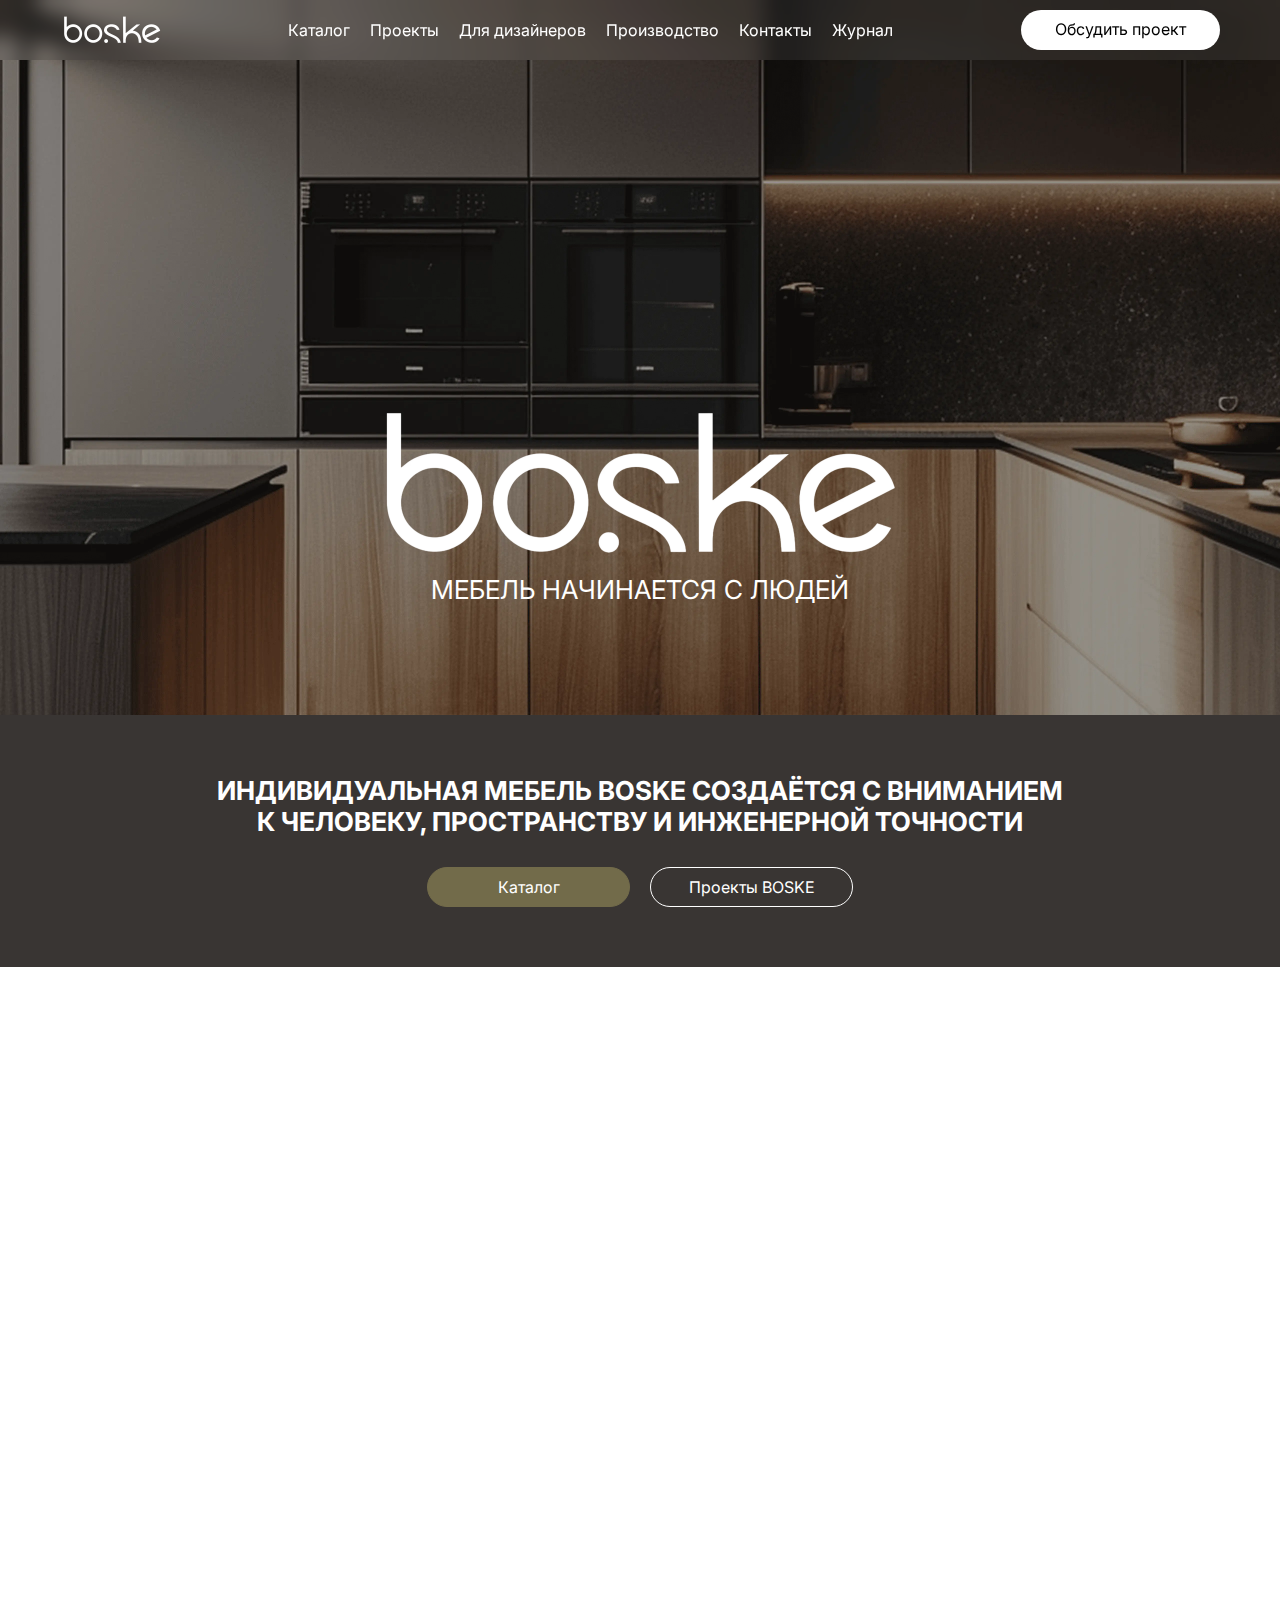
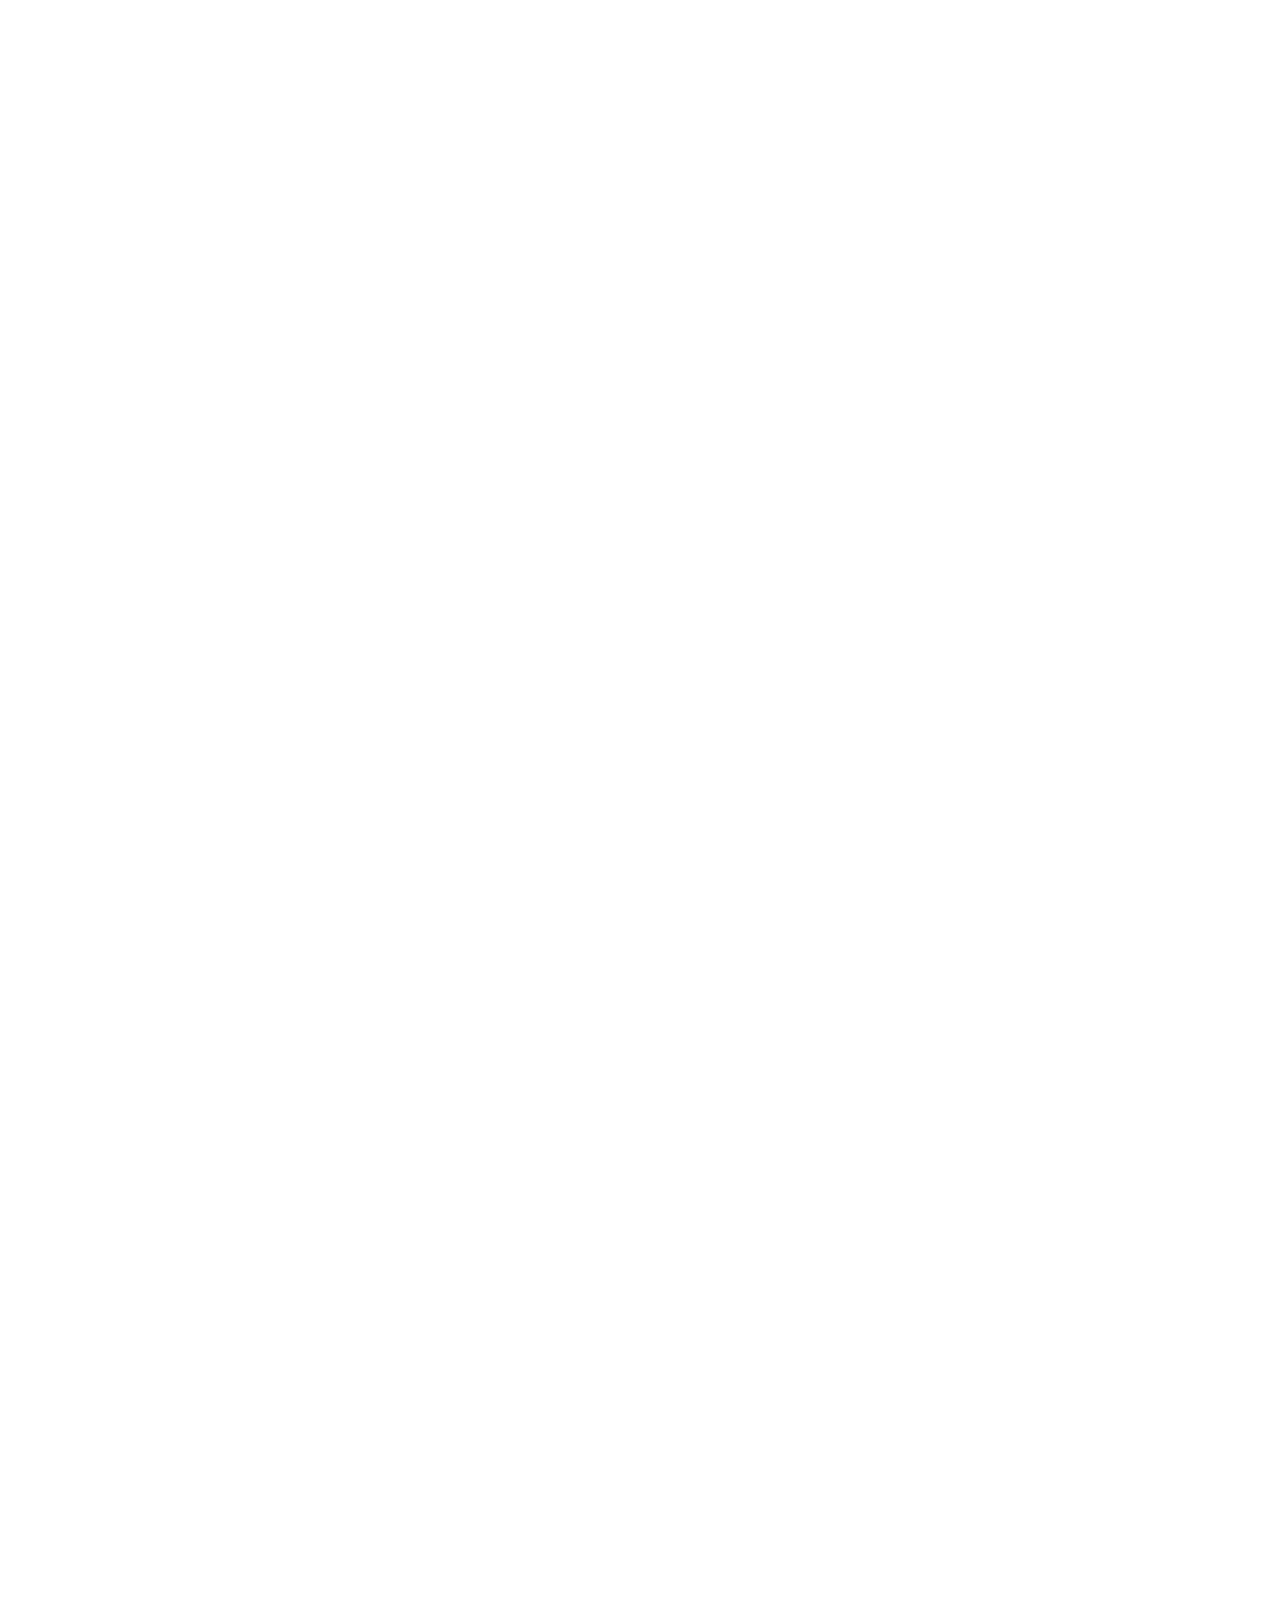
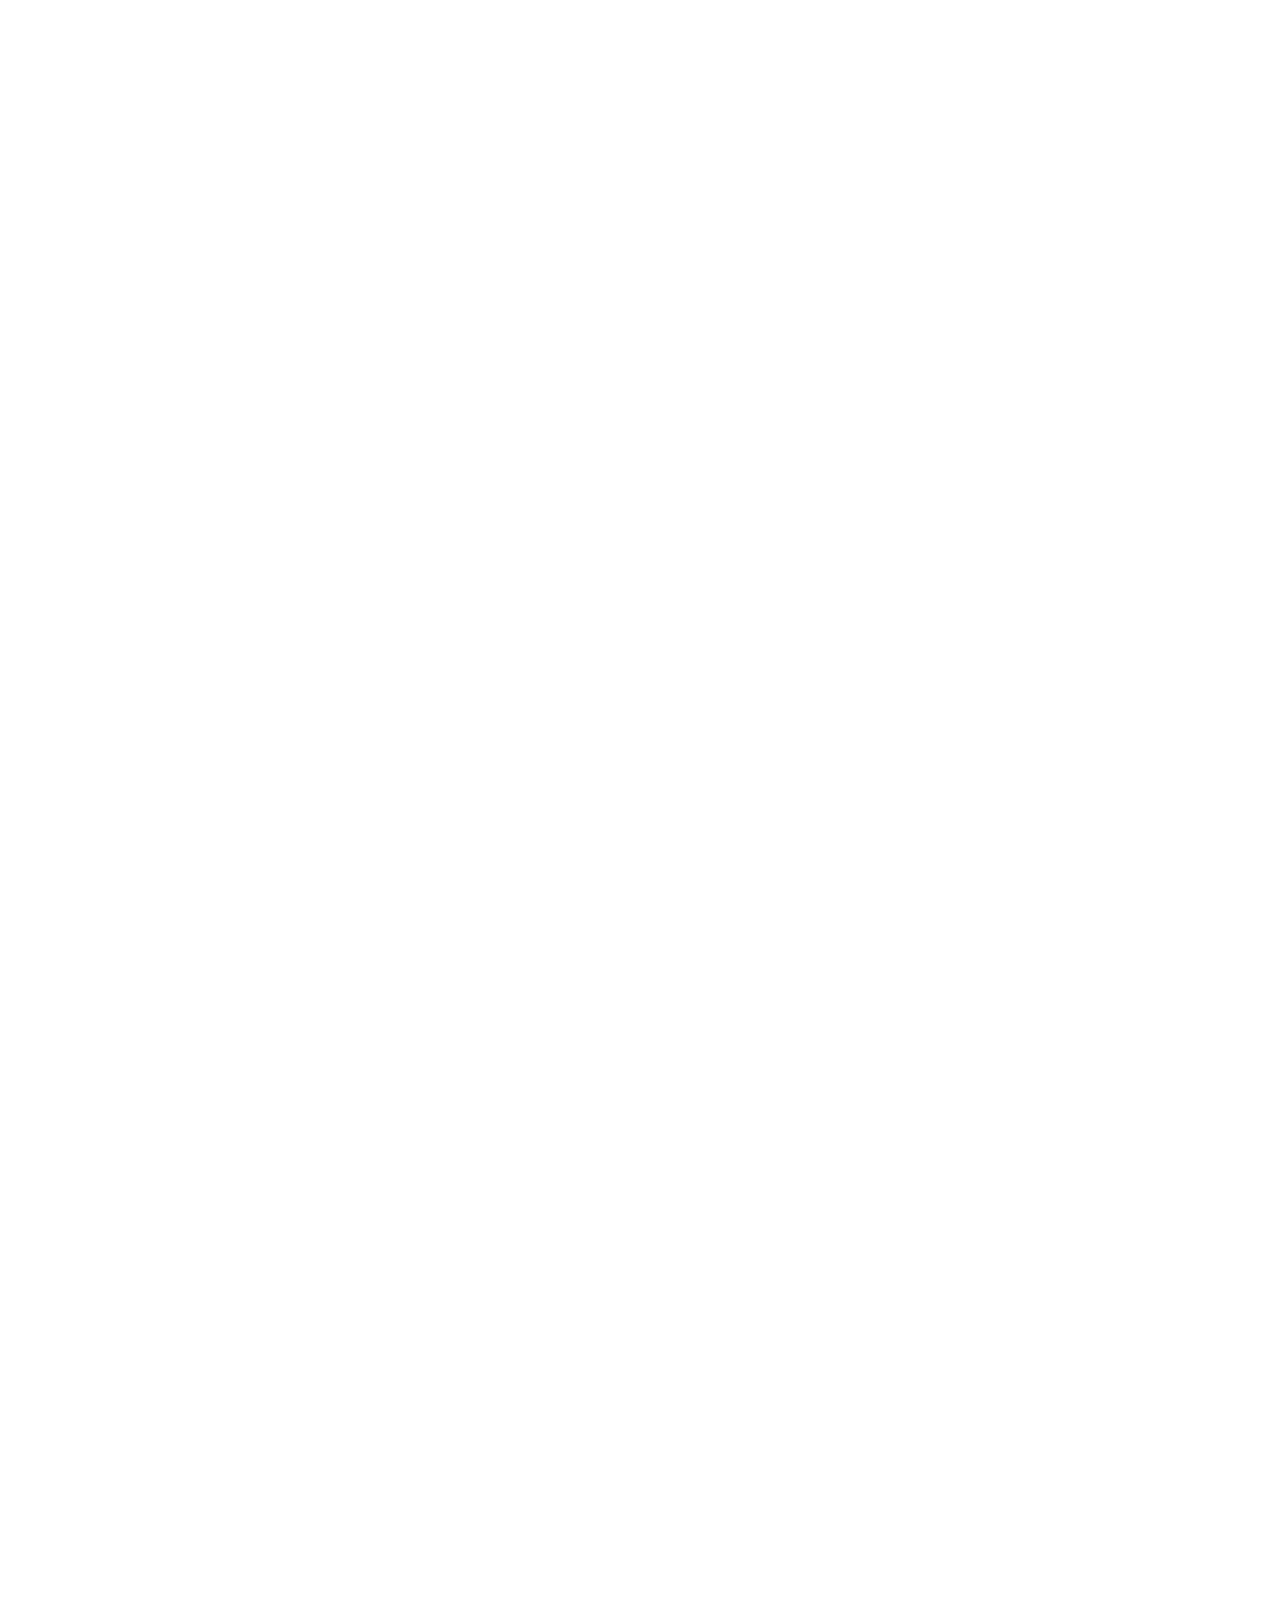
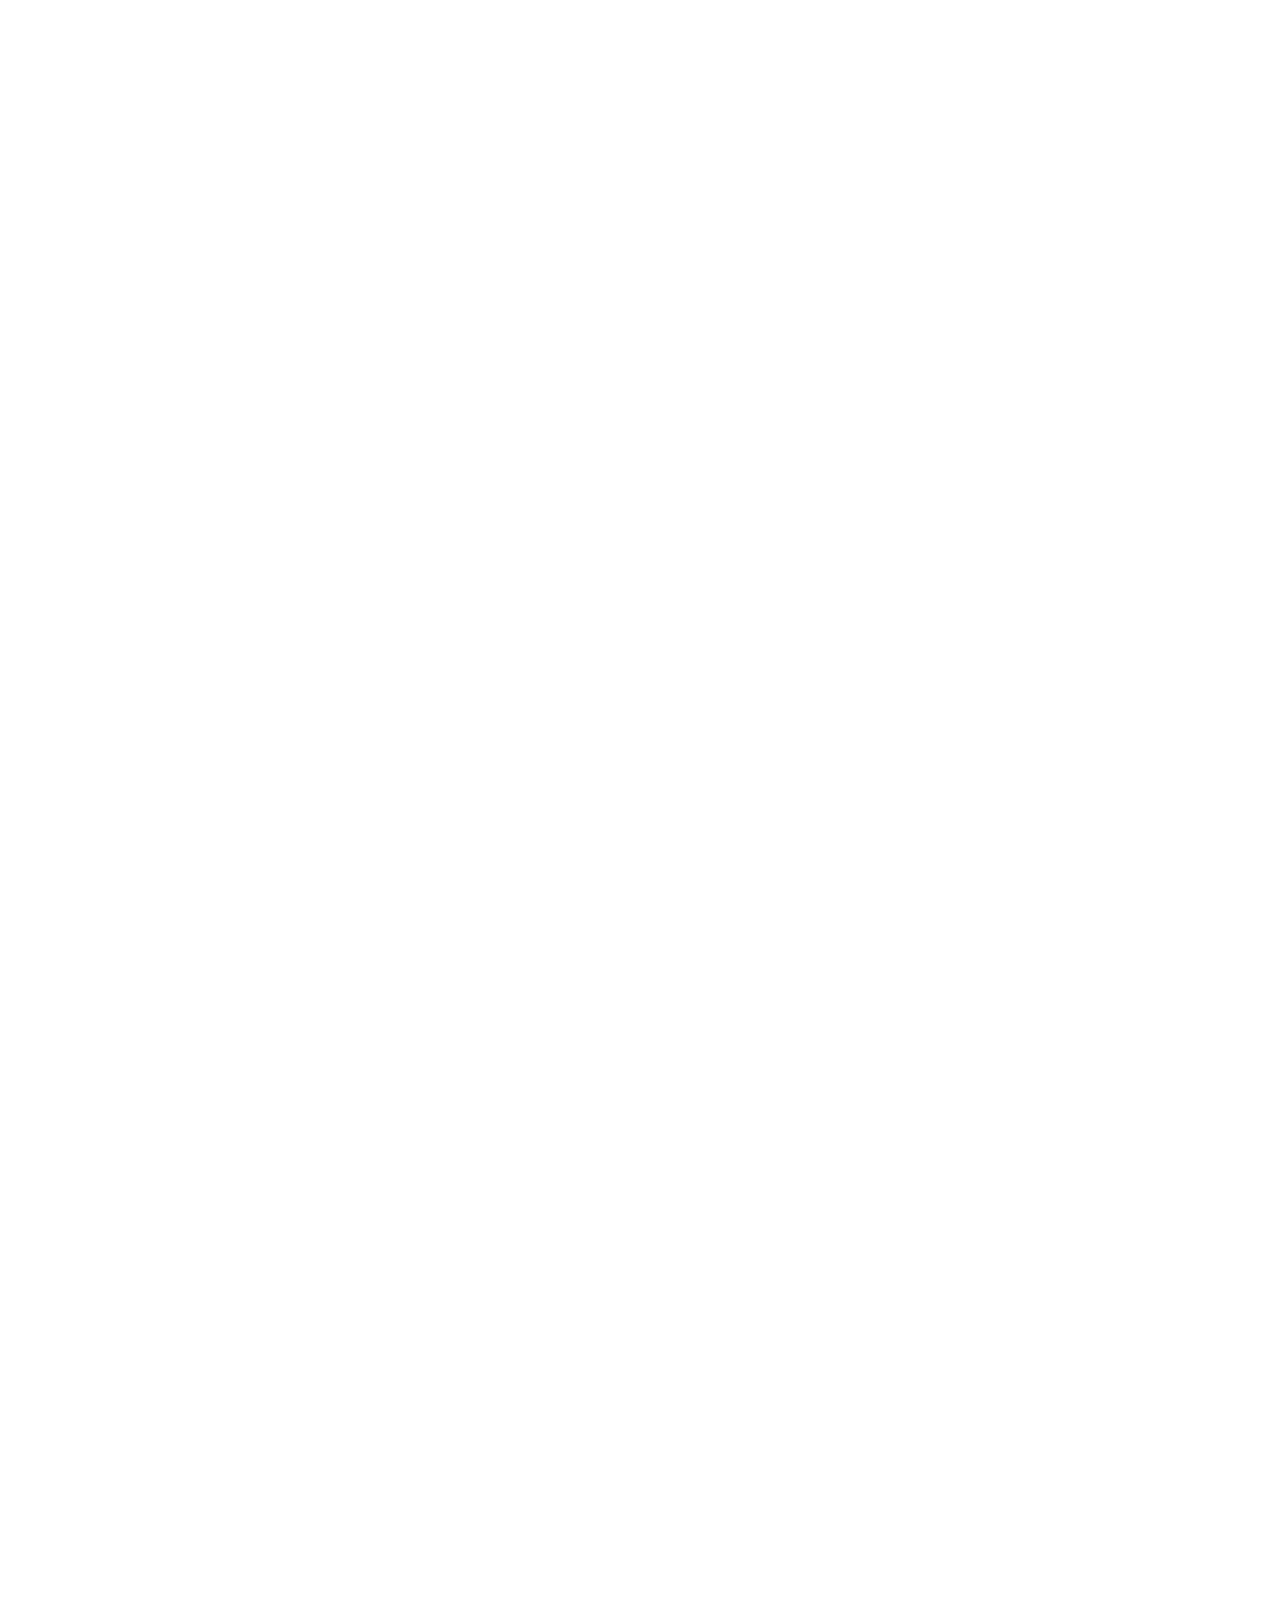
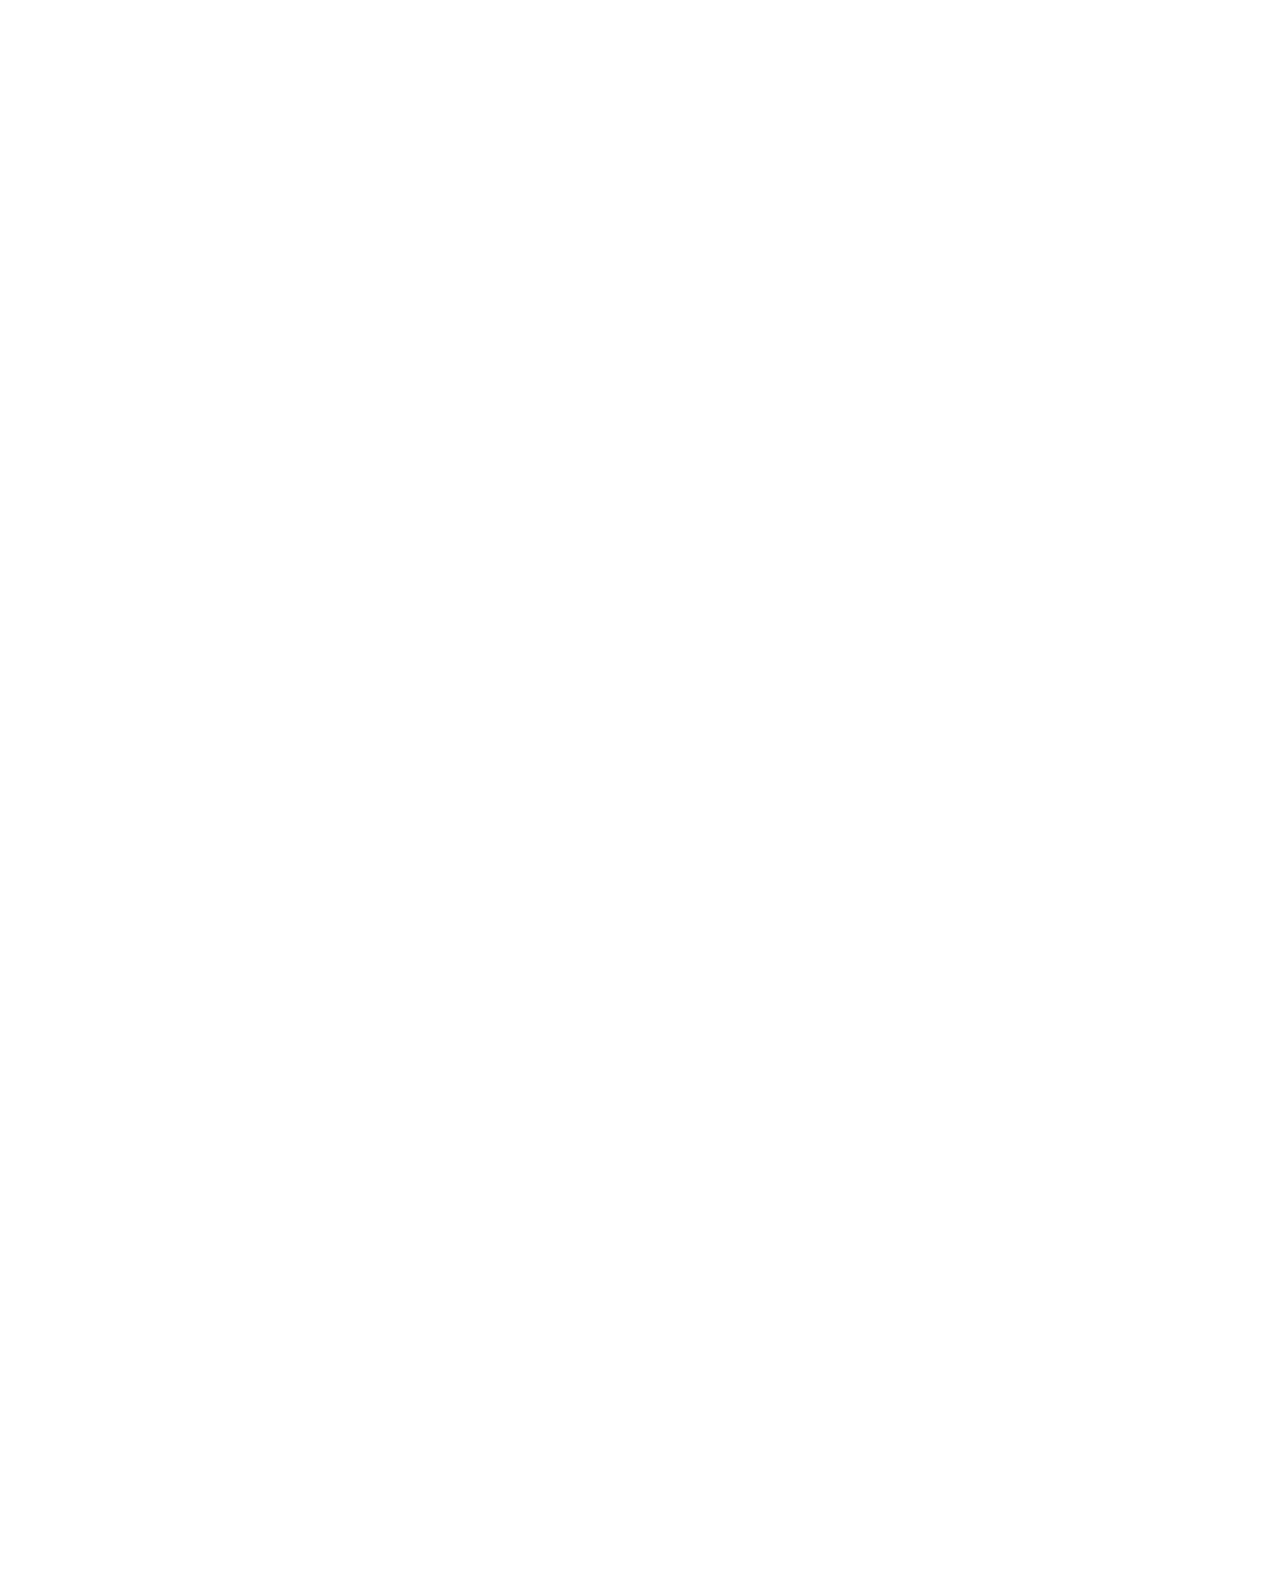
<file: index.html>
<!--header.html-->
<!doctype html>
<html lang="en">
<head>
  <meta charset="UTF-8">
  <meta name="viewport"
        content="width=device-width, user-scalable=no, initial-scale=1.0, maximum-scale=1.0, minimum-scale=1.0">
  <meta http-equiv="X-UA-Compatible" content="ie=edge">
  <link rel="preconnect" href="https://fonts.googleapis.com">
  <link rel="preconnect" href="https://fonts.gstatic.com" crossorigin>
  <link href="https://fonts.googleapis.com/css2?family=Inter:ital,opsz,wght@0,14..32,100..900;1,14..32,100..900&family=Montserrat:ital,wght@0,100..900;1,100..900&display=swap" rel="stylesheet">
  <link
          rel="stylesheet"
          href="https://cdn.jsdelivr.net/npm/swiper@11/swiper-bundle.min.css"
  />
  <title></title>
  <script defer src="js/bundle.js"></script>
  <link href="css/style.min.css" rel="stylesheet"></head>
<body>
<header class="header">
  <div class="container">
    <div class="row">
      <div class="col-lg-2 col-md-6 col-m-6">
        <a href="index.html" class="logo">
          <img src="./img/logo.webp" alt="">
        </a>
      </div>
      <div class="col-lg-7 col-md-6 col-m-12">
        <nav class="header-nav">
          <a href="index.html" class="logo logo-mobile">
            <img src="./img/logo.webp" alt="">
          </a>
          <button class="close-menu-button"></button>
          <ul class="main-menu">
            <li>
              <a href="#">Каталог</a>
            </li>
            <li>
              <a href="#">Проекты</a>
            </li>
            <li>
              <a href="#">Для дизайнеров</a>
            </li>
            <li>
              <a href="#">Производство</a>
            </li>
            <li>
              <a href="#">Контакты</a>
            </li>
            <li>
              <a href="#">Журнал</a>
            </li>
          </ul>
          <a data-src="modal-form" href="#" class="btn btn-white btn-mobile open-modal-dialog">Обсудить проект</a>
        </nav>
      </div>
      <div class="col-lg-3 col-md-6 col-m-6">
        <a href="#" class="btn btn-header open-modal-dialog" data-src="modal-form">Обсудить проект</a>
        <button class="mobile-menu-btn"></button>
      </div>
    </div>
  </div>
</header>

<main>




<section class="main-banner animate-section" style="background-image: url(./img/main-banner-back.webp)">
  <div class="container">
    <div class="banner-content">
      <div class="banner-logo">
        <img src="./img/main-banner-logo.webp" alt="">
      </div>
      <h1 class="main-banner-h1">
        Мебель начинается с людей
      </h1>
      <a data-src="modal-form" href="#" class="btn btn-white btn-mobile open-modal-dialog">Обсудить проект</a>
    </div>
  </div>
</section>

<section class="short-nav-section animate-section">
  <div class="container">
    <h2>
      Индивидуальная мебель BOSKE создаётся с вниманием
      к человеку, пространству и инженерной точности
    </h2>
    <div class="buttons-wrapper">
      <a href="#" class="btn btn-small btn-gold">Каталог</a>
      <a href="#" class="btn btn-small btn-bordered">Проекты BOSKE</a>
    </div>
  </div>
</section>

<section class="catalog-section animate-section">
  <div class="container">
    <div class="title-wrapper">
      <div class="title-h2"><h2>Пространства, созданные для жизни</h2></div>
      <div class="description">
        <p>От кухонь до гардеробных — BOSKE проектирует мебель, в которой продумана каждая деталь</p>
      </div>
    </div>
    <div class="catalog-grid">
      <a href="#" class="card-wrapper">
        <div class="card-image">
          <img src="./img/catalog-item-img1.webp" alt="">
        </div>
        <div class="card-title">
          <span>Кухни</span>
          <div class="btn-link"></div>
        </div>
      </a>
      <a href="#" class="card-wrapper">
        <div class="card-image">
          <img src="./img/catalog-item-img2.webp" alt="">
        </div>
        <div class="card-title">
          <span>ГАРДЕРОБНЫЕ</span>
          <div class="btn-link"></div>
        </div>
      </a>
      <a href="#" class="card-wrapper">
        <div class="card-image">
          <img src="./img/catalog-item-img3.webp" alt="">
        </div>
        <div class="card-title">
          <span>ТВ-ЗОНЫ</span>
          <div class="btn-link"></div>
        </div>
      </a>
      <a href="#" class="card-wrapper">
        <div class="card-image">
          <img src="./img/catalog-item-img4.webp" alt="">
        </div>
        <div class="card-title">
          <span>Детские</span>
          <div class="btn-link"></div>
        </div>
      </a>
      <a href="#" class="card-wrapper">
        <div class="card-image">
          <img src="./img/catalog-item-img5.webp" alt="">
        </div>
        <div class="card-title">
          <span>ПРИХОЖИЕ</span>
          <div class="btn-link"></div>
        </div>
      </a>
      <a href="#" class="card-wrapper">
        <div class="card-image">
          <img src="./img/catalog-item-img6.webp" alt="">
        </div>
        <div class="card-title">
          <span>ВАННЫЕ</span>
          <div class="btn-link"></div>
        </div>
      </a>
    </div>
    <div class="button-wrapper">
      <a href="#" class="btn btn-gold">Смотреть  каталог</a>
    </div>
  </div>
</section>

<section class="projects-section animate-section">
  <div class="container">
    <div class="title-wrapper">
      <h2>Реализованные проекты </h2>
      <div class="description">
        <p>Видеообзоры мебели, созданной под людей, пространство и ритм жизни</p>
      </div>
    </div>
    <div class="projects-grid">
      <div class="project-item">
        <div class="project-video custom-video">
          <button class="button-play-video"></button>
          <video>
            <source src="./img/adobestock-515194866_Jt2tm8rv.mp4">
          </video>
        </div>
        <div class="project-title">Кухня в графитовом цвете</div>
      </div>
      <div class="project-item">
        <div class="project-video custom-video">
          <button class="button-play-video"></button>
          <video>
            <source src="./img/adobestock-515194866_Jt2tm8rv.mp4">
          </video>
        </div>
        <div class="project-title">Кухня в графитовом цвете</div>
      </div>
      <div class="project-item">
        <div class="project-video custom-video">
          <button class="button-play-video"></button>
          <video>
            <source src="./img/adobestock-515194866_Jt2tm8rv.mp4">
          </video>
        </div>
        <div class="project-title">Кухня в графитовом цвете</div>
      </div>
    </div>
    <div class="button-wrapper">
      <a href="#" class="btn btn-dark">Смотреть все проекты</a>
    </div>
  </div>
</section>


<section class="advantages-section animate-section">
  <div class="container">
    <div class="row">
      <div class="col-lg-6 col-md-12 col-m-12">
        <div class="content-wrapper">
          <h2>ПАРТНЕРСТВО, НА КОТОРОЕ МОЖНО ОПЕРЕТЬСЯ</h2>
          <div class="description">
            <p>МЫ ПОМОГАЕМ ДИЗАЙНЕРАМ <br> РЕАЛИЗОВЫВАТЬ ПРОЕКТЫ <br> БЕЗ КОМПРОМИССОВ И СРЫВОВ <br> ПО КАЧЕСТВУ</p>
          </div>
        </div>
      </div>
      <div class="col-lg-6 col-md-12 col-m-12">
        <div class="container-wrapper-right">
          <div class="description">
            <p>BOSKE БЕРЕТ НА СЕБЯ ИНЖЕНЕРНЫЕ
              <br class="br-mobile">
              РЕШЕНИЯ, КОНТРОЛЬ ПРОИЗВОДСТВА
              <br class="br-mobile">
              И ОТВЕТСТВЕННОСТЬ ЗА РЕЗУЛЬТАТ.
              <br class="br-mobile">
              ВЫ СОЗДАЕТЕ ИДЕЮ — МЫ ДЕЛАЕМ
              <br class="br-mobile">
              ЕЕ ТОЧНОЙ И НАДЕЖНОЙ</p>
          </div>
          <a href="#" class="btn btn-gold">Подробнее для дизайнеров</a>
        </div>
      </div>
    </div>
  </div>
</section>

<section class="content-block-w-line animate-section">
  <div class="container">
    <div class="wrapper">
      <h2>ПРОИЗВОДСТВО, КОТОРОМУ МОЖНО ДОВЕРЯТЬ</h2>
      <div class="description">
        <p>
          За каждой мебелью BOSKE — команда
          инженеров, мастеров и дизайнеров.
          Мы проектируем, собираем и проверяем
          каждую деталь на собственной фабрике.
          Технологии, точность и внимание
          к материалам — то, что отличает
          нас от сборочных компаний
        </p>
      </div>
      <a href="#" class="btn btn-dark">Смотреть производство</a>
    </div>
    <div class="video-block-wrapper custom-video">
      <button class="button-play-video"></button>
      <video>
        <source src="./img/adobestock-515194866_Jt2tm8rv.mp4">
      </video>
    </div>
  </div>
</section>

<section class="faq animate-section">
  <div class="container">
    <div class="row">
      <div class="col-lg-6 col-md-12 col-m-12">
        <div class="faq-info" style="background-image: url(./img/faq-image.webp)">
          <div class="faq-content">
            <h2>Не нашли ответа?</h2>
            <a href="#" class="btn btn-gold open-modal-dialog" data-src="modal-form">Задать вопрос менеджеру</a>
          </div>
        </div>
      </div>
      <div class="col-lg-6 col-md-12 col-m-12">
        <div class="accordion-block">
          <div class="accordion-item">
            <div class="accordion-item-header">
              Какой срок изготовления мебели?
              <div class="btn-link"></div>
            </div>
            <div class="accordion-item-content">
              <div class="accordion-content-wrapper">
                <p>
                  Lorem ipsum dolor sit amet, consectetur adipisicing elit. Animi consectetur eum exercitationem incidunt nobis, non possimus quidem quos ratione repellat rerum sit vel voluptates. Cumque esse facere fugit quibusdam quis!
                </p>
              </div>
            </div>
          </div>
          <div class="accordion-item">
            <div class="accordion-item-header">
              Какие материалы вы используете?
              <div class="btn-link"></div>
            </div>
            <div class="accordion-item-content">
              <div class="accordion-content-wrapper">

              </div>
            </div>
          </div>
          <div class="accordion-item">
            <div class="accordion-item-header">
              Можно ли работать по моему дизайн-проекту?
              <div class="btn-link"></div>
            </div>
            <div class="accordion-item-content">
              <div class="accordion-content-wrapper">

              </div>
            </div>
          </div>
          <div class="accordion-item">
            <div class="accordion-item-header">
              Есть ли доставка в регионы?
              <div class="btn-link"></div>
            </div>
            <div class="accordion-item-content">
              <div class="accordion-content-wrapper">

              </div>
            </div>
          </div>
          <div class="accordion-item">
            <div class="accordion-item-header">
              Как оформить заказ и оплату?
              <div class="btn-link"></div>
            </div>
            <div class="accordion-item-content">
              <div class="accordion-content-wrapper">

              </div>
            </div>
          </div>
        </div>
      </div>
    </div>
  </div>
</section>

<section class="callback-section animate-section" style="background-image: url(./img/callback-back.webp)">
  <div class="container">
    <div class="row">
      <div class="col-lg-6 col-md-12 col-m-12">
        <div class="form-wrapper">
          <div class="form-title">
            <p>Оставьте заявку, прикрепите проект
              или напишите нам в WhatsApp</p>
          </div>
          <div class="wpcf7 js" id="wpcf7-f5-o1" lang="ru-RU" dir="ltr" data-wpcf7-id="5">
            <div class="screen-reader-response"><p role="status" aria-live="polite" aria-atomic="true"></p> <ul></ul></div>
            <form action="#">
              <fieldset class="hidden-fields-container"><input type="hidden" name="_wpcf7" value="5"><input type="hidden" name="_wpcf7_version" value="6.1.3"><input type="hidden" name="_wpcf7_locale" value="ru_RU"><input type="hidden" name="_wpcf7_unit_tag" value="wpcf7-f5-o1"><input type="hidden" name="_wpcf7_container_post" value="0"><input type="hidden" name="_wpcf7_posted_data_hash" value="">
              </fieldset>
              <p><span class="wpcf7-form-control-wrap" data-name="placeholder"><input size="40" maxlength="400" class="wpcf7-form-control wpcf7-text" aria-invalid="false" value="" placeholder="Ваше имя" type="text" name="placeholder"></span><br>
                <span class="wpcf7-form-control-wrap" data-name="placeholder"><input size="40" maxlength="400" class="wpcf7-form-control wpcf7-text wpcf7-validates-as-required" aria-required="true" aria-invalid="false" value="" placeholder="Город" type="text" name="placeholder"></span><br>
                <span class="wpcf7-form-control-wrap" data-name="placeholder"><input size="40" maxlength="400" class="wpcf7-form-control wpcf7-tel wpcf7-validates-as-required wpcf7-text wpcf7-validates-as-tel" aria-required="true" aria-invalid="false" value="" placeholder="Телефон" type="tel" name="placeholder"></span><br>
                <span class="wpcf7-form-control-wrap" data-name="file"><input size="40" class="wpcf7-form-control wpcf7-file" accept="audio/*,video/*,image/*" aria-invalid="false" type="file" name="file"></span><br>
                <span class="wpcf7-form-control-wrap" data-name="placeholder"><textarea cols="40" rows="10" maxlength="2000" class="wpcf7-form-control wpcf7-textarea wpcf7-validates-as-required" aria-required="true" aria-invalid="false" name="placeholder" placeholder="Ваше предложение"></textarea></span>
              </p>
              <div>
                <p><input class="wpcf7-form-control wpcf7-submit has-spinner" type="submit" value="Отправить"><span class="wpcf7-spinner"></span>
                </p>
                <p>Нажимая на кнопку «Отправить» вы даете свое согласие на обработку персональных данных согласно&nbsp;Политике конфиденциальности
                </p>
              </div><div class="wpcf7-response-output" aria-hidden="true"></div>
            </form>
          </div>
        </div>
      </div>
      <div class="col-lg-6 col-md-12 col-m-12">
        <div class="contacts-wrapper">
          <h2>
            Обсудим ваш проект
          </h2>
          <div class="description">
            <p>Подберём материалы и рассчитаем стоимость под ваши размеры</p>
          </div>
          <div class="contacts-row">
            <a href="tel:79113333333" class="link">+7(911) 33-333-33</a>
            <div class="social-links">
              <a href="#" class="btn-link btn-link-telegram"></a>
              <a href="#" class="btn-link btn-link-whatsapp"></a>
              <a href="#" class="btn-link btn-link-vk"></a>
            </div>
          </div>
          <div class="contacts-row">
            <a class="mail" href="#">почта</a>
          </div>
          <div class="contacts-row">
            <div class="subtitle">Мы работаем по всей России</div>
          </div>
          <div class="contacts-row">
            <p class="address">адрес</p>
          </div>
        </div>
      </div>
    </div>
  </div>
</section>


<section class="blog-section animate-section">
  <div class="container">
    <h2>журнал boske</h2>
    <div class="description">
      <p>
        Истории, вдохновение
        <br class="br-mobile">
        и советы о современном доме
      </p>
    </div>
    <div class="blog-slider blog-grid">
      <div class="swiper-wrapper">
        <div class="swiper-slide">
          <a href="#" class="card-wrapper">
            <div class="card-image">
              <img src="./img/blog-card-image.webp" alt="">
            </div>
            <div class="card-title">
              <span>Что влияет на долговечность мебели — материалы или сборка?</span>
              <div class="btn-link"></div>
            </div>
            <div class="card-tags">
              Производство • Советы
            </div>
          </a>
        </div>
        <div class="swiper-slide">
          <a href="#" class="card-wrapper">
            <div class="card-image">
              <img src="./img/blog-card-image.webp" alt="">
            </div>
            <div class="card-title">
              <span>Что влияет на долговечность мебели — материалы или сборка?</span>
              <div class="btn-link"></div>
            </div>
            <div class="card-tags">
              Производство • Советы
            </div>
          </a>
        </div>
        <div class="swiper-slide">
          <a href="#" class="card-wrapper">
            <div class="card-image">
              <img src="./img/blog-card-image.webp" alt="">
            </div>
            <div class="card-title">
              <span>Что влияет на долговечность мебели — материалы или сборка?</span>
              <div class="btn-link"></div>
            </div>
            <div class="card-tags">
              Производство • Советы
            </div>
          </a>
        </div>
      </div>
      <div class="swiper-pagination"></div>
    </div>
    <div class="button-wrapper">
      <a href="#" class="btn btn-gold">Читать журнал BOSKE</a>
    </div>
  </div>
</section>


<!--footer.html-->
</main>

<footer class="footer animate-section">
    <div class="container">
      <div class="row">
        <div class="col-lg-5 col-md-12 col-m-12">
          <div class="footer-form">
            <div class="form-title">
              Заказать звонок
            </div>
            <div class="wpcf7 js" id="wpcf7-f86-o1" lang="ru-RU" dir="ltr" data-wpcf7-id="86">
              <div class="screen-reader-response"><p role="status" aria-live="polite" aria-atomic="true"></p> <ul></ul></div>
              <form action="#">
                <fieldset class="hidden-fields-container"><input type="hidden" name="_wpcf7" value="86"><input type="hidden" name="_wpcf7_version" value="6.1.3"><input type="hidden" name="_wpcf7_locale" value="ru_RU"><input type="hidden" name="_wpcf7_unit_tag" value="wpcf7-f86-o1"><input type="hidden" name="_wpcf7_container_post" value="0"><input type="hidden" name="_wpcf7_posted_data_hash" value="">
                </fieldset>
                <p><span class="wpcf7-form-control-wrap" data-name="placeholder"><input size="40" maxlength="400" class="wpcf7-form-control wpcf7-tel wpcf7-validates-as-required wpcf7-text wpcf7-validates-as-tel" aria-required="true" aria-invalid="false" value="ваш телефон" type="tel" name="placeholder"></span><br>
                  <input class="wpcf7-form-control wpcf7-submit has-spinner" type="submit" value="Жду звонка"><span class="wpcf7-spinner"></span>
                </p><div class="wpcf7-response-output" aria-hidden="true"></div>
              </form>
            </div>
          </div>
        </div>
        <div class="col-lg-7 col-md-12 col-m-12">
          <div class="footer-wrapper">
            <nav class="footer-nav">
              <ul class="footer-menu">
                <li>
                  <a href="#">Каталог</a>
                </li>
                <li>
                  <a href="#">Производство</a>
                </li>
                <li>
                  <a href="#">Проекты</a>
                </li>
                <li>
                  <a href="#">Журнал</a>
                </li>
                <li>
                  <a href="#">Для дизайнеров</a>
                </li>
                <li>
                  <a href="#">Контакты</a>
                </li>
              </ul>
            </nav>
            <div class="footer-contacts">
              <div class="contact-link contact-link-phone">
                <a href="tel:79113333333">+7(911) 33-333-33</a>
              </div>
              <div class="contact-link contact-link-mail">
                <a href="mailto:@boskemebel@yandex.ru">@boskemebel@yandex.ru</a>
              </div>
              <div class="footer-socials">
                <div class="btn-wrapper">
                  <a href="#" class="btn-link btn-link-telegram"></a>
                </div>
                <div class="btn-wrapper">
                  <a href="#" class="btn-link btn-link-whatsapp"></a>
                </div>
                <div class="btn-wrapper">
                  <a href="#" class="btn-link btn-link-vk"></a>
                </div>
                <div class="btn-wrapper">
                  <a href="#" class="btn-link btn-link-printerest"></a>
                </div>
                <div class="btn-wrapper">
                  <a href="#" class="btn-link btn-link-yandex"></a>
                </div>
                <div class="btn-wrapper">
                  <a href="#" class="btn-link btn-link-max"></a>
                </div>
              </div>
            </div>
          </div>
        </div>
      </div>
      <div class="row-bottom">
        <div class="footer-logo">
          <img src="./img/logo.webp" alt="">
        </div>
        <div class="footer-links">
          <a href="#">Политика конфиденциальности</a>
          <a href="#">Согласие на обработку персональных данных</a>
          
        </div>
      </div>
    </div>
</footer>

<div class="modal-dialog modal-form modal-opening" style="display:none;">
  <div class="modal-content">
    <div class="modal-body">
      <button type="button" class="modal-close" data-dismiss="modal" aria-label="Close"></button>
      <div class="form-wrapper">
        <div class="modal-title">Задать вопрос менеджеру</div>
        <div class="wpcf7 js" id="wpcf7-f87-o1" lang="ru-RU" dir="ltr" data-wpcf7-id="87">
          <div class="screen-reader-response"><p role="status" aria-live="polite" aria-atomic="true"></p> <ul></ul></div>
          <form action="/dev/#wpcf7-f87-o1" method="post" class="wpcf7-form init" aria-label="Контактная форма" novalidate="novalidate" data-status="init">
            <fieldset class="hidden-fields-container"><input type="hidden" name="_wpcf7" value="87"><input type="hidden" name="_wpcf7_version" value="6.1.3"><input type="hidden" name="_wpcf7_locale" value="ru_RU"><input type="hidden" name="_wpcf7_unit_tag" value="wpcf7-f87-o1"><input type="hidden" name="_wpcf7_container_post" value="0"><input type="hidden" name="_wpcf7_posted_data_hash" value="">
            </fieldset>
            <p><span class="wpcf7-form-control-wrap" data-name="your-name"><input size="40" maxlength="400" class="wpcf7-form-control wpcf7-text wpcf7-validates-as-required" aria-required="true" aria-invalid="false" placeholder="Ваше имя" value="" type="text" name="your-name"></span><br>
              <span class="wpcf7-form-control-wrap" data-name="your-tel"><input size="40" maxlength="400" class="wpcf7-form-control wpcf7-tel wpcf7-validates-as-required wpcf7-text wpcf7-validates-as-tel" aria-required="true" aria-invalid="false" placeholder="Телефон" value="" type="tel" name="your-tel"></span><br>
              <span class="wpcf7-form-control-wrap" data-name="your-message"><textarea cols="40" rows="10" maxlength="2000" class="wpcf7-form-control wpcf7-textarea" aria-invalid="false" placeholder="Комментарий" name="your-message"></textarea></span><br>
              <input class="wpcf7-form-control wpcf7-submit has-spinner" type="submit" value="Получить ответ"><span class="wpcf7-spinner"></span>
            </p><div class="wpcf7-response-output" aria-hidden="true"></div>
          </form>
        </div>
      </div>
    </div>
  </div>
</div>

<script src="https://cdn.jsdelivr.net/npm/swiper@11/swiper-bundle.min.js"></script>
</body>
</html>
</file>
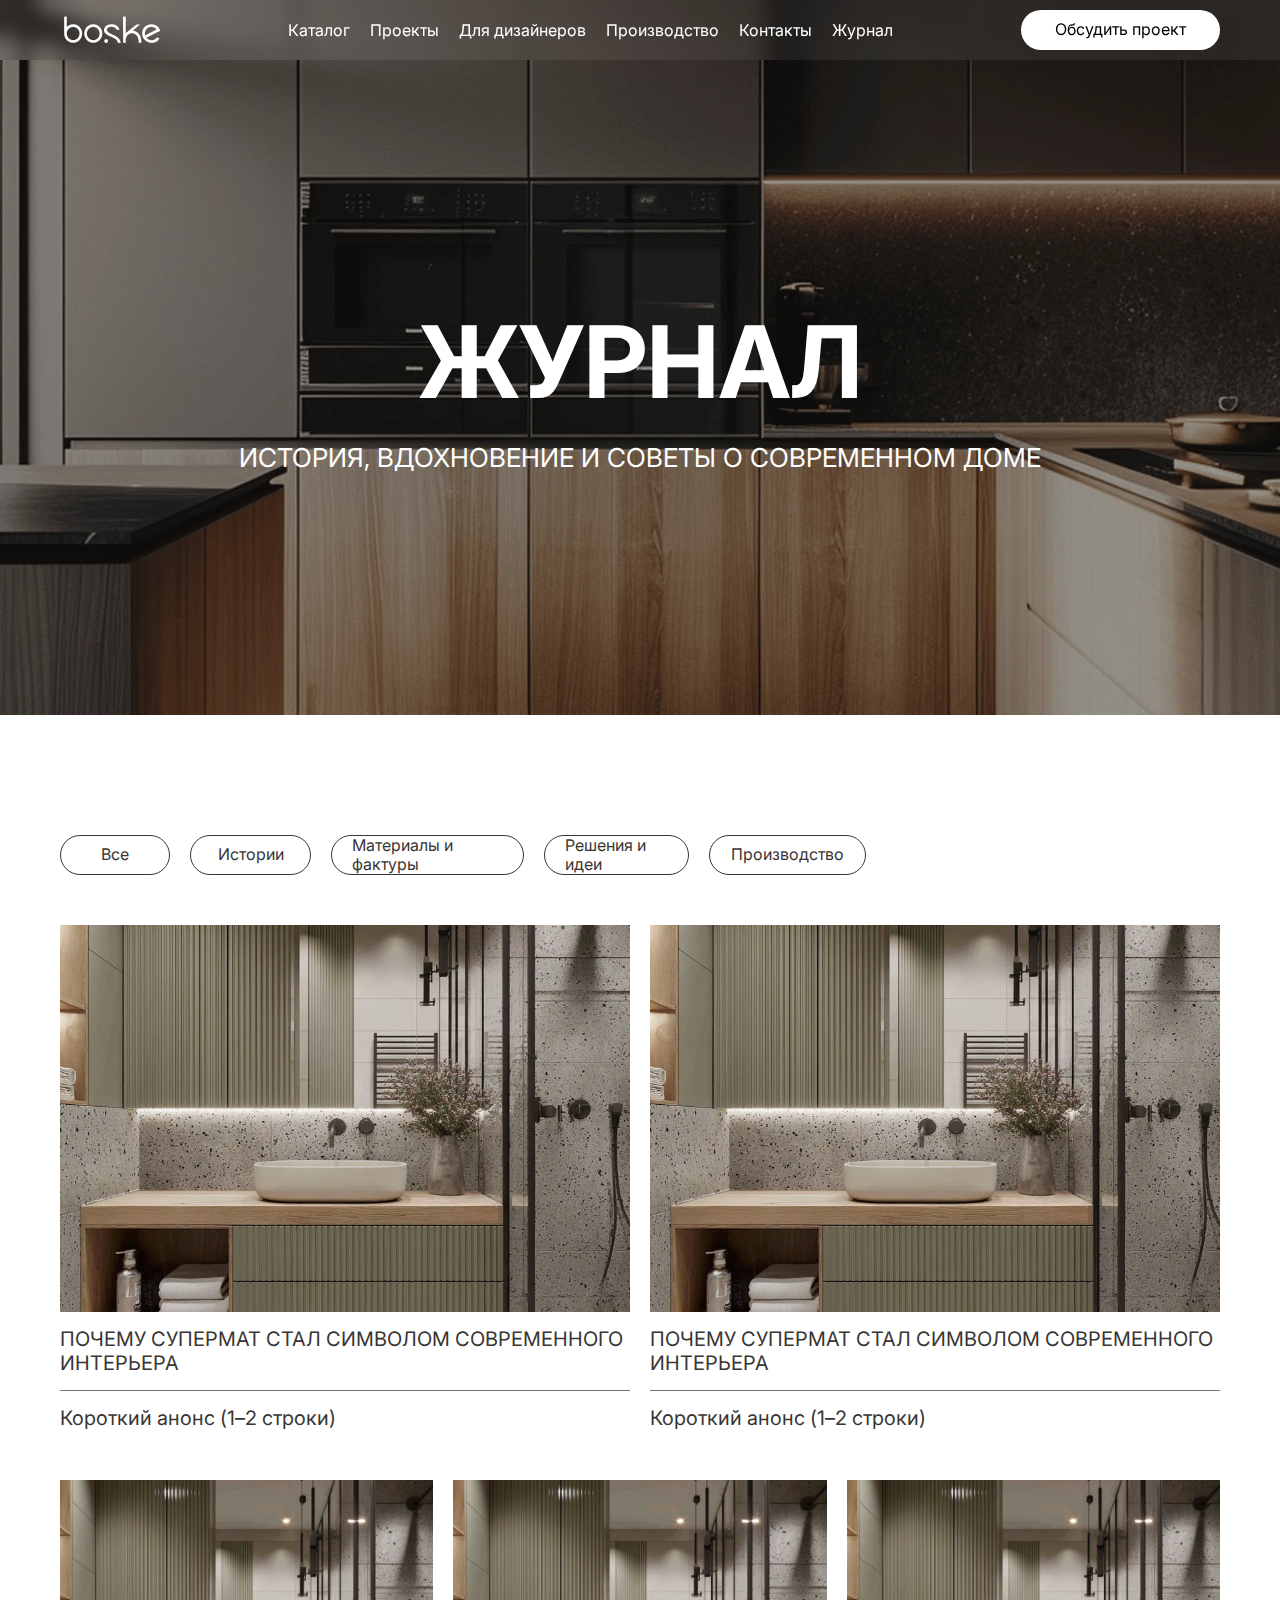
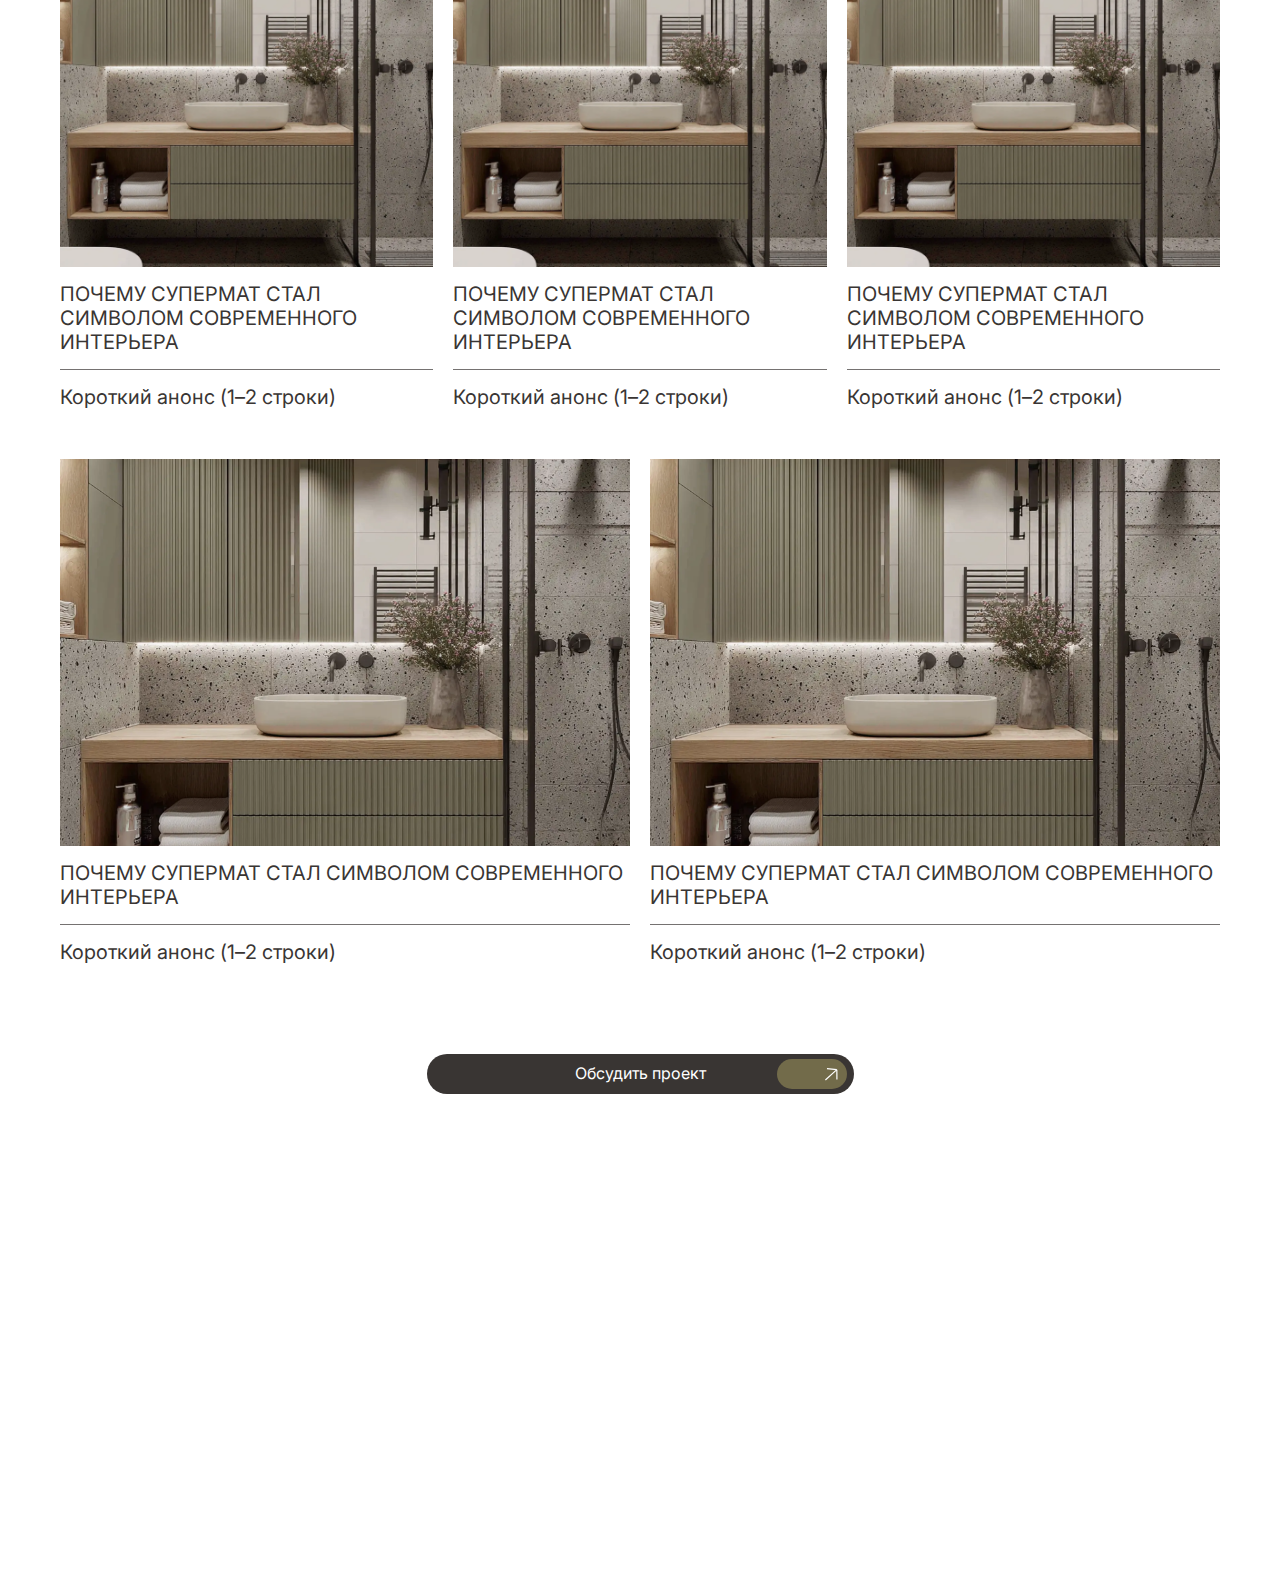
<file: blog.html>
<!--header.html-->
<!doctype html>
<html lang="en">
<head>
  <meta charset="UTF-8">
  <meta name="viewport"
        content="width=device-width, user-scalable=no, initial-scale=1.0, maximum-scale=1.0, minimum-scale=1.0">
  <meta http-equiv="X-UA-Compatible" content="ie=edge">
  <link rel="preconnect" href="https://fonts.googleapis.com">
  <link rel="preconnect" href="https://fonts.gstatic.com" crossorigin>
  <link href="https://fonts.googleapis.com/css2?family=Inter:ital,opsz,wght@0,14..32,100..900;1,14..32,100..900&family=Montserrat:ital,wght@0,100..900;1,100..900&display=swap" rel="stylesheet">
  <link
          rel="stylesheet"
          href="https://cdn.jsdelivr.net/npm/swiper@11/swiper-bundle.min.css"
  />
  <title></title>
  <script defer src="js/bundle.js"></script>
  <link href="css/style.min.css" rel="stylesheet"></head>
<body>

<header class="header">
  <div class="container">
    <div class="row">
      <div class="col-lg-2 col-md-6 col-m-6">
        <a href="index.html" class="logo">
          <img src="./img/logo.webp" alt="">
        </a>
      </div>
      <div class="col-lg-7 col-md-6 col-m-12">
        <nav class="header-nav">
          <a href="index.html" class="logo logo-mobile">
            <img src="./img/logo.webp" alt="">
          </a>
          <button class="close-menu-button"></button>
          <ul class="main-menu">
            <li>
              <a href="#">Каталог</a>
            </li>
            <li>
              <a href="#">Проекты</a>
            </li>
            <li>
              <a href="#">Для дизайнеров</a>
            </li>
            <li>
              <a href="#">Производство</a>
            </li>
            <li>
              <a href="#">Контакты</a>
            </li>
            <li>
              <a href="#">Журнал</a>
            </li>
          </ul>
          <a data-src="modal-form" href="#" class="btn btn-white btn-mobile open-modal-dialog">Обсудить проект</a>
        </nav>
      </div>
      <div class="col-lg-3 col-md-6 col-m-6">
        <a href="#" class="btn btn-header open-modal-dialog" data-src="modal-form">Обсудить проект</a>
        <button class="mobile-menu-btn"></button>
      </div>
    </div>
  </div>
</header>

<main>




<section class="main-banner banner-page banner-page-blog animate-section" style="background-image: url(./img/main-banner-back.webp)">
  <div class="container">
    <div class="banner-content">
      <h1>ЖУРНАЛ</h1>
      <div class="description">
        <p>История, вдохновение и советы о современном доме</p>
      </div>
      <a href="#" class="btn btn-white btn-mobile">Обсудить проект</a>
    </div>
  </div>
</section>

<section class="blog-main animate-section">
  <div class="container">
    <div class="filters-wrapper">
      <div class="filter-item">
        <span>Все</span>
      </div>
      <div class="filter-item">
        <span>Истории</span>
      </div>
      <div class="filter-item">
        <span>Материалы и фактуры</span>
      </div>
      <div class="filter-item">
        <span>Решения и идеи</span>
      </div>
      <div class="filter-item">
        <span>Производство</span>
      </div>
    </div>
    <div class="row">
      <article class="col-lg-6 col-md-6 col-m-12">
        <a href="#" class="card-wrapper">
        <div class="card-image">
          <img src="./img/blog-card-image.webp" alt="">
        </div>
        <div class="card-title">
          <span>Почему супермат стал символом современного интерьера</span>
        </div>
        <div class="card-description">
          <p>Короткий анонс (1–2 строки)</p>
        </div>
      </a>
      </article>
      <article class="col-lg-6 col-md-6 col-m-12">
        <a href="#" class="card-wrapper">
        <div class="card-image">
          <img src="./img/blog-card-image.webp" alt="">
        </div>
        <div class="card-title">
          <span>Почему супермат стал символом современного интерьера</span>
        </div>
        <div class="card-description">
          <p>Короткий анонс (1–2 строки)</p>
        </div>
      </a>
      </article>
      <article class="col-lg-4 col-md-6 col-m-12">
        <a href="#" class="card-wrapper">
        <div class="card-image">
          <img src="./img/blog-card-image.webp" alt="">
        </div>
        <div class="card-title">
          <span>Почему супермат стал символом современного интерьера</span>
        </div>
        <div class="card-description">
          <p>Короткий анонс (1–2 строки)</p>
        </div>
      </a>
      </article>
      <article class="col-lg-4 col-md-6 col-m-12">
        <a href="#" class="card-wrapper">
        <div class="card-image">
          <img src="./img/blog-card-image.webp" alt="">
        </div>
        <div class="card-title">
          <span>Почему супермат стал символом современного интерьера</span>
        </div>
        <div class="card-description">
          <p>Короткий анонс (1–2 строки)</p>
        </div>
      </a>
      </article>
      <article class="col-lg-4 col-md-6 col-m-12">
        <a href="#" class="card-wrapper">
        <div class="card-image">
          <img src="./img/blog-card-image.webp" alt="">
        </div>
        <div class="card-title">
          <span>Почему супермат стал символом современного интерьера</span>
        </div>
        <div class="card-description">
          <p>Короткий анонс (1–2 строки)</p>
        </div>
      </a>
      </article>
      <article class="col-lg-6 col-md-6 col-m-12">
        <a href="#" class="card-wrapper">
          <div class="card-image">
            <img src="./img/blog-card-image.webp" alt="">
          </div>
          <div class="card-title">
            <span>Почему супермат стал символом современного интерьера</span>
          </div>
          <div class="card-description">
            <p>Короткий анонс (1–2 строки)</p>
          </div>
        </a>
      </article>
      <article class="col-lg-6 col-md-6 col-m-12">
        <a href="#" class="card-wrapper">
          <div class="card-image">
            <img src="./img/blog-card-image.webp" alt="">
          </div>
          <div class="card-title">
            <span>Почему супермат стал символом современного интерьера</span>
          </div>
          <div class="card-description">
            <p>Короткий анонс (1–2 строки)</p>
          </div>
        </a>
      </article>
      <div class="col-lg-12 col-md-12 col-m-12">
        <a data-src="modal-form" href="#" class="btn btn-arrow-link open-modal-dialog">Обсудить проект</a>
      </div>
    </div>
  </div>
</section>













<!--footer.html-->
</main>

<footer class="footer animate-section">
    <div class="container">
      <div class="row">
        <div class="col-lg-5 col-md-12 col-m-12">
          <div class="footer-form">
            <div class="form-title">
              Заказать звонок
            </div>
            <div class="wpcf7 js" id="wpcf7-f86-o1" lang="ru-RU" dir="ltr" data-wpcf7-id="86">
              <div class="screen-reader-response"><p role="status" aria-live="polite" aria-atomic="true"></p> <ul></ul></div>
              <form action="#">
                <fieldset class="hidden-fields-container"><input type="hidden" name="_wpcf7" value="86"><input type="hidden" name="_wpcf7_version" value="6.1.3"><input type="hidden" name="_wpcf7_locale" value="ru_RU"><input type="hidden" name="_wpcf7_unit_tag" value="wpcf7-f86-o1"><input type="hidden" name="_wpcf7_container_post" value="0"><input type="hidden" name="_wpcf7_posted_data_hash" value="">
                </fieldset>
                <p><span class="wpcf7-form-control-wrap" data-name="placeholder"><input size="40" maxlength="400" class="wpcf7-form-control wpcf7-tel wpcf7-validates-as-required wpcf7-text wpcf7-validates-as-tel" aria-required="true" aria-invalid="false" value="ваш телефон" type="tel" name="placeholder"></span><br>
                  <input class="wpcf7-form-control wpcf7-submit has-spinner" type="submit" value="Жду звонка"><span class="wpcf7-spinner"></span>
                </p><div class="wpcf7-response-output" aria-hidden="true"></div>
              </form>
            </div>
          </div>
        </div>
        <div class="col-lg-7 col-md-12 col-m-12">
          <div class="footer-wrapper">
            <nav class="footer-nav">
              <ul class="footer-menu">
                <li>
                  <a href="#">Каталог</a>
                </li>
                <li>
                  <a href="#">Производство</a>
                </li>
                <li>
                  <a href="#">Проекты</a>
                </li>
                <li>
                  <a href="#">Журнал</a>
                </li>
                <li>
                  <a href="#">Для дизайнеров</a>
                </li>
                <li>
                  <a href="#">Контакты</a>
                </li>
              </ul>
            </nav>
            <div class="footer-contacts">
              <div class="contact-link contact-link-phone">
                <a href="tel:79113333333">+7(911) 33-333-33</a>
              </div>
              <div class="contact-link contact-link-mail">
                <a href="mailto:@boskemebel@yandex.ru">@boskemebel@yandex.ru</a>
              </div>
              <div class="footer-socials">
                <div class="btn-wrapper">
                  <a href="#" class="btn-link btn-link-telegram"></a>
                </div>
                <div class="btn-wrapper">
                  <a href="#" class="btn-link btn-link-whatsapp"></a>
                </div>
                <div class="btn-wrapper">
                  <a href="#" class="btn-link btn-link-vk"></a>
                </div>
                <div class="btn-wrapper">
                  <a href="#" class="btn-link btn-link-printerest"></a>
                </div>
                <div class="btn-wrapper">
                  <a href="#" class="btn-link btn-link-yandex"></a>
                </div>
                <div class="btn-wrapper">
                  <a href="#" class="btn-link btn-link-max"></a>
                </div>
              </div>
            </div>
          </div>
        </div>
      </div>
      <div class="row-bottom">
        <div class="footer-logo">
          <img src="./img/logo.webp" alt="">
        </div>
        <div class="footer-links">
          <a href="#">Политика конфиденциальности</a>
          <a href="#">Согласие на обработку персональных данных</a>
          
        </div>
      </div>
    </div>
</footer>

<div class="modal-dialog modal-form modal-opening" style="display:none;">
  <div class="modal-content">
    <div class="modal-body">
      <button type="button" class="modal-close" data-dismiss="modal" aria-label="Close"></button>
      <div class="form-wrapper">
        <div class="modal-title">Задать вопрос менеджеру</div>
        <div class="wpcf7 js" id="wpcf7-f87-o1" lang="ru-RU" dir="ltr" data-wpcf7-id="87">
          <div class="screen-reader-response"><p role="status" aria-live="polite" aria-atomic="true"></p> <ul></ul></div>
          <form action="/dev/#wpcf7-f87-o1" method="post" class="wpcf7-form init" aria-label="Контактная форма" novalidate="novalidate" data-status="init">
            <fieldset class="hidden-fields-container"><input type="hidden" name="_wpcf7" value="87"><input type="hidden" name="_wpcf7_version" value="6.1.3"><input type="hidden" name="_wpcf7_locale" value="ru_RU"><input type="hidden" name="_wpcf7_unit_tag" value="wpcf7-f87-o1"><input type="hidden" name="_wpcf7_container_post" value="0"><input type="hidden" name="_wpcf7_posted_data_hash" value="">
            </fieldset>
            <p><span class="wpcf7-form-control-wrap" data-name="your-name"><input size="40" maxlength="400" class="wpcf7-form-control wpcf7-text wpcf7-validates-as-required" aria-required="true" aria-invalid="false" placeholder="Ваше имя" value="" type="text" name="your-name"></span><br>
              <span class="wpcf7-form-control-wrap" data-name="your-tel"><input size="40" maxlength="400" class="wpcf7-form-control wpcf7-tel wpcf7-validates-as-required wpcf7-text wpcf7-validates-as-tel" aria-required="true" aria-invalid="false" placeholder="Телефон" value="" type="tel" name="your-tel"></span><br>
              <span class="wpcf7-form-control-wrap" data-name="your-message"><textarea cols="40" rows="10" maxlength="2000" class="wpcf7-form-control wpcf7-textarea" aria-invalid="false" placeholder="Комментарий" name="your-message"></textarea></span><br>
              <input class="wpcf7-form-control wpcf7-submit has-spinner" type="submit" value="Получить ответ"><span class="wpcf7-spinner"></span>
            </p><div class="wpcf7-response-output" aria-hidden="true"></div>
          </form>
        </div>
      </div>
    </div>
  </div>
</div>

<script src="https://cdn.jsdelivr.net/npm/swiper@11/swiper-bundle.min.js"></script>
</body>
</html>
</file>
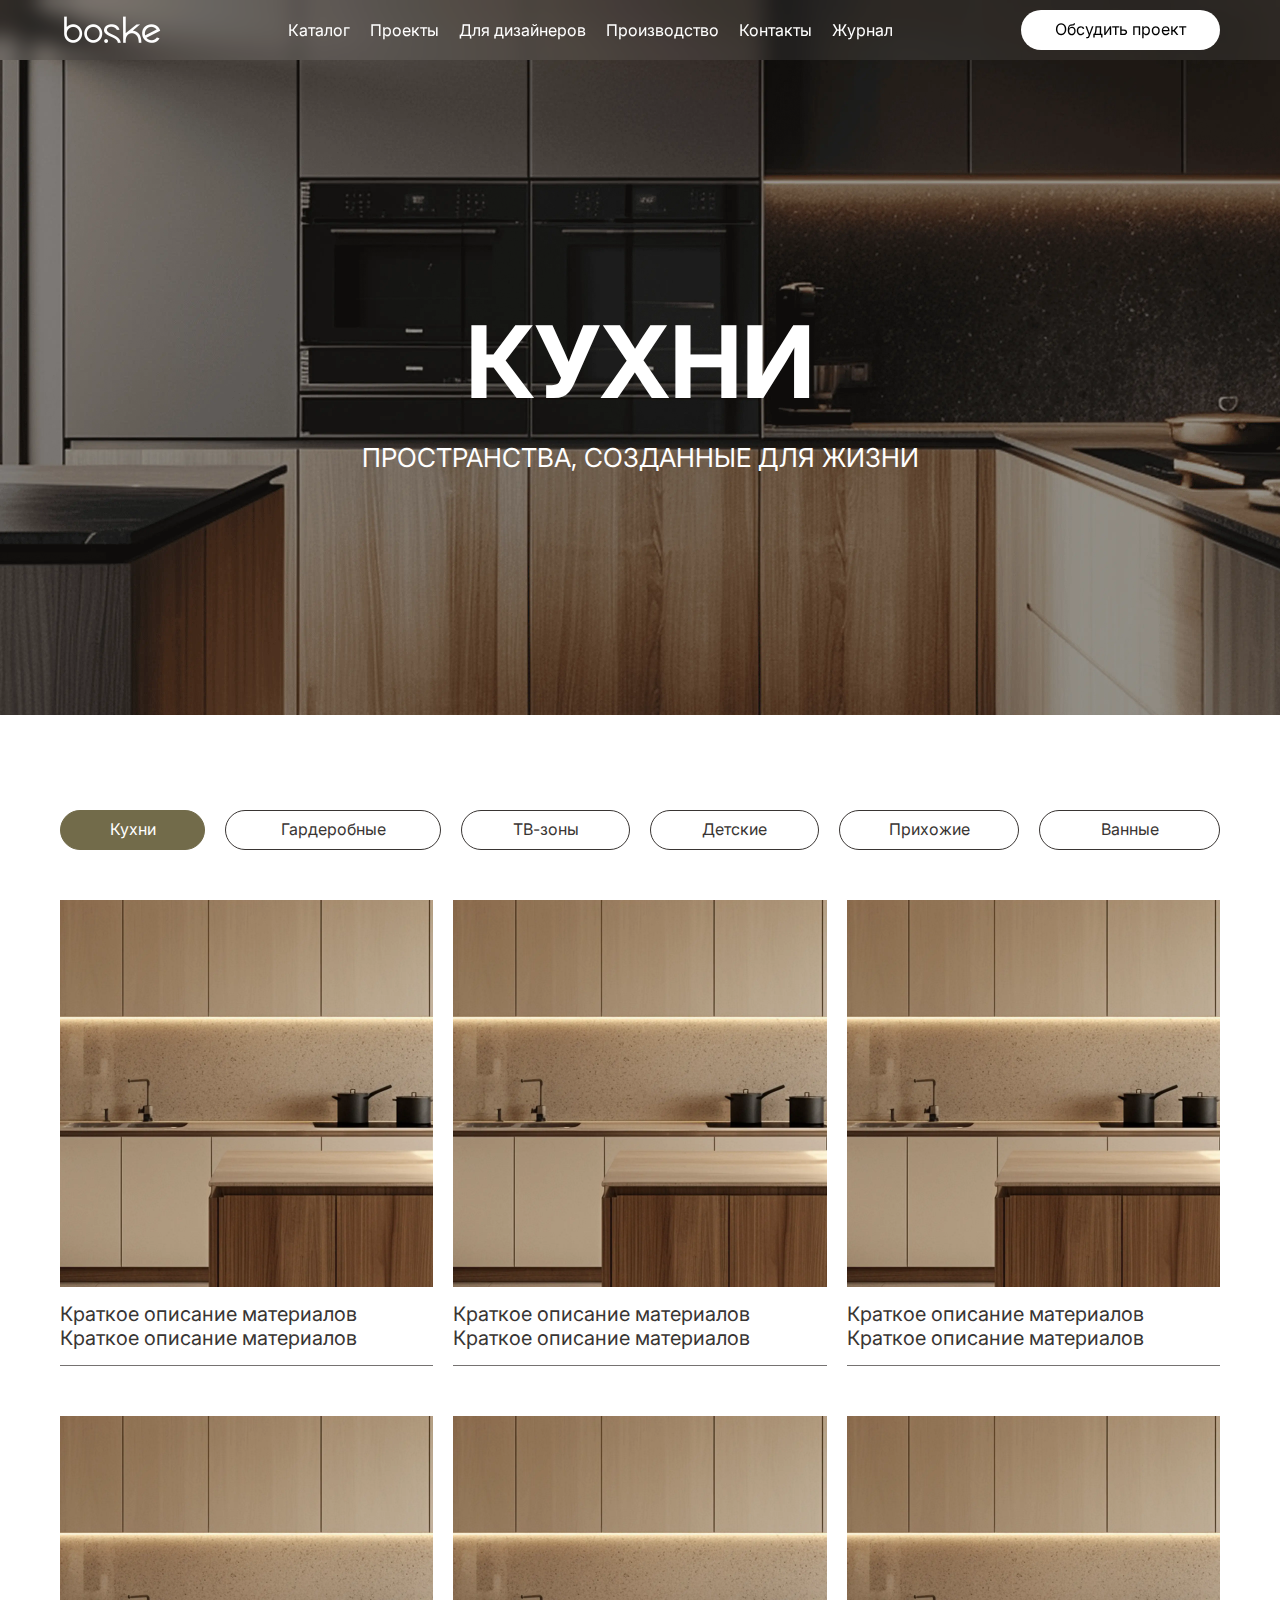
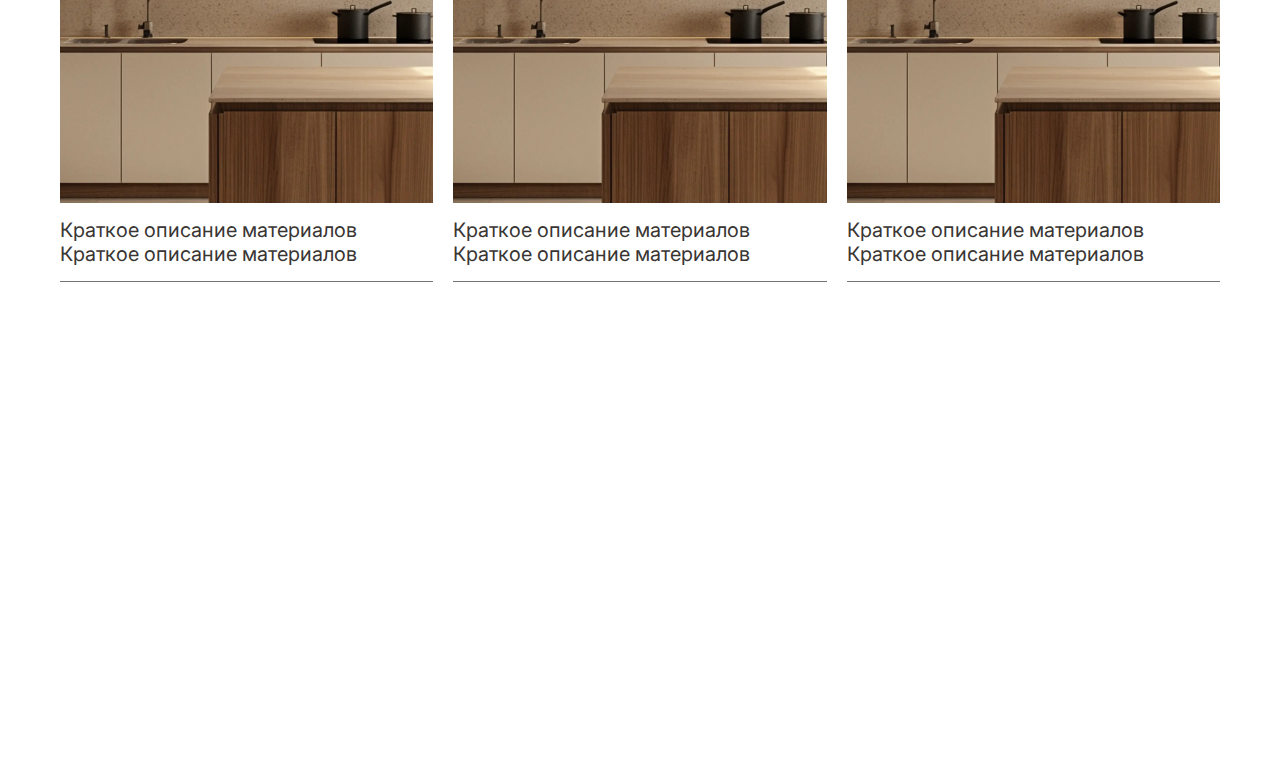
<file: catalog.html>
<!--header.html-->
<!doctype html>
<html lang="en">
<head>
  <meta charset="UTF-8">
  <meta name="viewport"
        content="width=device-width, user-scalable=no, initial-scale=1.0, maximum-scale=1.0, minimum-scale=1.0">
  <meta http-equiv="X-UA-Compatible" content="ie=edge">
  <link rel="preconnect" href="https://fonts.googleapis.com">
  <link rel="preconnect" href="https://fonts.gstatic.com" crossorigin>
  <link href="https://fonts.googleapis.com/css2?family=Inter:ital,opsz,wght@0,14..32,100..900;1,14..32,100..900&family=Montserrat:ital,wght@0,100..900;1,100..900&display=swap" rel="stylesheet">
  <link
          rel="stylesheet"
          href="https://cdn.jsdelivr.net/npm/swiper@11/swiper-bundle.min.css"
  />
  <title></title>
  <script defer src="js/bundle.js"></script>
  <link href="css/style.min.css" rel="stylesheet"></head>
<body>

<header class="header">
  <div class="container">
    <div class="row">
      <div class="col-lg-2 col-md-6 col-m-6">
        <a href="index.html" class="logo">
          <img src="./img/logo.webp" alt="">
        </a>
      </div>
      <div class="col-lg-7 col-md-6 col-m-12">
        <nav class="header-nav">
          <a href="index.html" class="logo logo-mobile">
            <img src="./img/logo.webp" alt="">
          </a>
          <button class="close-menu-button"></button>
          <ul class="main-menu">
            <li>
              <a href="#">Каталог</a>
            </li>
            <li>
              <a href="#">Проекты</a>
            </li>
            <li>
              <a href="#">Для дизайнеров</a>
            </li>
            <li>
              <a href="#">Производство</a>
            </li>
            <li>
              <a href="#">Контакты</a>
            </li>
            <li>
              <a href="#">Журнал</a>
            </li>
          </ul>
          <a data-src="modal-form" href="#" class="btn btn-white btn-mobile open-modal-dialog">Обсудить проект</a>
        </nav>
      </div>
      <div class="col-lg-3 col-md-6 col-m-6">
        <a href="#" class="btn btn-header open-modal-dialog" data-src="modal-form">Обсудить проект</a>
        <button class="mobile-menu-btn"></button>
      </div>
    </div>
  </div>
</header>

<main>




<section class="main-banner banner-page animate-section" style="background-image: url(./img/main-banner-back.webp)">
  <div class="container">
    <div class="banner-content">
      <h1>кухни</h1>
      <div class="description">
        <p>Пространства, созданные для жизни</p>
      </div>
      <a href="#" class="btn btn-white btn-mobile">Обсудить проект</a>
    </div>
  </div>
</section>

<section class="catalog-main animate-section">
  <div class="container">
    <div class="filters-wrapper">
      <div class="filter-item active">
        <span>Кухни</span>
      </div>
      <div class="filter-item">
        <span>Гардеробные</span>
      </div>
      <div class="filter-item">
        <span>ТВ-зоны</span>
      </div>
      <div class="filter-item">
        <span>Детские</span>
      </div>
      <div class="filter-item">
        <span>Прихожие</span>
      </div>
      <div class="filter-item">
        <span>Ванные</span>
      </div>
    </div>
    <div class="catalog-grid">
      <a href="#" class="card-wrapper">
        <div class="card-image">
          <img src="./img/catalog-item-img1.webp" alt="">
        </div>
        <div class="card-description">
          <p>Краткое описание материалов</p>
          <p>Краткое описание материалов</p>
        </div>
      </a>
      <a href="#" class="card-wrapper">
        <div class="card-image">
          <img src="./img/catalog-item-img1.webp" alt="">
        </div>
        <div class="card-description">
          <p>Краткое описание материалов</p>
          <p>Краткое описание материалов</p>
        </div>
      </a>
      <a href="#" class="card-wrapper">
        <div class="card-image">
          <img src="./img/catalog-item-img1.webp" alt="">
        </div>
        <div class="card-description">
          <p>Краткое описание материалов</p>
          <p>Краткое описание материалов</p>
        </div>
      </a>
      <a href="#" class="card-wrapper">
        <div class="card-image">
          <img src="./img/catalog-item-img1.webp" alt="">
        </div>
        <div class="card-description">
          <p>Краткое описание материалов</p>
          <p>Краткое описание материалов</p>
        </div>
      </a>
      <a href="#" class="card-wrapper">
        <div class="card-image">
          <img src="./img/catalog-item-img1.webp" alt="">
        </div>
        <div class="card-description">
          <p>Краткое описание материалов</p>
          <p>Краткое описание материалов</p>
        </div>
      </a>
      <a href="#" class="card-wrapper">
        <div class="card-image">
          <img src="./img/catalog-item-img1.webp" alt="">
        </div>
        <div class="card-description">
          <p>Краткое описание материалов</p>
          <p>Краткое описание материалов</p>
        </div>
      </a>
    </div>
  </div>
</section>







<!--footer.html-->
</main>

<footer class="footer animate-section">
    <div class="container">
      <div class="row">
        <div class="col-lg-5 col-md-12 col-m-12">
          <div class="footer-form">
            <div class="form-title">
              Заказать звонок
            </div>
            <div class="wpcf7 js" id="wpcf7-f86-o1" lang="ru-RU" dir="ltr" data-wpcf7-id="86">
              <div class="screen-reader-response"><p role="status" aria-live="polite" aria-atomic="true"></p> <ul></ul></div>
              <form action="#">
                <fieldset class="hidden-fields-container"><input type="hidden" name="_wpcf7" value="86"><input type="hidden" name="_wpcf7_version" value="6.1.3"><input type="hidden" name="_wpcf7_locale" value="ru_RU"><input type="hidden" name="_wpcf7_unit_tag" value="wpcf7-f86-o1"><input type="hidden" name="_wpcf7_container_post" value="0"><input type="hidden" name="_wpcf7_posted_data_hash" value="">
                </fieldset>
                <p><span class="wpcf7-form-control-wrap" data-name="placeholder"><input size="40" maxlength="400" class="wpcf7-form-control wpcf7-tel wpcf7-validates-as-required wpcf7-text wpcf7-validates-as-tel" aria-required="true" aria-invalid="false" value="ваш телефон" type="tel" name="placeholder"></span><br>
                  <input class="wpcf7-form-control wpcf7-submit has-spinner" type="submit" value="Жду звонка"><span class="wpcf7-spinner"></span>
                </p><div class="wpcf7-response-output" aria-hidden="true"></div>
              </form>
            </div>
          </div>
        </div>
        <div class="col-lg-7 col-md-12 col-m-12">
          <div class="footer-wrapper">
            <nav class="footer-nav">
              <ul class="footer-menu">
                <li>
                  <a href="#">Каталог</a>
                </li>
                <li>
                  <a href="#">Производство</a>
                </li>
                <li>
                  <a href="#">Проекты</a>
                </li>
                <li>
                  <a href="#">Журнал</a>
                </li>
                <li>
                  <a href="#">Для дизайнеров</a>
                </li>
                <li>
                  <a href="#">Контакты</a>
                </li>
              </ul>
            </nav>
            <div class="footer-contacts">
              <div class="contact-link contact-link-phone">
                <a href="tel:79113333333">+7(911) 33-333-33</a>
              </div>
              <div class="contact-link contact-link-mail">
                <a href="mailto:@boskemebel@yandex.ru">@boskemebel@yandex.ru</a>
              </div>
              <div class="footer-socials">
                <div class="btn-wrapper">
                  <a href="#" class="btn-link btn-link-telegram"></a>
                </div>
                <div class="btn-wrapper">
                  <a href="#" class="btn-link btn-link-whatsapp"></a>
                </div>
                <div class="btn-wrapper">
                  <a href="#" class="btn-link btn-link-vk"></a>
                </div>
                <div class="btn-wrapper">
                  <a href="#" class="btn-link btn-link-printerest"></a>
                </div>
                <div class="btn-wrapper">
                  <a href="#" class="btn-link btn-link-yandex"></a>
                </div>
                <div class="btn-wrapper">
                  <a href="#" class="btn-link btn-link-max"></a>
                </div>
              </div>
            </div>
          </div>
        </div>
      </div>
      <div class="row-bottom">
        <div class="footer-logo">
          <img src="./img/logo.webp" alt="">
        </div>
        <div class="footer-links">
          <a href="#">Политика конфиденциальности</a>
          <a href="#">Согласие на обработку персональных данных</a>
          
        </div>
      </div>
    </div>
</footer>

<div class="modal-dialog modal-form modal-opening" style="display:none;">
  <div class="modal-content">
    <div class="modal-body">
      <button type="button" class="modal-close" data-dismiss="modal" aria-label="Close"></button>
      <div class="form-wrapper">
        <div class="modal-title">Задать вопрос менеджеру</div>
        <div class="wpcf7 js" id="wpcf7-f87-o1" lang="ru-RU" dir="ltr" data-wpcf7-id="87">
          <div class="screen-reader-response"><p role="status" aria-live="polite" aria-atomic="true"></p> <ul></ul></div>
          <form action="/dev/#wpcf7-f87-o1" method="post" class="wpcf7-form init" aria-label="Контактная форма" novalidate="novalidate" data-status="init">
            <fieldset class="hidden-fields-container"><input type="hidden" name="_wpcf7" value="87"><input type="hidden" name="_wpcf7_version" value="6.1.3"><input type="hidden" name="_wpcf7_locale" value="ru_RU"><input type="hidden" name="_wpcf7_unit_tag" value="wpcf7-f87-o1"><input type="hidden" name="_wpcf7_container_post" value="0"><input type="hidden" name="_wpcf7_posted_data_hash" value="">
            </fieldset>
            <p><span class="wpcf7-form-control-wrap" data-name="your-name"><input size="40" maxlength="400" class="wpcf7-form-control wpcf7-text wpcf7-validates-as-required" aria-required="true" aria-invalid="false" placeholder="Ваше имя" value="" type="text" name="your-name"></span><br>
              <span class="wpcf7-form-control-wrap" data-name="your-tel"><input size="40" maxlength="400" class="wpcf7-form-control wpcf7-tel wpcf7-validates-as-required wpcf7-text wpcf7-validates-as-tel" aria-required="true" aria-invalid="false" placeholder="Телефон" value="" type="tel" name="your-tel"></span><br>
              <span class="wpcf7-form-control-wrap" data-name="your-message"><textarea cols="40" rows="10" maxlength="2000" class="wpcf7-form-control wpcf7-textarea" aria-invalid="false" placeholder="Комментарий" name="your-message"></textarea></span><br>
              <input class="wpcf7-form-control wpcf7-submit has-spinner" type="submit" value="Получить ответ"><span class="wpcf7-spinner"></span>
            </p><div class="wpcf7-response-output" aria-hidden="true"></div>
          </form>
        </div>
      </div>
    </div>
  </div>
</div>

<script src="https://cdn.jsdelivr.net/npm/swiper@11/swiper-bundle.min.js"></script>
</body>
</html>
</file>
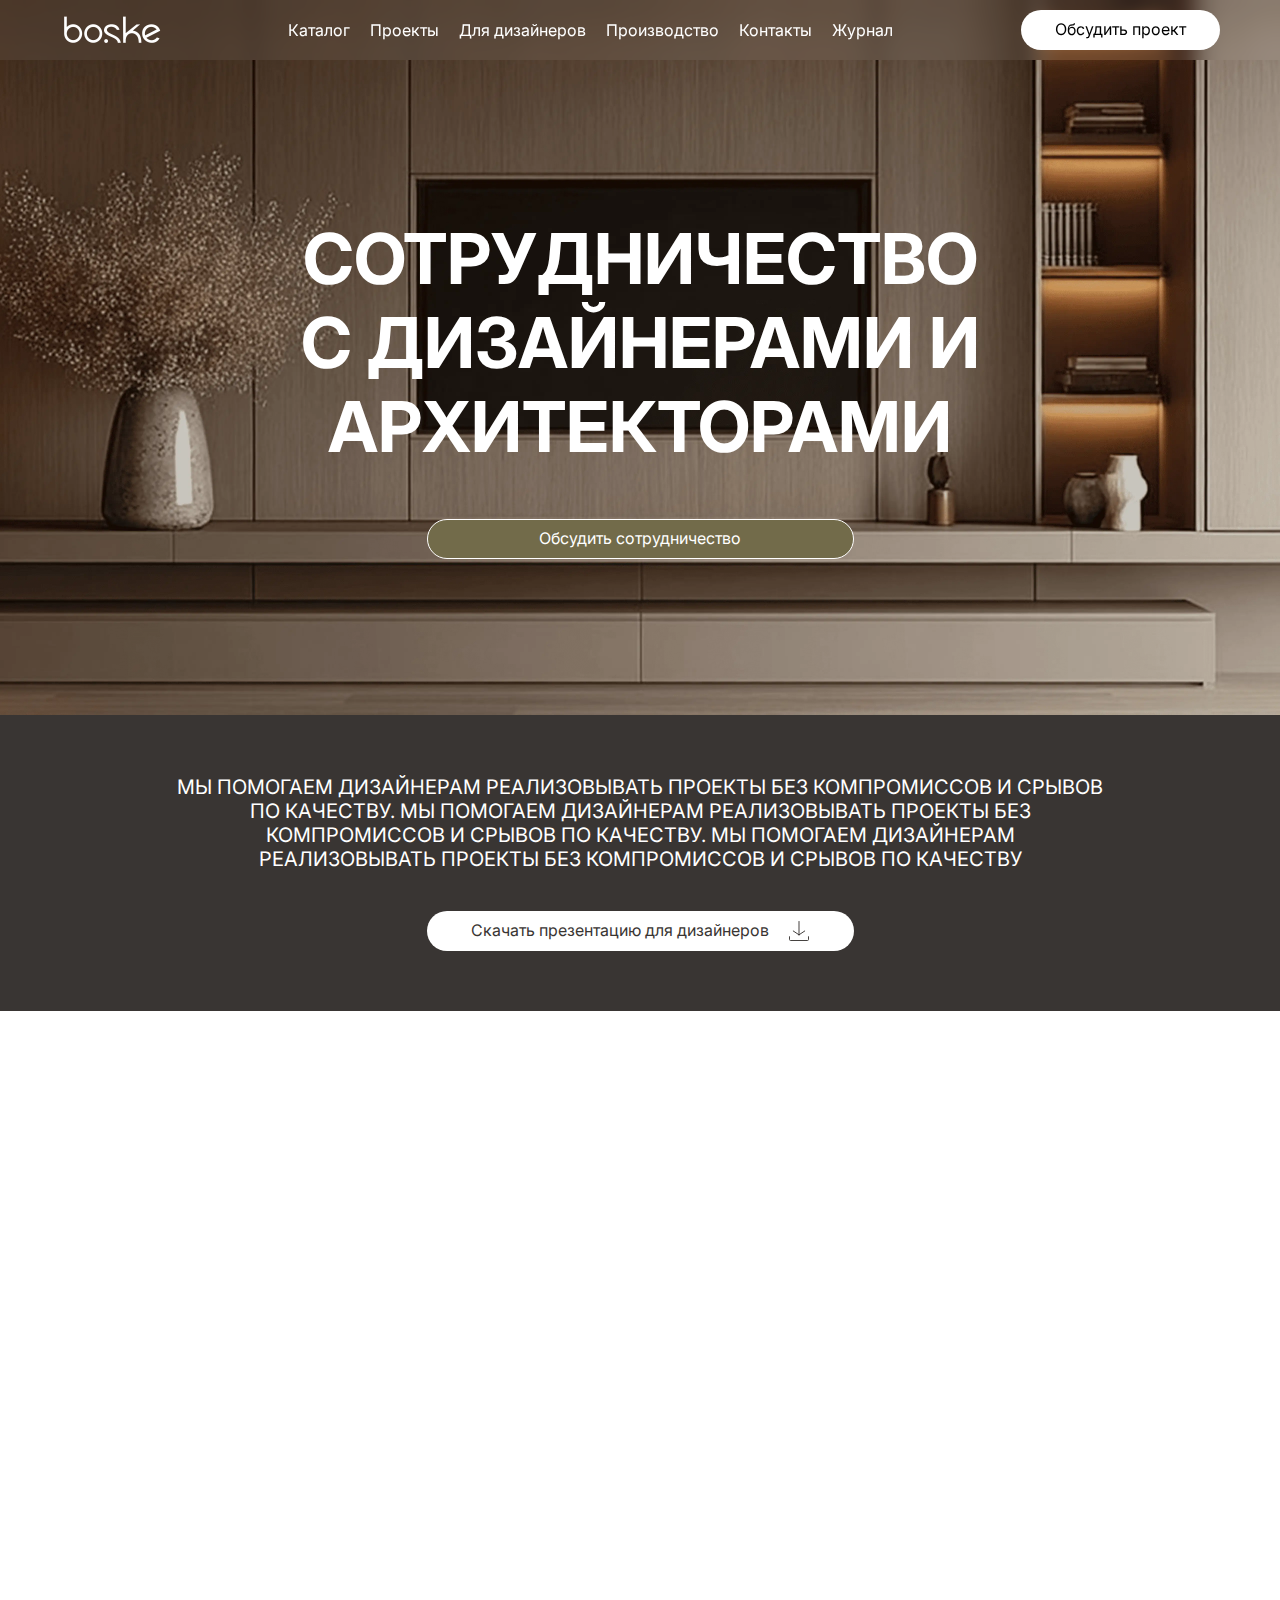
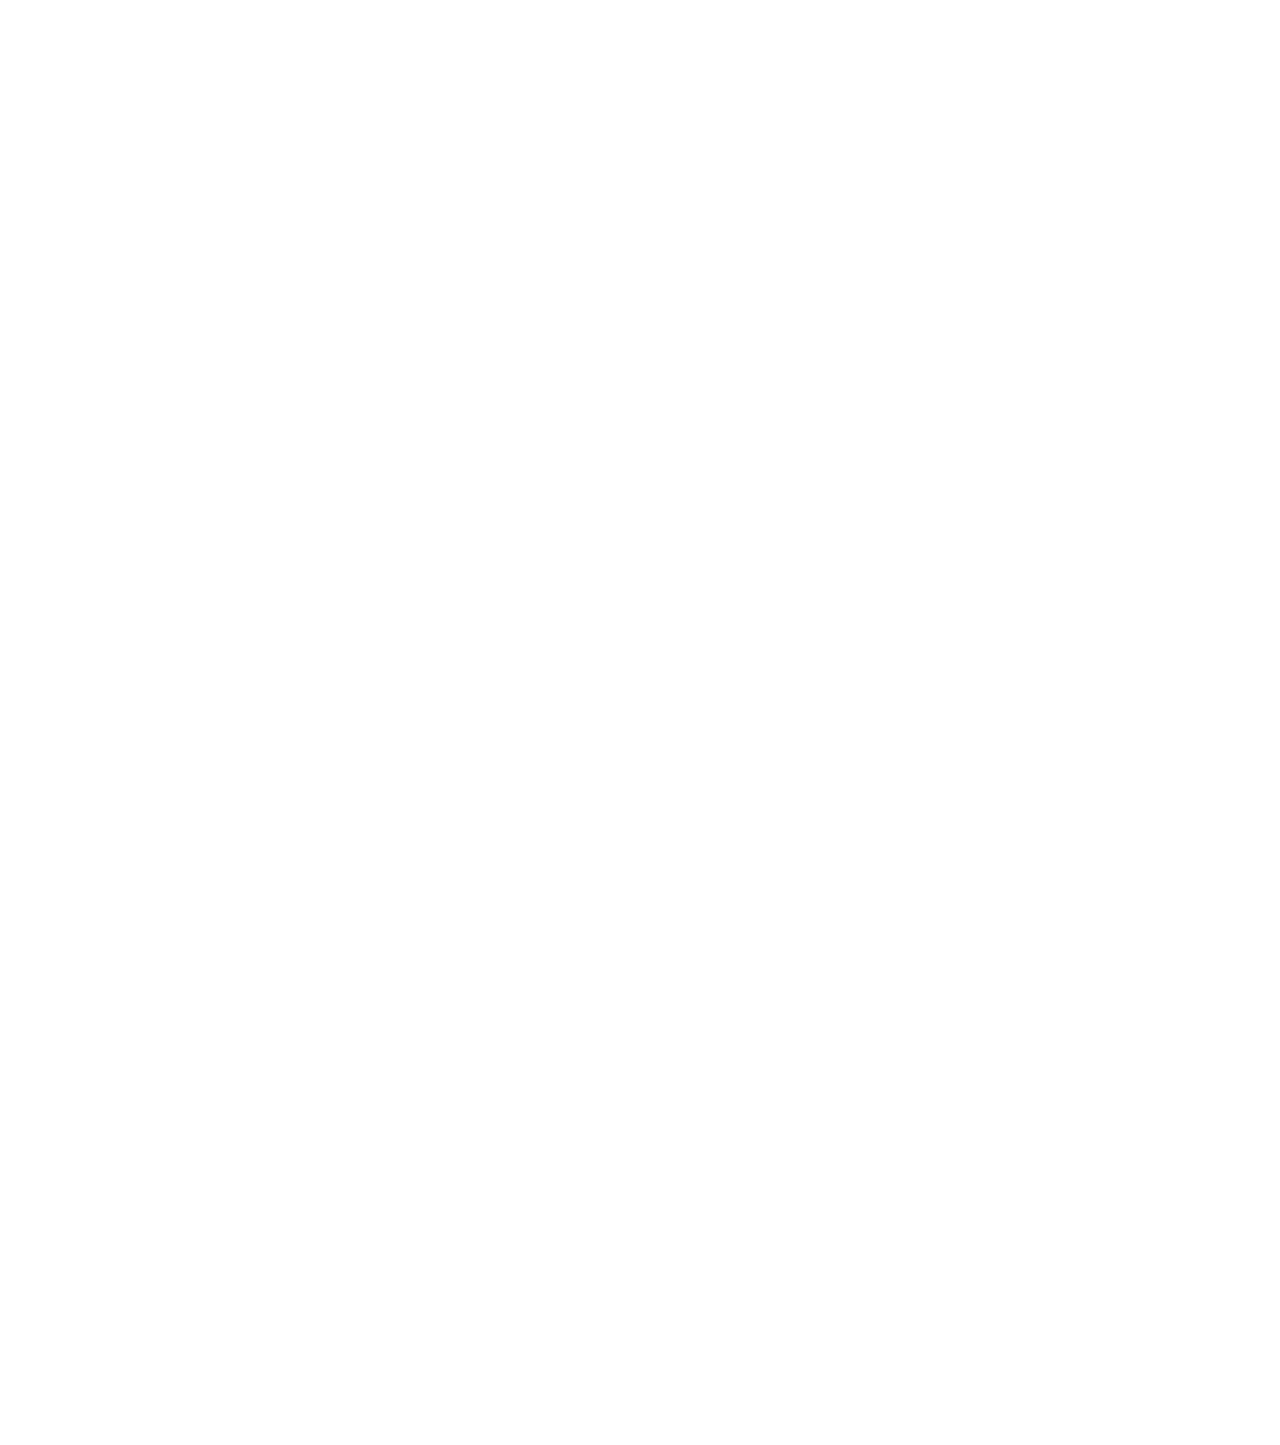
<file: partnership-page.html>
<!--header.html-->
<!doctype html>
<html lang="en">
<head>
  <meta charset="UTF-8">
  <meta name="viewport"
        content="width=device-width, user-scalable=no, initial-scale=1.0, maximum-scale=1.0, minimum-scale=1.0">
  <meta http-equiv="X-UA-Compatible" content="ie=edge">
  <link rel="preconnect" href="https://fonts.googleapis.com">
  <link rel="preconnect" href="https://fonts.gstatic.com" crossorigin>
  <link href="https://fonts.googleapis.com/css2?family=Inter:ital,opsz,wght@0,14..32,100..900;1,14..32,100..900&family=Montserrat:ital,wght@0,100..900;1,100..900&display=swap" rel="stylesheet">
  <link
          rel="stylesheet"
          href="https://cdn.jsdelivr.net/npm/swiper@11/swiper-bundle.min.css"
  />
  <title></title>
  <script defer src="js/bundle.js"></script>
  <link href="css/style.min.css" rel="stylesheet"></head>
<body>

<header class="header">
  <div class="container">
    <div class="row">
      <div class="col-lg-2 col-md-6 col-m-6">
        <a href="index.html" class="logo">
          <img src="./img/logo.webp" alt="">
        </a>
      </div>
      <div class="col-lg-7 col-md-6 col-m-12">
        <nav class="header-nav">
          <a href="index.html" class="logo logo-mobile">
            <img src="./img/logo.webp" alt="">
          </a>
          <button class="close-menu-button"></button>
          <ul class="main-menu">
            <li>
              <a href="#">Каталог</a>
            </li>
            <li>
              <a href="#">Проекты</a>
            </li>
            <li>
              <a href="#">Для дизайнеров</a>
            </li>
            <li>
              <a href="#">Производство</a>
            </li>
            <li>
              <a href="#">Контакты</a>
            </li>
            <li>
              <a href="#">Журнал</a>
            </li>
          </ul>
          <a data-src="modal-form" href="#" class="btn btn-white btn-mobile open-modal-dialog">Обсудить проект</a>
        </nav>
      </div>
      <div class="col-lg-3 col-md-6 col-m-6">
        <a href="#" class="btn btn-header open-modal-dialog" data-src="modal-form">Обсудить проект</a>
        <button class="mobile-menu-btn"></button>
      </div>
    </div>
  </div>
</header>

<main>




<section class="main-banner banner-page banner-partnership animate-section" style="background-image: url(./img/partnership-banner-back.webp)">
  <div class="container">
    <div class="banner-content">
      <h1>Сотрудничество
        с дизайнерами
        и архитекторами</h1>
      <a href="#" class="btn btn-gold">Обсудить сотрудничество</a>
    </div>
  </div>
</section>

<section class="short-nav-section animate-section">
  <div class="container">
    <div class="description">
      <p>МЫ ПОМОГАЕМ ДИЗАЙНЕРАМ РЕАЛИЗОВЫВАТЬ ПРОЕКТЫ БЕЗ КОМПРОМИССОВ И СРЫВОВ
        ПО КАЧЕСТВУ. МЫ ПОМОГАЕМ ДИЗАЙНЕРАМ РЕАЛИЗОВЫВАТЬ ПРОЕКТЫ
        БЕЗ КОМПРОМИССОВ И СРЫВОВ ПО КАЧЕСТВУ. МЫ ПОМОГАЕМ ДИЗАЙНЕРАМ РЕАЛИЗОВЫВАТЬ ПРОЕКТЫ БЕЗ КОМПРОМИССОВ И СРЫВОВ ПО КАЧЕСТВУ</p>
    </div>
    <a href="#" class="btn btn-download">Скачать презентацию для дизайнеров</a>
  </div>
</section>

<section class="callback-type2 animate-section">
  <div class="container">
    <div class="row">
      <div class="col-lg-6 col-md-12 col-m-12">
        <h2>Скачайте гайд <br> по материалам BOSKE</h2>
      </div>
      <div class="col-lg-6 col-md-12 col-m-12">
        <div class="form-wrapper">
          <div class="form-title">Создавайте интерьеры с уверенностью — скачайте гид по материалам BOSKE</div>
          <div class="wpcf7 js" id="wpcf7-f5-o1" lang="ru-RU" dir="ltr" data-wpcf7-id="5">
            <div class="screen-reader-response"><p role="status" aria-live="polite" aria-atomic="true"></p> <ul></ul></div>
            <form action="#">
              <fieldset class="hidden-fields-container"><input type="hidden" name="_wpcf7" value="5"><input type="hidden" name="_wpcf7_version" value="6.1.3"><input type="hidden" name="_wpcf7_locale" value="ru_RU"><input type="hidden" name="_wpcf7_unit_tag" value="wpcf7-f5-o1"><input type="hidden" name="_wpcf7_container_post" value="0"><input type="hidden" name="_wpcf7_posted_data_hash" value="">
              </fieldset>
              <p><span class="wpcf7-form-control-wrap" data-name="placeholder"><input size="40" maxlength="400" class="wpcf7-form-control wpcf7-text" aria-invalid="false" value="" placeholder="Ваше имя" type="text" name="placeholder"></span><br>
                <span class="wpcf7-form-control-wrap" data-name="placeholder"><input size="40" maxlength="400" class="wpcf7-form-control wpcf7-text wpcf7-validates-as-required" aria-required="true" aria-invalid="false" value="" placeholder="Ваша фамилия" type="text" name="placeholder"></span><br>
                <span class="wpcf7-form-control-wrap" data-name="placeholder"><input size="40" maxlength="400" class="wpcf7-form-control wpcf7-tel wpcf7-validates-as-required wpcf7-text wpcf7-validates-as-tel" aria-required="true" aria-invalid="false" value="" placeholder="Телефон" type="tel" name="placeholder"></span><br>
                <span class="wpcf7-form-control-wrap" data-name="placeholder"><input size="40" maxlength="400" class="wpcf7-form-control wpcf7-text" aria-invalid="false" value="" placeholder="Email" type="text" name="placeholder"></span><br>
              </p>
              <div>
                <p><input class="wpcf7-form-control wpcf7-submit has-spinner" type="submit" value="Отправить"><span class="wpcf7-spinner"></span>
                </p>
                <p>Нажимая на кнопку «Отправить» вы даете свое согласие на обработку персональных данных согласно&nbsp;Политике конфиденциальности
                </p>
              </div><div class="wpcf7-response-output" aria-hidden="true"></div>
            </form>
          </div>
        </div>
      </div>
    </div>
  </div>
</section>


<section class="button-file-section animate-section">
  <div class="container">
    <div class="title">
      <h2>Передайте нам .pdf, .dwg или .jpg для расчёта и согласования</h2>
    </div>
    <a data-src="modal-form" href="#" class="open-modal-dialog btn">Отправить проект</a>
  </div>
</section>

<section class="callback-section callback-section-mb0 animate-section" style="background-image: url(./img/callback-back.webp)">
  <div class="container">
    <div class="row">
      <div class="col-lg-6 col-md-12 col-m-12">
        <div class="form-wrapper">
          <div class="form-title">
            <p>Оставьте заявку, прикрепите проект
              или напишите нам в WhatsApp</p>
          </div>
          <div class="wpcf7 js" id="wpcf7-f5-o1" lang="ru-RU" dir="ltr" data-wpcf7-id="5">
            <div class="screen-reader-response"><p role="status" aria-live="polite" aria-atomic="true"></p> <ul></ul></div>
            <form action="#">
              <fieldset class="hidden-fields-container"><input type="hidden" name="_wpcf7" value="5"><input type="hidden" name="_wpcf7_version" value="6.1.3"><input type="hidden" name="_wpcf7_locale" value="ru_RU"><input type="hidden" name="_wpcf7_unit_tag" value="wpcf7-f5-o1"><input type="hidden" name="_wpcf7_container_post" value="0"><input type="hidden" name="_wpcf7_posted_data_hash" value="">
              </fieldset>
              <p><span class="wpcf7-form-control-wrap" data-name="placeholder"><input size="40" maxlength="400" class="wpcf7-form-control wpcf7-text" aria-invalid="false" value="Ваше имя" type="text" name="placeholder"></span><br>
                <span class="wpcf7-form-control-wrap" data-name="placeholder"><input size="40" maxlength="400" class="wpcf7-form-control wpcf7-text wpcf7-validates-as-required" aria-required="true" aria-invalid="false" value="Город" type="text" name="placeholder"></span><br>
                <span class="wpcf7-form-control-wrap" data-name="placeholder"><input size="40" maxlength="400" class="wpcf7-form-control wpcf7-tel wpcf7-validates-as-required wpcf7-text wpcf7-validates-as-tel" aria-required="true" aria-invalid="false" value="Телефон" type="tel" name="placeholder"></span><br>
                <span class="wpcf7-form-control-wrap" data-name="file"><input size="40" class="wpcf7-form-control wpcf7-file" accept="audio/*,video/*,image/*" aria-invalid="false" type="file" name="file"></span><br>
                <span class="wpcf7-form-control-wrap" data-name="placeholder"><textarea cols="40" rows="10" maxlength="2000" class="wpcf7-form-control wpcf7-textarea wpcf7-validates-as-required" aria-required="true" aria-invalid="false" name="placeholder">Ваше предложение</textarea></span>
              </p>
              <div>
                <p><input class="wpcf7-form-control wpcf7-submit has-spinner" type="submit" value="Отправить"><span class="wpcf7-spinner"></span>
                </p>
                <p>Нажимая на кнопку «Отправить» вы даете свое согласие на обработку персональных данных согласно&nbsp;Политике конфиденциальности
                </p>
              </div><div class="wpcf7-response-output" aria-hidden="true"></div>
            </form>
          </div>
        </div>
      </div>
      <div class="col-lg-6 col-md-12 col-m-12">
        <div class="contacts-wrapper">
          <h2>
            Обсудим ваш проект
          </h2>
          <div class="description">
            <p>Подберём материалы и рассчитаем стоимость под ваши размеры</p>
          </div>
          <div class="contacts-row">
            <a href="tel:79113333333" class="link">+7(911) 33-333-33</a>
            <div class="social-links">
              <a href="#" class="btn-link btn-link-telegram"></a>
              <a href="#" class="btn-link btn-link-whatsapp"></a>
              <a href="#" class="btn-link btn-link-vk"></a>
            </div>
          </div>
          <div class="contacts-row">
            <a class="mail" href="#">почта</a>
          </div>
          <div class="contacts-row">
            <div class="subtitle">Мы работаем по всей России</div>
          </div>
          <div class="contacts-row">
            <p class="address">адрес</p>
          </div>
        </div>
      </div>
    </div>
  </div>
</section>


<!--footer.html-->
</main>

<footer class="footer animate-section">
    <div class="container">
      <div class="row">
        <div class="col-lg-5 col-md-12 col-m-12">
          <div class="footer-form">
            <div class="form-title">
              Заказать звонок
            </div>
            <div class="wpcf7 js" id="wpcf7-f86-o1" lang="ru-RU" dir="ltr" data-wpcf7-id="86">
              <div class="screen-reader-response"><p role="status" aria-live="polite" aria-atomic="true"></p> <ul></ul></div>
              <form action="#">
                <fieldset class="hidden-fields-container"><input type="hidden" name="_wpcf7" value="86"><input type="hidden" name="_wpcf7_version" value="6.1.3"><input type="hidden" name="_wpcf7_locale" value="ru_RU"><input type="hidden" name="_wpcf7_unit_tag" value="wpcf7-f86-o1"><input type="hidden" name="_wpcf7_container_post" value="0"><input type="hidden" name="_wpcf7_posted_data_hash" value="">
                </fieldset>
                <p><span class="wpcf7-form-control-wrap" data-name="placeholder"><input size="40" maxlength="400" class="wpcf7-form-control wpcf7-tel wpcf7-validates-as-required wpcf7-text wpcf7-validates-as-tel" aria-required="true" aria-invalid="false" value="ваш телефон" type="tel" name="placeholder"></span><br>
                  <input class="wpcf7-form-control wpcf7-submit has-spinner" type="submit" value="Жду звонка"><span class="wpcf7-spinner"></span>
                </p><div class="wpcf7-response-output" aria-hidden="true"></div>
              </form>
            </div>
          </div>
        </div>
        <div class="col-lg-7 col-md-12 col-m-12">
          <div class="footer-wrapper">
            <nav class="footer-nav">
              <ul class="footer-menu">
                <li>
                  <a href="#">Каталог</a>
                </li>
                <li>
                  <a href="#">Производство</a>
                </li>
                <li>
                  <a href="#">Проекты</a>
                </li>
                <li>
                  <a href="#">Журнал</a>
                </li>
                <li>
                  <a href="#">Для дизайнеров</a>
                </li>
                <li>
                  <a href="#">Контакты</a>
                </li>
              </ul>
            </nav>
            <div class="footer-contacts">
              <div class="contact-link contact-link-phone">
                <a href="tel:79113333333">+7(911) 33-333-33</a>
              </div>
              <div class="contact-link contact-link-mail">
                <a href="mailto:@boskemebel@yandex.ru">@boskemebel@yandex.ru</a>
              </div>
              <div class="footer-socials">
                <div class="btn-wrapper">
                  <a href="#" class="btn-link btn-link-telegram"></a>
                </div>
                <div class="btn-wrapper">
                  <a href="#" class="btn-link btn-link-whatsapp"></a>
                </div>
                <div class="btn-wrapper">
                  <a href="#" class="btn-link btn-link-vk"></a>
                </div>
                <div class="btn-wrapper">
                  <a href="#" class="btn-link btn-link-printerest"></a>
                </div>
                <div class="btn-wrapper">
                  <a href="#" class="btn-link btn-link-yandex"></a>
                </div>
                <div class="btn-wrapper">
                  <a href="#" class="btn-link btn-link-max"></a>
                </div>
              </div>
            </div>
          </div>
        </div>
      </div>
      <div class="row-bottom">
        <div class="footer-logo">
          <img src="./img/logo.webp" alt="">
        </div>
        <div class="footer-links">
          <a href="#">Политика конфиденциальности</a>
          <a href="#">Согласие на обработку персональных данных</a>
          
        </div>
      </div>
    </div>
</footer>

<div class="modal-dialog modal-form modal-opening" style="display:none;">
  <div class="modal-content">
    <div class="modal-body">
      <button type="button" class="modal-close" data-dismiss="modal" aria-label="Close"></button>
      <div class="form-wrapper">
        <div class="modal-title">Задать вопрос менеджеру</div>
        <div class="wpcf7 js" id="wpcf7-f87-o1" lang="ru-RU" dir="ltr" data-wpcf7-id="87">
          <div class="screen-reader-response"><p role="status" aria-live="polite" aria-atomic="true"></p> <ul></ul></div>
          <form action="/dev/#wpcf7-f87-o1" method="post" class="wpcf7-form init" aria-label="Контактная форма" novalidate="novalidate" data-status="init">
            <fieldset class="hidden-fields-container"><input type="hidden" name="_wpcf7" value="87"><input type="hidden" name="_wpcf7_version" value="6.1.3"><input type="hidden" name="_wpcf7_locale" value="ru_RU"><input type="hidden" name="_wpcf7_unit_tag" value="wpcf7-f87-o1"><input type="hidden" name="_wpcf7_container_post" value="0"><input type="hidden" name="_wpcf7_posted_data_hash" value="">
            </fieldset>
            <p><span class="wpcf7-form-control-wrap" data-name="your-name"><input size="40" maxlength="400" class="wpcf7-form-control wpcf7-text wpcf7-validates-as-required" aria-required="true" aria-invalid="false" placeholder="Ваше имя" value="" type="text" name="your-name"></span><br>
              <span class="wpcf7-form-control-wrap" data-name="your-tel"><input size="40" maxlength="400" class="wpcf7-form-control wpcf7-tel wpcf7-validates-as-required wpcf7-text wpcf7-validates-as-tel" aria-required="true" aria-invalid="false" placeholder="Телефон" value="" type="tel" name="your-tel"></span><br>
              <span class="wpcf7-form-control-wrap" data-name="your-message"><textarea cols="40" rows="10" maxlength="2000" class="wpcf7-form-control wpcf7-textarea" aria-invalid="false" placeholder="Комментарий" name="your-message"></textarea></span><br>
              <input class="wpcf7-form-control wpcf7-submit has-spinner" type="submit" value="Получить ответ"><span class="wpcf7-spinner"></span>
            </p><div class="wpcf7-response-output" aria-hidden="true"></div>
          </form>
        </div>
      </div>
    </div>
  </div>
</div>

<script src="https://cdn.jsdelivr.net/npm/swiper@11/swiper-bundle.min.js"></script>
</body>
</html>
</file>
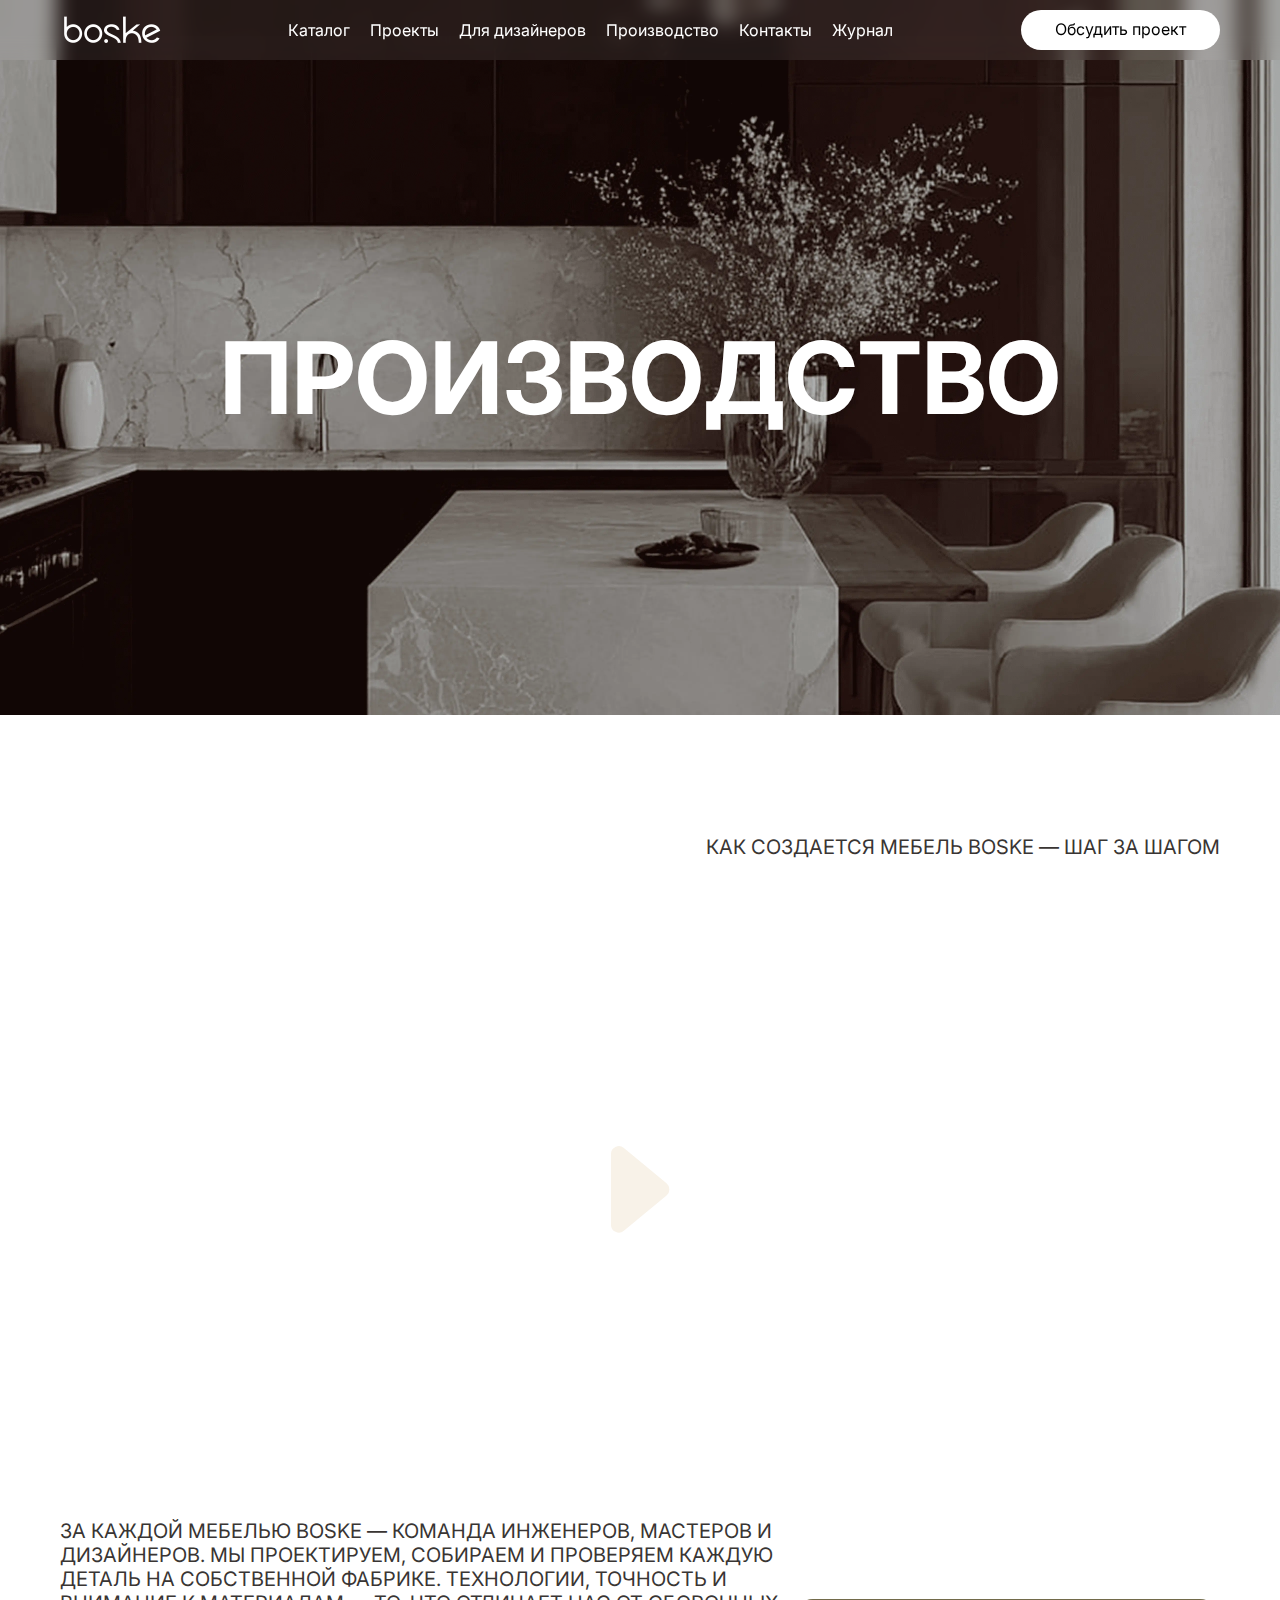
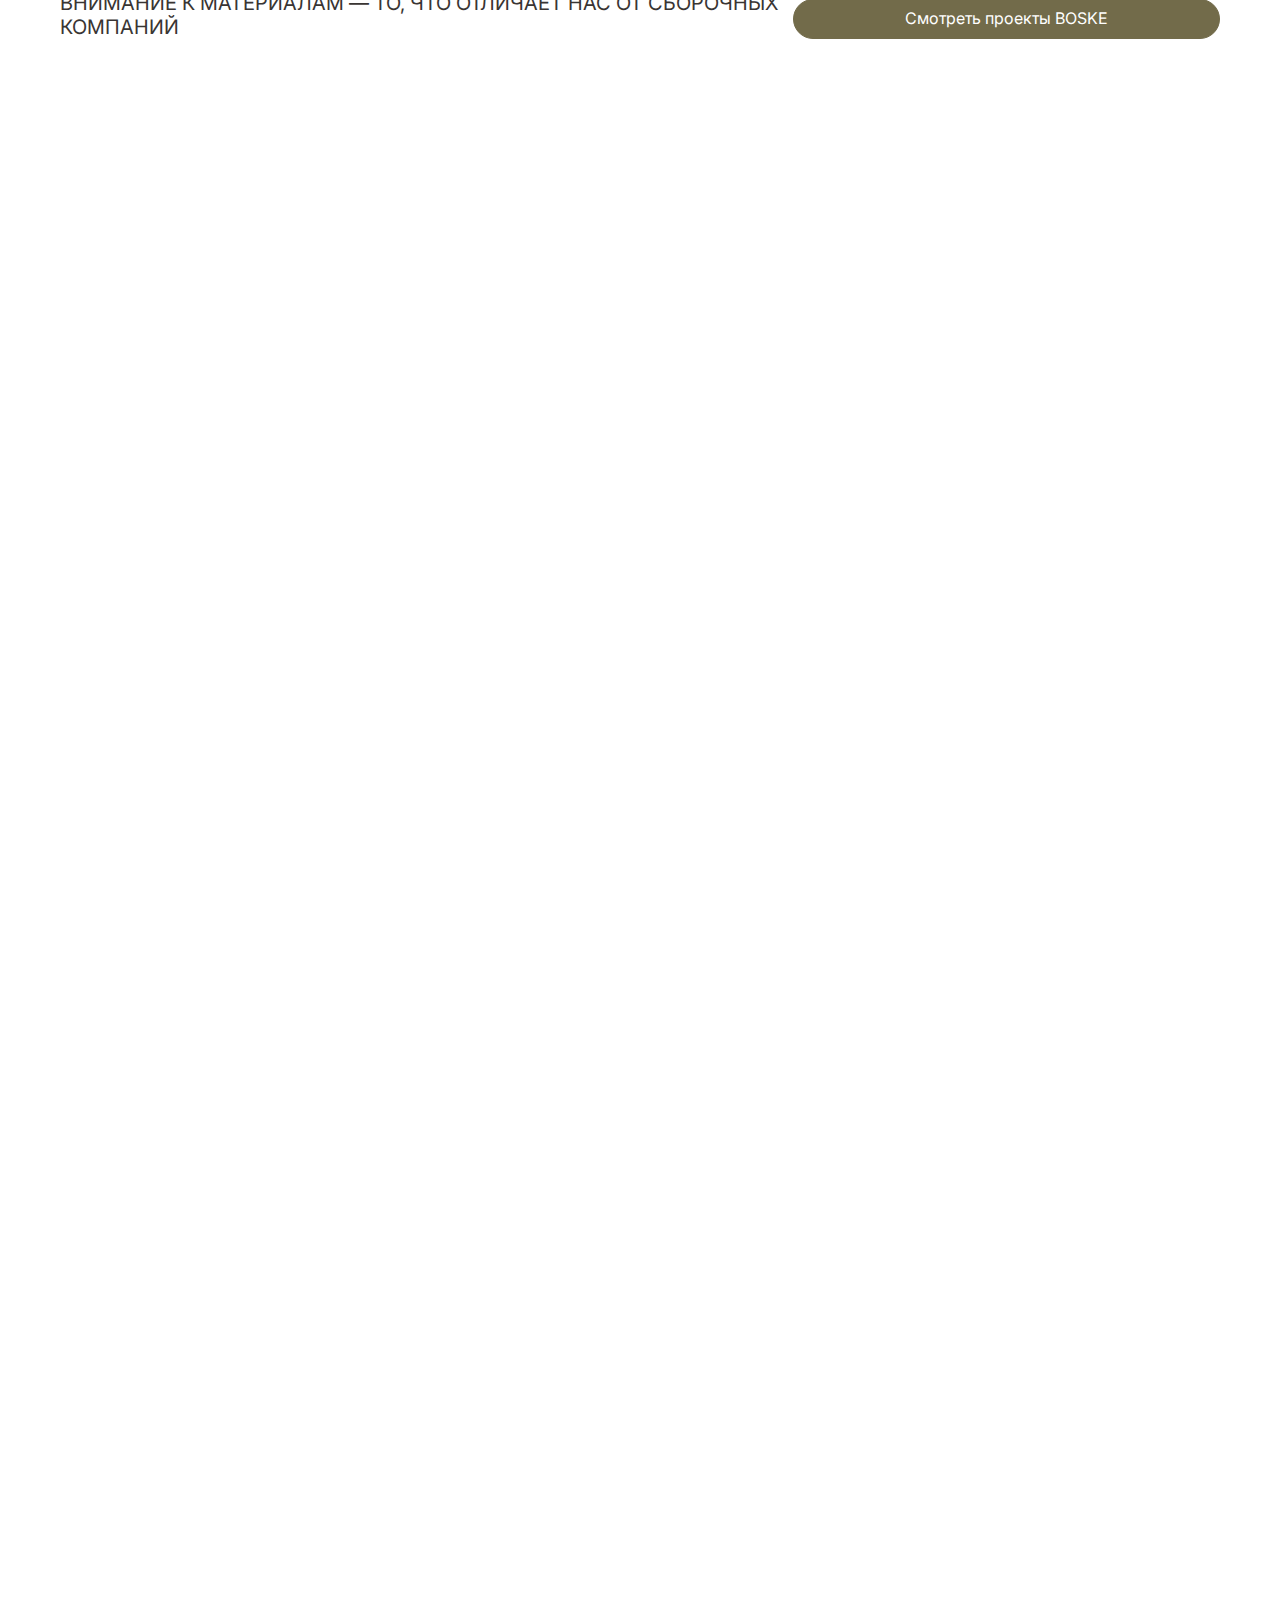
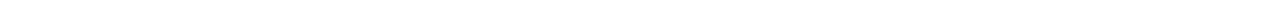
<file: production-page.html>
<!--header.html-->
<!doctype html>
<html lang="en">
<head>
  <meta charset="UTF-8">
  <meta name="viewport"
        content="width=device-width, user-scalable=no, initial-scale=1.0, maximum-scale=1.0, minimum-scale=1.0">
  <meta http-equiv="X-UA-Compatible" content="ie=edge">
  <link rel="preconnect" href="https://fonts.googleapis.com">
  <link rel="preconnect" href="https://fonts.gstatic.com" crossorigin>
  <link href="https://fonts.googleapis.com/css2?family=Inter:ital,opsz,wght@0,14..32,100..900;1,14..32,100..900&family=Montserrat:ital,wght@0,100..900;1,100..900&display=swap" rel="stylesheet">
  <link
          rel="stylesheet"
          href="https://cdn.jsdelivr.net/npm/swiper@11/swiper-bundle.min.css"
  />
  <title></title>
  <script defer src="js/bundle.js"></script>
  <link href="css/style.min.css" rel="stylesheet"></head>
<body>
<header class="header">
  <div class="container">
    <div class="row">
      <div class="col-lg-2 col-md-6 col-m-6">
        <a href="index.html" class="logo">
          <img src="./img/logo.webp" alt="">
        </a>
      </div>
      <div class="col-lg-7 col-md-6 col-m-12">
        <nav class="header-nav">
          <a href="index.html" class="logo logo-mobile">
            <img src="./img/logo.webp" alt="">
          </a>
          <button class="close-menu-button"></button>
          <ul class="main-menu">
            <li>
              <a href="#">Каталог</a>
            </li>
            <li>
              <a href="#">Проекты</a>
            </li>
            <li>
              <a href="#">Для дизайнеров</a>
            </li>
            <li>
              <a href="#">Производство</a>
            </li>
            <li>
              <a href="#">Контакты</a>
            </li>
            <li>
              <a href="#">Журнал</a>
            </li>
          </ul>
          <a data-src="modal-form" href="#" class="btn btn-white btn-mobile open-modal-dialog">Обсудить проект</a>
        </nav>
      </div>
      <div class="col-lg-3 col-md-6 col-m-6">
        <a href="#" class="btn btn-header open-modal-dialog" data-src="modal-form">Обсудить проект</a>
        <button class="mobile-menu-btn"></button>
      </div>
    </div>
  </div>
</header>

<main>




<section class="main-banner banner-page banner-page-production animate-section" style="background-image: url(./img/production-banner-back.webp)">
  <div class="container">
    <div class="banner-content">
      <h1>Производство</h1>
      <a href="#" class="btn btn-white btn-mobile">Обсудить проект</a>
    </div>
  </div>
</section>

<section class="production-video-section animate-section">
  <div class="container">
    <div class="description-top">
      <p>Как создается мебель BoSKE — шаг за шагом</p>
    </div>
    <div class="video-block-wrapper custom-video">
      <button class="button-play-video"></button>
      <video>
        <source src="./img/adobestock-515194866_Jt2tm8rv.mp4">
      </video>
    </div>
    <div class="content-bottom">
      <div class="description">
        <p>За каждой мебелью BOSKE — команда инженеров, мастеров
          и дизайнеров. Мы проектируем, собираем и проверяем каждую деталь на собственной фабрике. Технологии, точность
          и внимание к материалам — то, что отличает нас от сборочных компаний</p>
      </div>
      <a href="#" class="btn btn-gold">Смотреть проекты BOSKE</a>
    </div>
  </div>
</section>

<section class="short-nav-section short-nav-section-production animate-section">
  <div class="container">
    <div class="description">
      <p>Если Вам близка философия BOSKE
        и вы хотите стать частью нашей команды, расскажите о себе в свободной форме?
      </p>
      <p>
        <a href="mailto:@boskemebel@YANDEX.RU">@boskemebel@YANDEX.RU</a>
      </p>
    </div>
    <a href="#" class="btn">Написать</a>
  </div>
</section>

<section class="callback-section callback-section-mb0 animate-section" style="background-image: url(./img/callback-back.webp)">
  <div class="container">
    <div class="row">
      <div class="col-lg-6 col-md-12 col-m-12">
        <div class="form-wrapper">
          <div class="form-title">
            <p>Оставьте заявку, прикрепите проект
              или напишите нам в WhatsApp</p>
          </div>
          <div class="wpcf7 js" id="wpcf7-f5-o1" lang="ru-RU" dir="ltr" data-wpcf7-id="5">
            <div class="screen-reader-response"><p role="status" aria-live="polite" aria-atomic="true"></p> <ul></ul></div>
            <form action="#">
              <fieldset class="hidden-fields-container"><input type="hidden" name="_wpcf7" value="5"><input type="hidden" name="_wpcf7_version" value="6.1.3"><input type="hidden" name="_wpcf7_locale" value="ru_RU"><input type="hidden" name="_wpcf7_unit_tag" value="wpcf7-f5-o1"><input type="hidden" name="_wpcf7_container_post" value="0"><input type="hidden" name="_wpcf7_posted_data_hash" value="">
              </fieldset>
              <p><span class="wpcf7-form-control-wrap" data-name="placeholder"><input size="40" maxlength="400" class="wpcf7-form-control wpcf7-text" aria-invalid="false" value="Ваше имя" type="text" name="placeholder"></span><br>
                <span class="wpcf7-form-control-wrap" data-name="placeholder"><input size="40" maxlength="400" class="wpcf7-form-control wpcf7-text wpcf7-validates-as-required" aria-required="true" aria-invalid="false" value="Город" type="text" name="placeholder"></span><br>
                <span class="wpcf7-form-control-wrap" data-name="placeholder"><input size="40" maxlength="400" class="wpcf7-form-control wpcf7-tel wpcf7-validates-as-required wpcf7-text wpcf7-validates-as-tel" aria-required="true" aria-invalid="false" value="Телефон" type="tel" name="placeholder"></span><br>
                <span class="wpcf7-form-control-wrap" data-name="file"><input size="40" class="wpcf7-form-control wpcf7-file" accept="audio/*,video/*,image/*" aria-invalid="false" type="file" name="file"></span><br>
                <span class="wpcf7-form-control-wrap" data-name="placeholder"><textarea cols="40" rows="10" maxlength="2000" class="wpcf7-form-control wpcf7-textarea wpcf7-validates-as-required" aria-required="true" aria-invalid="false" name="placeholder">Ваше предложение</textarea></span>
              </p>
              <div>
                <p><input class="wpcf7-form-control wpcf7-submit has-spinner" type="submit" value="Отправить"><span class="wpcf7-spinner"></span>
                </p>
                <p>Нажимая на кнопку «Отправить» вы даете свое согласие на обработку персональных данных согласно&nbsp;Политике конфиденциальности
                </p>
              </div><div class="wpcf7-response-output" aria-hidden="true"></div>
            </form>
          </div>
        </div>
      </div>
      <div class="col-lg-6 col-md-12 col-m-12">
        <div class="contacts-wrapper">
          <h2>
            Обсудим ваш проект
          </h2>
          <div class="description">
            <p>Подберём материалы и рассчитаем стоимость под ваши размеры</p>
          </div>
          <div class="contacts-row">
            <a href="tel:79113333333" class="link">+7(911) 33-333-33</a>
            <div class="social-links">
              <a href="#" class="btn-link btn-link-telegram"></a>
              <a href="#" class="btn-link btn-link-whatsapp"></a>
              <a href="#" class="btn-link btn-link-vk"></a>
            </div>
          </div>
          <div class="contacts-row">
            <a class="mail" href="#">почта</a>
          </div>
          <div class="contacts-row">
            <div class="subtitle">Мы работаем по всей России</div>
          </div>
          <div class="contacts-row">
            <p class="address">адрес</p>
          </div>
        </div>
      </div>
    </div>
  </div>
</section>

<!--footer.html-->
</main>

<footer class="footer animate-section">
    <div class="container">
      <div class="row">
        <div class="col-lg-5 col-md-12 col-m-12">
          <div class="footer-form">
            <div class="form-title">
              Заказать звонок
            </div>
            <div class="wpcf7 js" id="wpcf7-f86-o1" lang="ru-RU" dir="ltr" data-wpcf7-id="86">
              <div class="screen-reader-response"><p role="status" aria-live="polite" aria-atomic="true"></p> <ul></ul></div>
              <form action="#">
                <fieldset class="hidden-fields-container"><input type="hidden" name="_wpcf7" value="86"><input type="hidden" name="_wpcf7_version" value="6.1.3"><input type="hidden" name="_wpcf7_locale" value="ru_RU"><input type="hidden" name="_wpcf7_unit_tag" value="wpcf7-f86-o1"><input type="hidden" name="_wpcf7_container_post" value="0"><input type="hidden" name="_wpcf7_posted_data_hash" value="">
                </fieldset>
                <p><span class="wpcf7-form-control-wrap" data-name="placeholder"><input size="40" maxlength="400" class="wpcf7-form-control wpcf7-tel wpcf7-validates-as-required wpcf7-text wpcf7-validates-as-tel" aria-required="true" aria-invalid="false" value="ваш телефон" type="tel" name="placeholder"></span><br>
                  <input class="wpcf7-form-control wpcf7-submit has-spinner" type="submit" value="Жду звонка"><span class="wpcf7-spinner"></span>
                </p><div class="wpcf7-response-output" aria-hidden="true"></div>
              </form>
            </div>
          </div>
        </div>
        <div class="col-lg-7 col-md-12 col-m-12">
          <div class="footer-wrapper">
            <nav class="footer-nav">
              <ul class="footer-menu">
                <li>
                  <a href="#">Каталог</a>
                </li>
                <li>
                  <a href="#">Производство</a>
                </li>
                <li>
                  <a href="#">Проекты</a>
                </li>
                <li>
                  <a href="#">Журнал</a>
                </li>
                <li>
                  <a href="#">Для дизайнеров</a>
                </li>
                <li>
                  <a href="#">Контакты</a>
                </li>
              </ul>
            </nav>
            <div class="footer-contacts">
              <div class="contact-link contact-link-phone">
                <a href="tel:79113333333">+7(911) 33-333-33</a>
              </div>
              <div class="contact-link contact-link-mail">
                <a href="mailto:@boskemebel@yandex.ru">@boskemebel@yandex.ru</a>
              </div>
              <div class="footer-socials">
                <div class="btn-wrapper">
                  <a href="#" class="btn-link btn-link-telegram"></a>
                </div>
                <div class="btn-wrapper">
                  <a href="#" class="btn-link btn-link-whatsapp"></a>
                </div>
                <div class="btn-wrapper">
                  <a href="#" class="btn-link btn-link-vk"></a>
                </div>
                <div class="btn-wrapper">
                  <a href="#" class="btn-link btn-link-printerest"></a>
                </div>
                <div class="btn-wrapper">
                  <a href="#" class="btn-link btn-link-yandex"></a>
                </div>
                <div class="btn-wrapper">
                  <a href="#" class="btn-link btn-link-max"></a>
                </div>
              </div>
            </div>
          </div>
        </div>
      </div>
      <div class="row-bottom">
        <div class="footer-logo">
          <img src="./img/logo.webp" alt="">
        </div>
        <div class="footer-links">
          <a href="#">Политика конфиденциальности</a>
          <a href="#">Согласие на обработку персональных данных</a>
          
        </div>
      </div>
    </div>
</footer>

<div class="modal-dialog modal-form modal-opening" style="display:none;">
  <div class="modal-content">
    <div class="modal-body">
      <button type="button" class="modal-close" data-dismiss="modal" aria-label="Close"></button>
      <div class="form-wrapper">
        <div class="modal-title">Задать вопрос менеджеру</div>
        <div class="wpcf7 js" id="wpcf7-f87-o1" lang="ru-RU" dir="ltr" data-wpcf7-id="87">
          <div class="screen-reader-response"><p role="status" aria-live="polite" aria-atomic="true"></p> <ul></ul></div>
          <form action="/dev/#wpcf7-f87-o1" method="post" class="wpcf7-form init" aria-label="Контактная форма" novalidate="novalidate" data-status="init">
            <fieldset class="hidden-fields-container"><input type="hidden" name="_wpcf7" value="87"><input type="hidden" name="_wpcf7_version" value="6.1.3"><input type="hidden" name="_wpcf7_locale" value="ru_RU"><input type="hidden" name="_wpcf7_unit_tag" value="wpcf7-f87-o1"><input type="hidden" name="_wpcf7_container_post" value="0"><input type="hidden" name="_wpcf7_posted_data_hash" value="">
            </fieldset>
            <p><span class="wpcf7-form-control-wrap" data-name="your-name"><input size="40" maxlength="400" class="wpcf7-form-control wpcf7-text wpcf7-validates-as-required" aria-required="true" aria-invalid="false" placeholder="Ваше имя" value="" type="text" name="your-name"></span><br>
              <span class="wpcf7-form-control-wrap" data-name="your-tel"><input size="40" maxlength="400" class="wpcf7-form-control wpcf7-tel wpcf7-validates-as-required wpcf7-text wpcf7-validates-as-tel" aria-required="true" aria-invalid="false" placeholder="Телефон" value="" type="tel" name="your-tel"></span><br>
              <span class="wpcf7-form-control-wrap" data-name="your-message"><textarea cols="40" rows="10" maxlength="2000" class="wpcf7-form-control wpcf7-textarea" aria-invalid="false" placeholder="Комментарий" name="your-message"></textarea></span><br>
              <input class="wpcf7-form-control wpcf7-submit has-spinner" type="submit" value="Получить ответ"><span class="wpcf7-spinner"></span>
            </p><div class="wpcf7-response-output" aria-hidden="true"></div>
          </form>
        </div>
      </div>
    </div>
  </div>
</div>

<script src="https://cdn.jsdelivr.net/npm/swiper@11/swiper-bundle.min.js"></script>
</body>
</html>
</file>
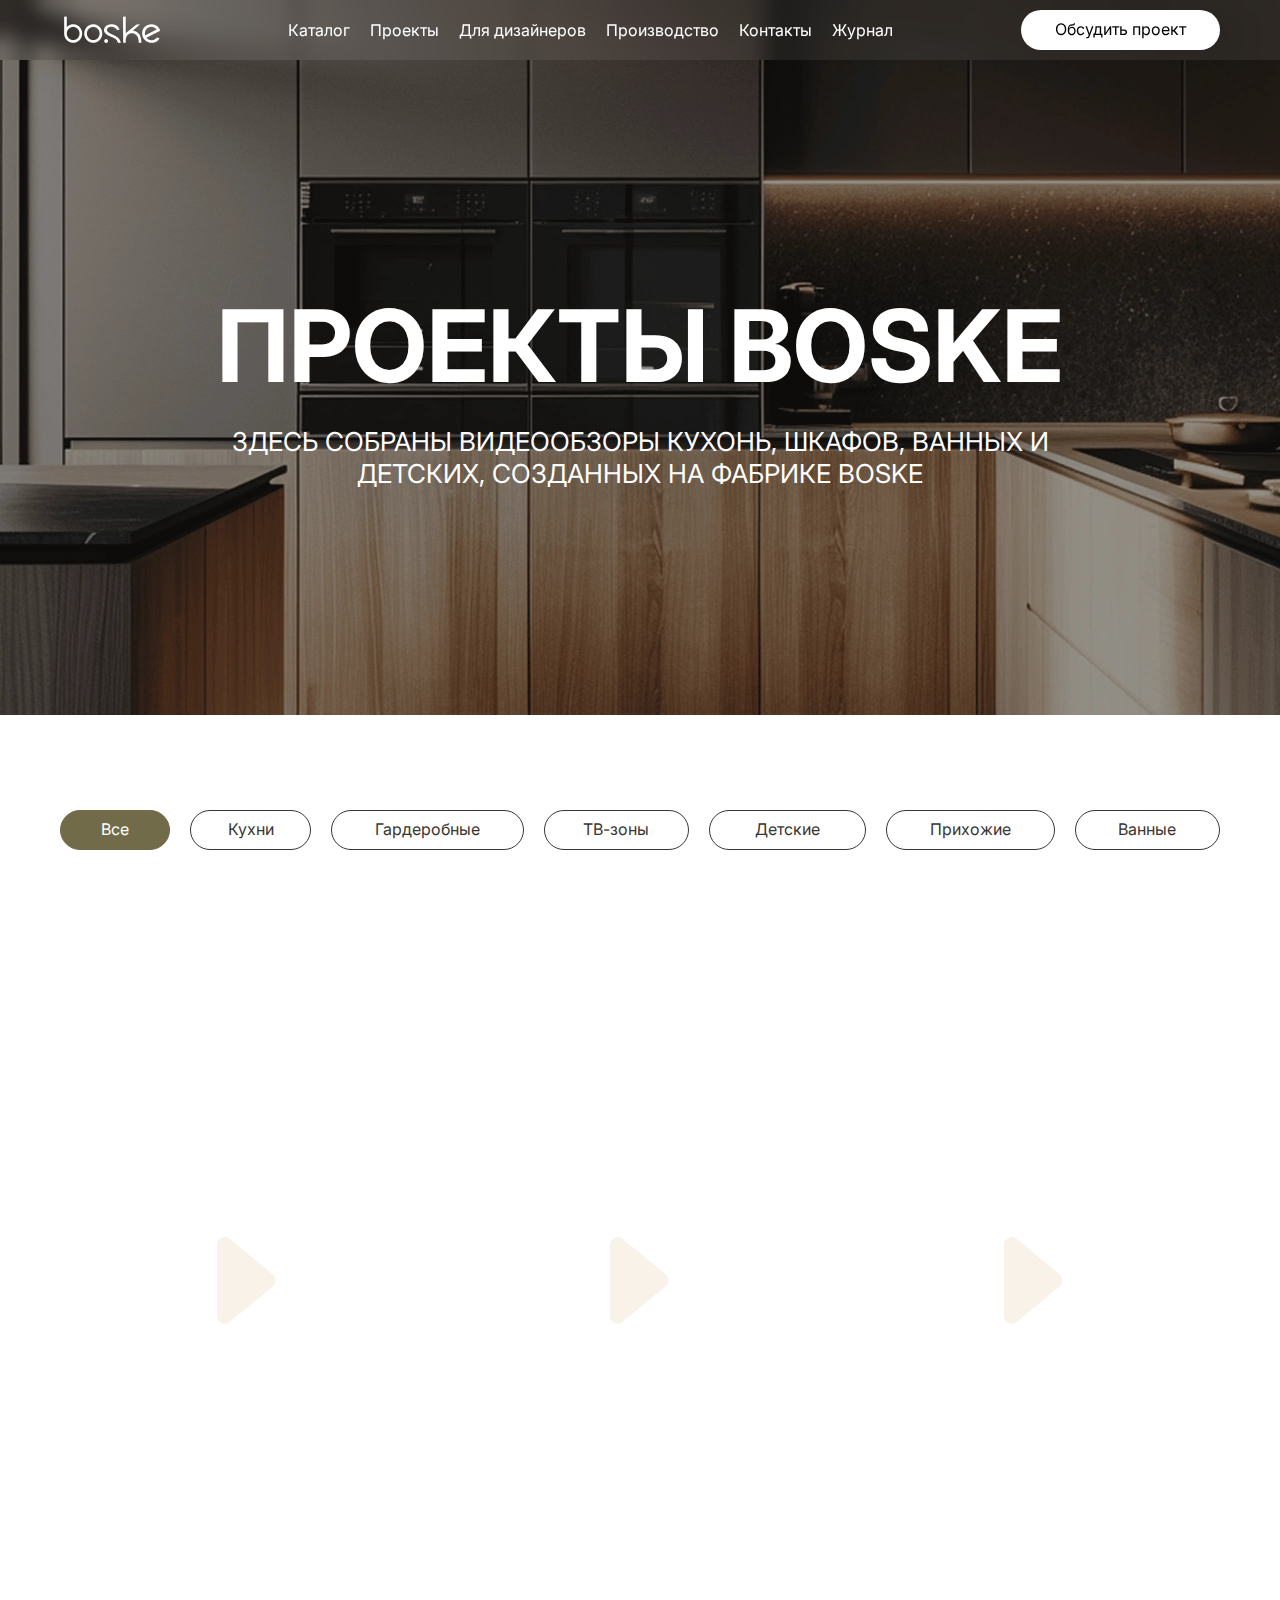
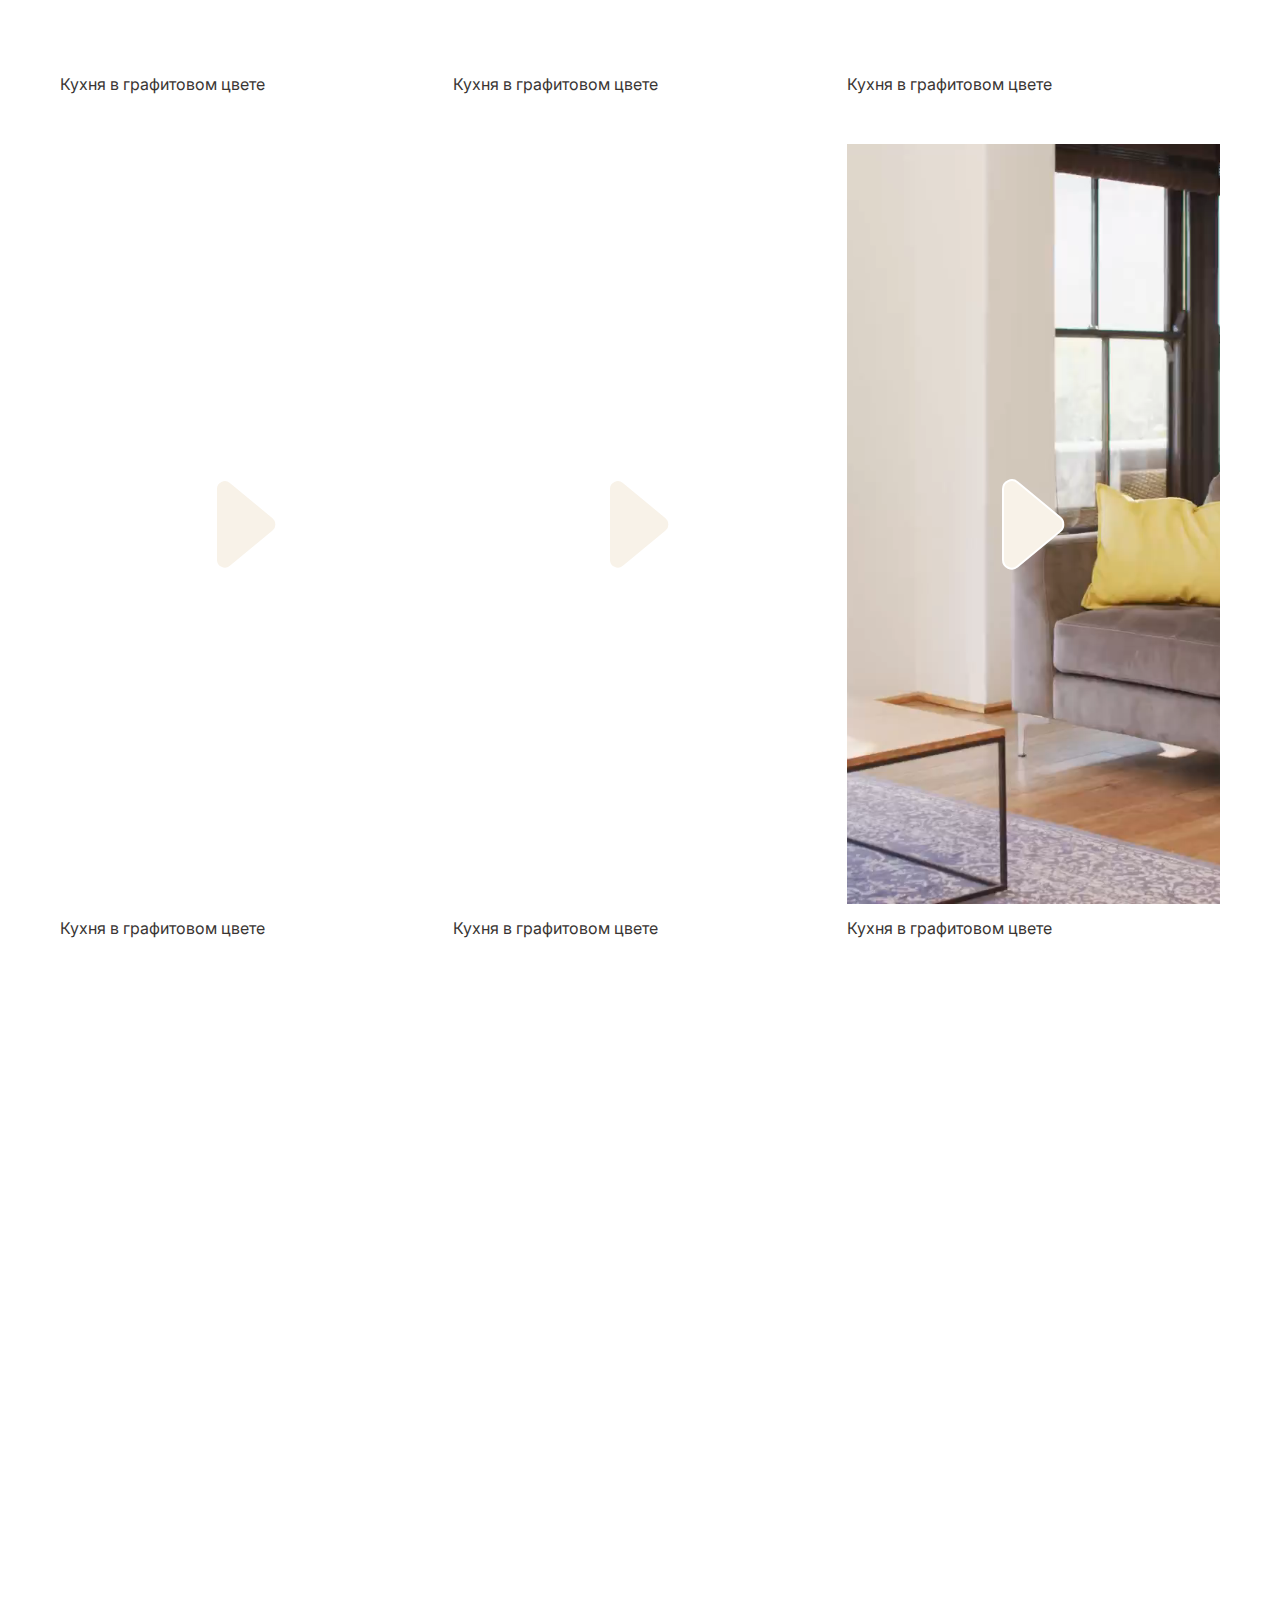
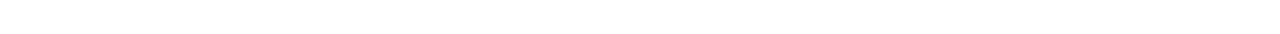
<file: projects-page.html>
<!--header.html-->
<!doctype html>
<html lang="en">
<head>
  <meta charset="UTF-8">
  <meta name="viewport"
        content="width=device-width, user-scalable=no, initial-scale=1.0, maximum-scale=1.0, minimum-scale=1.0">
  <meta http-equiv="X-UA-Compatible" content="ie=edge">
  <link rel="preconnect" href="https://fonts.googleapis.com">
  <link rel="preconnect" href="https://fonts.gstatic.com" crossorigin>
  <link href="https://fonts.googleapis.com/css2?family=Inter:ital,opsz,wght@0,14..32,100..900;1,14..32,100..900&family=Montserrat:ital,wght@0,100..900;1,100..900&display=swap" rel="stylesheet">
  <link
          rel="stylesheet"
          href="https://cdn.jsdelivr.net/npm/swiper@11/swiper-bundle.min.css"
  />
  <title></title>
  <script defer src="js/bundle.js"></script>
  <link href="css/style.min.css" rel="stylesheet"></head>
<body>

<header class="header">
  <div class="container">
    <div class="row">
      <div class="col-lg-2 col-md-6 col-m-6">
        <a href="index.html" class="logo">
          <img src="./img/logo.webp" alt="">
        </a>
      </div>
      <div class="col-lg-7 col-md-6 col-m-12">
        <nav class="header-nav">
          <a href="index.html" class="logo logo-mobile">
            <img src="./img/logo.webp" alt="">
          </a>
          <button class="close-menu-button"></button>
          <ul class="main-menu">
            <li>
              <a href="#">Каталог</a>
            </li>
            <li>
              <a href="#">Проекты</a>
            </li>
            <li>
              <a href="#">Для дизайнеров</a>
            </li>
            <li>
              <a href="#">Производство</a>
            </li>
            <li>
              <a href="#">Контакты</a>
            </li>
            <li>
              <a href="#">Журнал</a>
            </li>
          </ul>
          <a data-src="modal-form" href="#" class="btn btn-white btn-mobile open-modal-dialog">Обсудить проект</a>
        </nav>
      </div>
      <div class="col-lg-3 col-md-6 col-m-6">
        <a href="#" class="btn btn-header open-modal-dialog" data-src="modal-form">Обсудить проект</a>
        <button class="mobile-menu-btn"></button>
      </div>
    </div>
  </div>
</header>

<main>





<section class="main-banner banner-page banner-projects animate-section" style="background-image: url(./img/main-banner-back.webp)">
  <div class="container">
    <div class="banner-content">
      <h1>ПРОЕКТЫ BOSKE</h1>
      <div class="description">
        <p>Здесь собраны видеообзоры кухонь, шкафов, ванных и детских, созданных на фабрике BOSKE</p>
      </div>
      <a href="#" class="btn btn-white btn-mobile">Обсудить проект</a>
    </div>
  </div>
</section>


<section class="project-main animate-section">
  <div class="container">
    <div class="filters-wrapper">
      <div class="filter-item active">
        <span>Все</span>
      </div>
      <div class="filter-item">
        <span>Кухни</span>
      </div>
      <div class="filter-item">
        <span>Гардеробные</span>
      </div>
      <div class="filter-item">
        <span>ТВ-зоны</span>
      </div>
      <div class="filter-item">
        <span>Детские</span>
      </div>
      <div class="filter-item">
        <span>Прихожие</span>
      </div>
      <div class="filter-item">
        <span>Ванные</span>
      </div>
    </div>
    <div class="project-main-grid">
      <div class="project-item">
        <div class="project-video custom-video">
          <button class="button-play-video"></button>
          <video>
            <source src="./img/adobestock-515194866_Jt2tm8rv.mp4">
          </video>
        </div>
        <div class="project-title">Кухня в графитовом цвете</div>
      </div>
      <div class="project-item">
        <div class="project-video custom-video">
          <button class="button-play-video"></button>
          <video>
            <source src="./img/adobestock-515194866_Jt2tm8rv.mp4">
          </video>
        </div>
        <div class="project-title">Кухня в графитовом цвете</div>
      </div>
      <div class="project-item">
        <div class="project-video custom-video">
          <button class="button-play-video"></button>
          <video>
            <source src="./img/adobestock-515194866_Jt2tm8rv.mp4">
          </video>
        </div>
        <div class="project-title">Кухня в графитовом цвете</div>
      </div>
      <div class="project-item">
        <div class="project-video custom-video">
          <button class="button-play-video"></button>
          <video>
            <source src="./img/adobestock-515194866_Jt2tm8rv.mp4">
          </video>
        </div>
        <div class="project-title">Кухня в графитовом цвете</div>
      </div>
      <div class="project-item">
        <div class="project-video custom-video">
          <button class="button-play-video"></button>
          <video>
            <source src="./img/adobestock-515194866_Jt2tm8rv.mp4">
          </video>
        </div>
        <div class="project-title">Кухня в графитовом цвете</div>
      </div>
      <div class="project-item">
        <div class="project-video custom-video">
          <button class="button-play-video"></button>
          <video>
            <source src="./img/adobestock-515194866_Jt2tm8rv.mp4">
          </video>
        </div>
        <div class="project-title">Кухня в графитовом цвете</div>
      </div>
    </div>
  </div>
</section>


<section class="project-main-promo animate-section">
  <div class="container">
    <h2>Хотите такой же проект? </h2>
    <a href="#" class="btn btn-bordered">Рассчитать похожее решение</a>
  </div>
</section>


<!--footer.html-->
</main>

<footer class="footer animate-section">
    <div class="container">
      <div class="row">
        <div class="col-lg-5 col-md-12 col-m-12">
          <div class="footer-form">
            <div class="form-title">
              Заказать звонок
            </div>
            <div class="wpcf7 js" id="wpcf7-f86-o1" lang="ru-RU" dir="ltr" data-wpcf7-id="86">
              <div class="screen-reader-response"><p role="status" aria-live="polite" aria-atomic="true"></p> <ul></ul></div>
              <form action="#">
                <fieldset class="hidden-fields-container"><input type="hidden" name="_wpcf7" value="86"><input type="hidden" name="_wpcf7_version" value="6.1.3"><input type="hidden" name="_wpcf7_locale" value="ru_RU"><input type="hidden" name="_wpcf7_unit_tag" value="wpcf7-f86-o1"><input type="hidden" name="_wpcf7_container_post" value="0"><input type="hidden" name="_wpcf7_posted_data_hash" value="">
                </fieldset>
                <p><span class="wpcf7-form-control-wrap" data-name="placeholder"><input size="40" maxlength="400" class="wpcf7-form-control wpcf7-tel wpcf7-validates-as-required wpcf7-text wpcf7-validates-as-tel" aria-required="true" aria-invalid="false" value="ваш телефон" type="tel" name="placeholder"></span><br>
                  <input class="wpcf7-form-control wpcf7-submit has-spinner" type="submit" value="Жду звонка"><span class="wpcf7-spinner"></span>
                </p><div class="wpcf7-response-output" aria-hidden="true"></div>
              </form>
            </div>
          </div>
        </div>
        <div class="col-lg-7 col-md-12 col-m-12">
          <div class="footer-wrapper">
            <nav class="footer-nav">
              <ul class="footer-menu">
                <li>
                  <a href="#">Каталог</a>
                </li>
                <li>
                  <a href="#">Производство</a>
                </li>
                <li>
                  <a href="#">Проекты</a>
                </li>
                <li>
                  <a href="#">Журнал</a>
                </li>
                <li>
                  <a href="#">Для дизайнеров</a>
                </li>
                <li>
                  <a href="#">Контакты</a>
                </li>
              </ul>
            </nav>
            <div class="footer-contacts">
              <div class="contact-link contact-link-phone">
                <a href="tel:79113333333">+7(911) 33-333-33</a>
              </div>
              <div class="contact-link contact-link-mail">
                <a href="mailto:@boskemebel@yandex.ru">@boskemebel@yandex.ru</a>
              </div>
              <div class="footer-socials">
                <div class="btn-wrapper">
                  <a href="#" class="btn-link btn-link-telegram"></a>
                </div>
                <div class="btn-wrapper">
                  <a href="#" class="btn-link btn-link-whatsapp"></a>
                </div>
                <div class="btn-wrapper">
                  <a href="#" class="btn-link btn-link-vk"></a>
                </div>
                <div class="btn-wrapper">
                  <a href="#" class="btn-link btn-link-printerest"></a>
                </div>
                <div class="btn-wrapper">
                  <a href="#" class="btn-link btn-link-yandex"></a>
                </div>
                <div class="btn-wrapper">
                  <a href="#" class="btn-link btn-link-max"></a>
                </div>
              </div>
            </div>
          </div>
        </div>
      </div>
      <div class="row-bottom">
        <div class="footer-logo">
          <img src="./img/logo.webp" alt="">
        </div>
        <div class="footer-links">
          <a href="#">Политика конфиденциальности</a>
          <a href="#">Согласие на обработку персональных данных</a>
          
        </div>
      </div>
    </div>
</footer>

<div class="modal-dialog modal-form modal-opening" style="display:none;">
  <div class="modal-content">
    <div class="modal-body">
      <button type="button" class="modal-close" data-dismiss="modal" aria-label="Close"></button>
      <div class="form-wrapper">
        <div class="modal-title">Задать вопрос менеджеру</div>
        <div class="wpcf7 js" id="wpcf7-f87-o1" lang="ru-RU" dir="ltr" data-wpcf7-id="87">
          <div class="screen-reader-response"><p role="status" aria-live="polite" aria-atomic="true"></p> <ul></ul></div>
          <form action="/dev/#wpcf7-f87-o1" method="post" class="wpcf7-form init" aria-label="Контактная форма" novalidate="novalidate" data-status="init">
            <fieldset class="hidden-fields-container"><input type="hidden" name="_wpcf7" value="87"><input type="hidden" name="_wpcf7_version" value="6.1.3"><input type="hidden" name="_wpcf7_locale" value="ru_RU"><input type="hidden" name="_wpcf7_unit_tag" value="wpcf7-f87-o1"><input type="hidden" name="_wpcf7_container_post" value="0"><input type="hidden" name="_wpcf7_posted_data_hash" value="">
            </fieldset>
            <p><span class="wpcf7-form-control-wrap" data-name="your-name"><input size="40" maxlength="400" class="wpcf7-form-control wpcf7-text wpcf7-validates-as-required" aria-required="true" aria-invalid="false" placeholder="Ваше имя" value="" type="text" name="your-name"></span><br>
              <span class="wpcf7-form-control-wrap" data-name="your-tel"><input size="40" maxlength="400" class="wpcf7-form-control wpcf7-tel wpcf7-validates-as-required wpcf7-text wpcf7-validates-as-tel" aria-required="true" aria-invalid="false" placeholder="Телефон" value="" type="tel" name="your-tel"></span><br>
              <span class="wpcf7-form-control-wrap" data-name="your-message"><textarea cols="40" rows="10" maxlength="2000" class="wpcf7-form-control wpcf7-textarea" aria-invalid="false" placeholder="Комментарий" name="your-message"></textarea></span><br>
              <input class="wpcf7-form-control wpcf7-submit has-spinner" type="submit" value="Получить ответ"><span class="wpcf7-spinner"></span>
            </p><div class="wpcf7-response-output" aria-hidden="true"></div>
          </form>
        </div>
      </div>
    </div>
  </div>
</div>

<script src="https://cdn.jsdelivr.net/npm/swiper@11/swiper-bundle.min.js"></script>
</body>
</html>
</file>
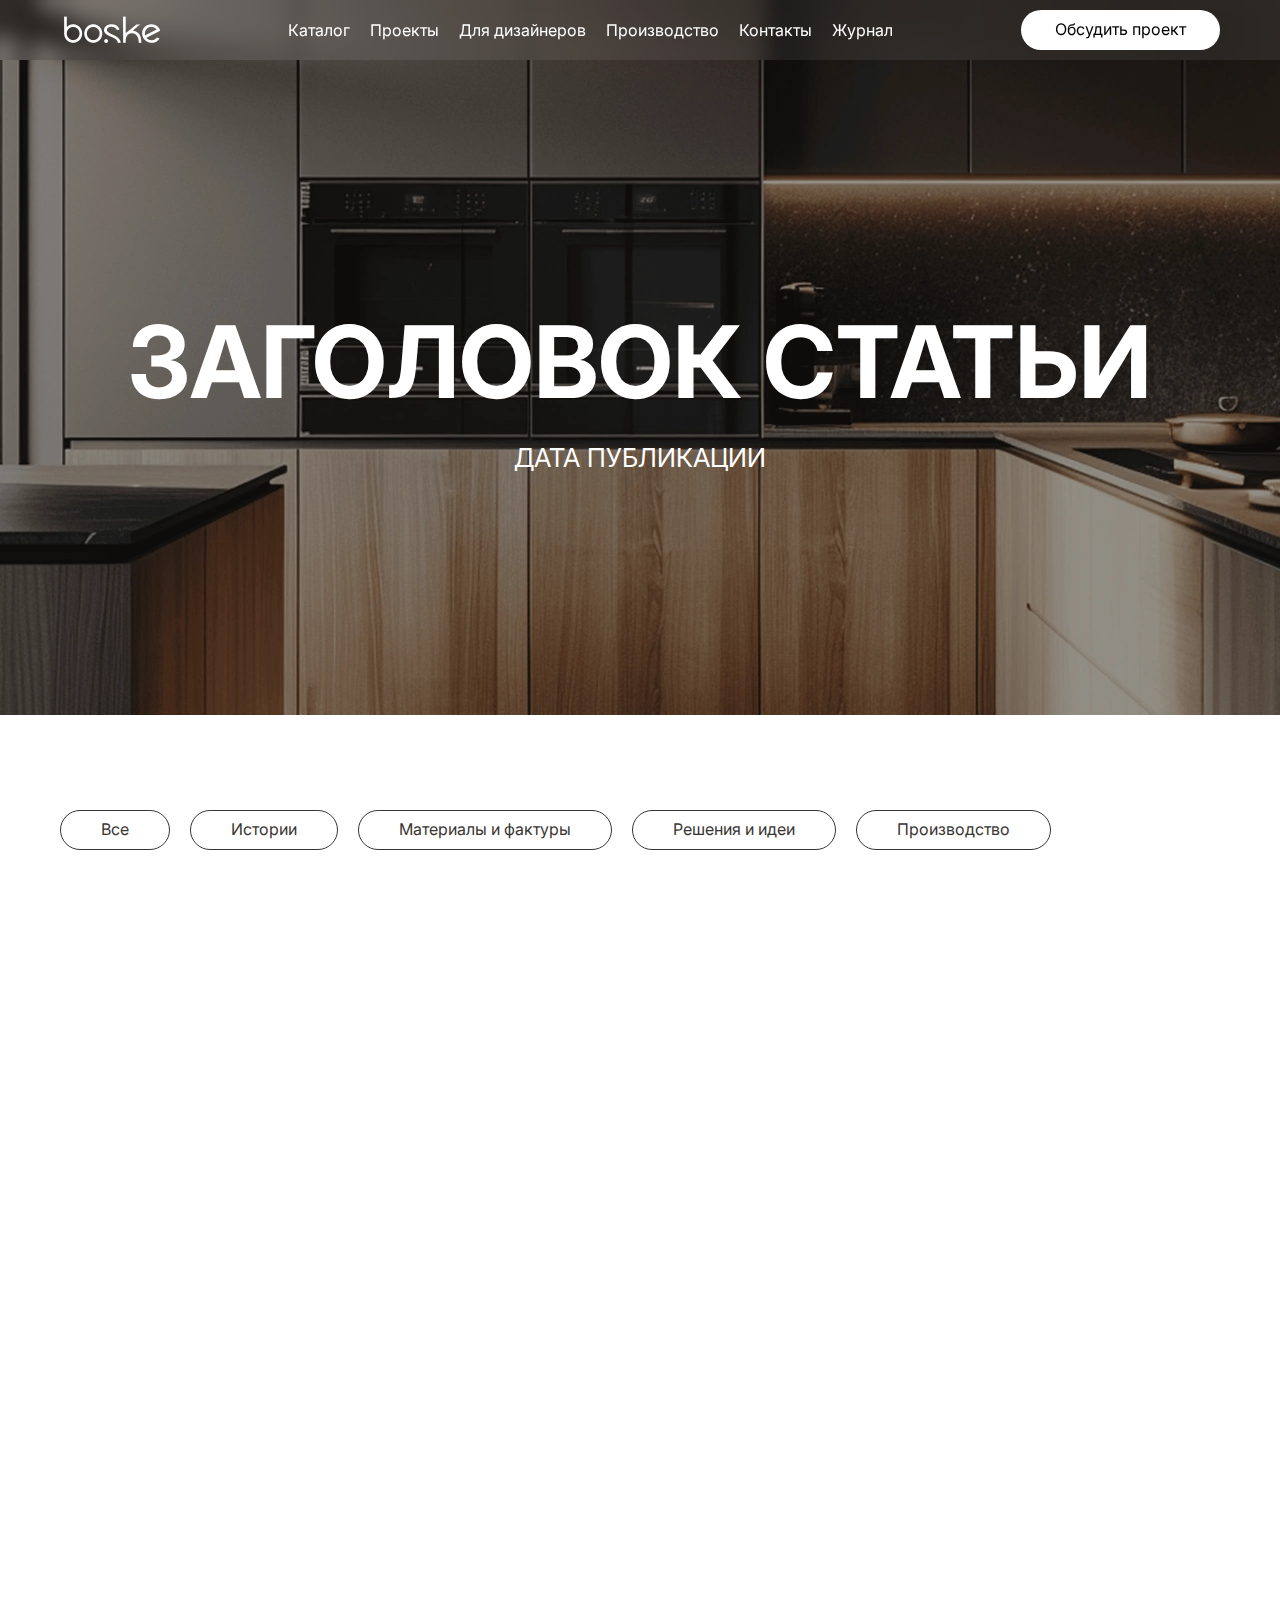
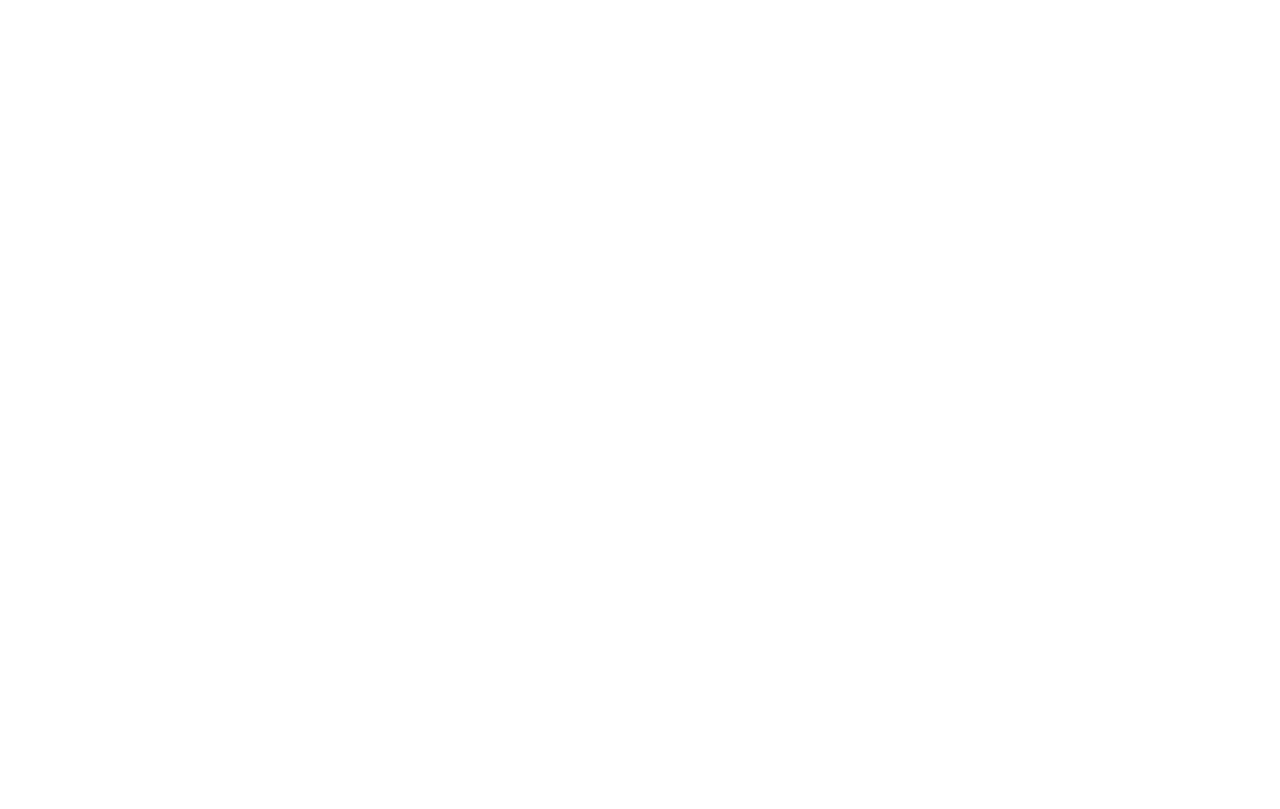
<file: single-blog.html>
<!--header.html-->
<!doctype html>
<html lang="en">
<head>
  <meta charset="UTF-8">
  <meta name="viewport"
        content="width=device-width, user-scalable=no, initial-scale=1.0, maximum-scale=1.0, minimum-scale=1.0">
  <meta http-equiv="X-UA-Compatible" content="ie=edge">
  <link rel="preconnect" href="https://fonts.googleapis.com">
  <link rel="preconnect" href="https://fonts.gstatic.com" crossorigin>
  <link href="https://fonts.googleapis.com/css2?family=Inter:ital,opsz,wght@0,14..32,100..900;1,14..32,100..900&family=Montserrat:ital,wght@0,100..900;1,100..900&display=swap" rel="stylesheet">
  <link
          rel="stylesheet"
          href="https://cdn.jsdelivr.net/npm/swiper@11/swiper-bundle.min.css"
  />
  <title></title>
  <script defer src="js/bundle.js"></script>
  <link href="css/style.min.css" rel="stylesheet"></head>
<body>

<header class="header">
  <div class="container">
    <div class="row">
      <div class="col-lg-2 col-md-6 col-m-6">
        <a href="index.html" class="logo">
          <img src="./img/logo.webp" alt="">
        </a>
      </div>
      <div class="col-lg-7 col-md-6 col-m-12">
        <nav class="header-nav">
          <a href="index.html" class="logo logo-mobile">
            <img src="./img/logo.webp" alt="">
          </a>
          <button class="close-menu-button"></button>
          <ul class="main-menu">
            <li>
              <a href="#">Каталог</a>
            </li>
            <li>
              <a href="#">Проекты</a>
            </li>
            <li>
              <a href="#">Для дизайнеров</a>
            </li>
            <li>
              <a href="#">Производство</a>
            </li>
            <li>
              <a href="#">Контакты</a>
            </li>
            <li>
              <a href="#">Журнал</a>
            </li>
          </ul>
          <a data-src="modal-form" href="#" class="btn btn-white btn-mobile open-modal-dialog">Обсудить проект</a>
        </nav>
      </div>
      <div class="col-lg-3 col-md-6 col-m-6">
        <a href="#" class="btn btn-header open-modal-dialog" data-src="modal-form">Обсудить проект</a>
        <button class="mobile-menu-btn"></button>
      </div>
    </div>
  </div>
</header>

<main>




<section class="main-banner banner-page animate-section" style="background-image: url(./img/main-banner-back.webp)">
  <div class="container">
    <div class="banner-content">
      <h1>Заголовок статьи</h1>
      <div class="description">
        <p>дата публикации</p>
      </div>
      <a href="#" class="btn btn-white btn-mobile">Обсудить проект</a>
    </div>
  </div>
</section>

<section class="single-blog-main animate-section">
  <div class="container">
    <div class="tabs-block">
      <div class="tabs-nav">
        <button type="button" class="nav-button" data-tab-id="1">
          <span>Все</span>
        </button>
        <button type="button" class="nav-button" data-tab-id="2">
          <span>Истории</span>
        </button>
        <button type="button" class="nav-button" data-tab-id="3">
          <span>Материалы и фактуры</span>
        </button>
        <button type="button" class="nav-button" data-tab-id="4">
          <span>Решения и идеи</span>
        </button>
        <button type="button" class="nav-button" data-tab-id="5">
          <span>Производство </span>
        </button>
      </div>
      <div class="tab-panels">
        <div class="tab-panel" data-tab-id="1">
          <div class="tab-panel-content">
            <div class="row">
              <div class="col-lg-6 col-md-12 col-m-12">
                <div class="image-wrapper">
                  <img src="./img/callback-type-back.webp" alt="">
                </div>
              </div>
              <div class="col-lg-6 col-md-12 col-m-12">
                <div class="description description-top">
                  <p>основной тексто сновной текст основной текст основной текст основной текст основной текст основной текст основной текст основной текст основной текст основной текст основной текст основной текст основной текст основной текст </p>
                </div>
                <div class="description description-bottom">
                  <p>основной тексто сновной текст основной текст основной текст основной текст основной текст основной текст основной текст основной текст основной текст основной текст основной текст основной текст основной текст основной текст </p>
                </div>
              </div>
            </div>
          </div>
        </div>
        <div class="tab-panel" data-tab-id="2">
          <div class="tab-panel-content">
            <div class="row">
              <div class="col-lg-6 col-md-12 col-m-12">
                <div class="image-wrapper">
                  <img src="./img/callback-back.webp" alt="">
                </div>
              </div>
              <div class="col-lg-6 col-md-12 col-m-12">
                <div class="description description-top">
                  <p>основной тексто сновной текст основной текст основной текст основной текст основной текст основной текст основной текст основной текст основной текст основной текст основной текст основной текст основной текст основной текст </p>
                </div>
                <div class="description description-bottom">
                  <p>основной тексто сновной текст основной текст основной текст основной текст основной текст основной текст основной текст основной текст основной текст основной текст основной текст основной текст основной текст основной текст </p>
                </div>
              </div>
            </div>
          </div>
        </div>
        <div class="tab-panel" data-tab-id="3">
          <div class="tab-panel-content">
            <div class="row">
              <div class="col-lg-6 col-md-12 col-m-12">
                <div class="image-wrapper">
                  <img src="./img/callback-type-back.webp" alt="">
                </div>
              </div>
              <div class="col-lg-6 col-md-12 col-m-12">
                <div class="description description-top">
                  <p>основной тексто сновной текст основной текст основной текст основной текст основной текст основной текст основной текст основной текст основной текст основной текст основной текст основной текст основной текст основной текст </p>
                </div>
                <div class="description description-bottom">
                  <p>основной тексто сновной текст основной текст основной текст основной текст основной текст основной текст основной текст основной текст основной текст основной текст основной текст основной текст основной текст основной текст </p>
                </div>
              </div>
            </div>
          </div>
        </div>
        <div class="tab-panel" data-tab-id="4">
          <div class="tab-panel-content">
            <div class="row">
              <div class="col-lg-6 col-md-12 col-m-12">
                <div class="image-wrapper">
                  <img src="./img/callback-back.webp" alt="">
                </div>
              </div>
              <div class="col-lg-6 col-md-12 col-m-12">
                <div class="description description-top">
                  <p>основной тексто сновной текст основной текст основной текст основной текст основной текст основной текст основной текст основной текст основной текст основной текст основной текст основной текст основной текст основной текст </p>
                </div>
                <div class="description description-bottom">
                  <p>основной тексто сновной текст основной текст основной текст основной текст основной текст основной текст основной текст основной текст основной текст основной текст основной текст основной текст основной текст основной текст </p>
                </div>
              </div>
            </div>
          </div>
        </div>
        <div class="tab-panel" data-tab-id="5">
          <div class="tab-panel-content">
            <div class="row">
              <div class="col-lg-6 col-md-12 col-m-12">
                <div class="image-wrapper">
                  <img src="./img/callback-type-back.webp" alt="">
                </div>
              </div>
              <div class="col-lg-6 col-md-12 col-m-12">
                <div class="description description-top">
                  <p>основной тексто сновной текст основной текст основной текст основной текст основной текст основной текст основной текст основной текст основной текст основной текст основной текст основной текст основной текст основной текст </p>
                </div>
                <div class="description description-bottom">
                  <p>основной тексто сновной текст основной текст основной текст основной текст основной текст основной текст основной текст основной текст основной текст основной текст основной текст основной текст основной текст основной текст </p>
                </div>
              </div>
            </div>
          </div>
        </div>
      </div>
    </div>
  </div>
</section>


<section class="related-blog-posts animate-section">
  <div class="container">
    <h2>Вам может быть интересно</h2>
    <div class="row">
      <article class="col-lg-4 col-md-6 col-m-12">
        <a href="#" class="card-wrapper">
          <div class="card-image">
            <img src="./img/blog-card-image.webp" alt="">
          </div>
          <div class="card-title">
            <span>Почему супермат стал символом современного интерьера</span>
          </div>
          <div class="card-description">
            <p>Короткий анонс (1–2 строки)</p>
          </div>
        </a>
      </article>
      <article class="col-lg-4 col-md-6 col-m-12">
        <a href="#" class="card-wrapper">
          <div class="card-image">
            <img src="./img/blog-card-image.webp" alt="">
          </div>
          <div class="card-title">
            <span>Почему супермат стал символом современного интерьера</span>
          </div>
          <div class="card-description">
            <p>Короткий анонс (1–2 строки)</p>
          </div>
        </a>
      </article>
      <article class="col-lg-4 col-md-6 col-m-12">
        <a href="#" class="card-wrapper">
          <div class="card-image">
            <img src="./img/blog-card-image.webp" alt="">
          </div>
          <div class="card-title">
            <span>Почему супермат стал символом современного интерьера</span>
          </div>
          <div class="card-description">
            <p>Короткий анонс (1–2 строки)</p>
          </div>
        </a>
      </article>
    </div>
  </div>
</section>

<section class="post-share-section animate-section">
  <div class="container">
    <div class="share-wrapper">
      <div class="title">Поделиться статьей</div>
      <div class="social-links">
        <a href="#" class="btn-link btn-link-telegram"></a>
        <a href="#" class="btn-link btn-link-whatsapp"></a>
        <a href="#" class="btn-link btn-link-vk"></a>
      </div>
      <a href="blog.html" class="btn btn-gold">Назад в журнал</a>
    </div>
  </div>
</section>








<!--footer.html-->
</main>

<footer class="footer animate-section">
    <div class="container">
      <div class="row">
        <div class="col-lg-5 col-md-12 col-m-12">
          <div class="footer-form">
            <div class="form-title">
              Заказать звонок
            </div>
            <div class="wpcf7 js" id="wpcf7-f86-o1" lang="ru-RU" dir="ltr" data-wpcf7-id="86">
              <div class="screen-reader-response"><p role="status" aria-live="polite" aria-atomic="true"></p> <ul></ul></div>
              <form action="#">
                <fieldset class="hidden-fields-container"><input type="hidden" name="_wpcf7" value="86"><input type="hidden" name="_wpcf7_version" value="6.1.3"><input type="hidden" name="_wpcf7_locale" value="ru_RU"><input type="hidden" name="_wpcf7_unit_tag" value="wpcf7-f86-o1"><input type="hidden" name="_wpcf7_container_post" value="0"><input type="hidden" name="_wpcf7_posted_data_hash" value="">
                </fieldset>
                <p><span class="wpcf7-form-control-wrap" data-name="placeholder"><input size="40" maxlength="400" class="wpcf7-form-control wpcf7-tel wpcf7-validates-as-required wpcf7-text wpcf7-validates-as-tel" aria-required="true" aria-invalid="false" value="ваш телефон" type="tel" name="placeholder"></span><br>
                  <input class="wpcf7-form-control wpcf7-submit has-spinner" type="submit" value="Жду звонка"><span class="wpcf7-spinner"></span>
                </p><div class="wpcf7-response-output" aria-hidden="true"></div>
              </form>
            </div>
          </div>
        </div>
        <div class="col-lg-7 col-md-12 col-m-12">
          <div class="footer-wrapper">
            <nav class="footer-nav">
              <ul class="footer-menu">
                <li>
                  <a href="#">Каталог</a>
                </li>
                <li>
                  <a href="#">Производство</a>
                </li>
                <li>
                  <a href="#">Проекты</a>
                </li>
                <li>
                  <a href="#">Журнал</a>
                </li>
                <li>
                  <a href="#">Для дизайнеров</a>
                </li>
                <li>
                  <a href="#">Контакты</a>
                </li>
              </ul>
            </nav>
            <div class="footer-contacts">
              <div class="contact-link contact-link-phone">
                <a href="tel:79113333333">+7(911) 33-333-33</a>
              </div>
              <div class="contact-link contact-link-mail">
                <a href="mailto:@boskemebel@yandex.ru">@boskemebel@yandex.ru</a>
              </div>
              <div class="footer-socials">
                <div class="btn-wrapper">
                  <a href="#" class="btn-link btn-link-telegram"></a>
                </div>
                <div class="btn-wrapper">
                  <a href="#" class="btn-link btn-link-whatsapp"></a>
                </div>
                <div class="btn-wrapper">
                  <a href="#" class="btn-link btn-link-vk"></a>
                </div>
                <div class="btn-wrapper">
                  <a href="#" class="btn-link btn-link-printerest"></a>
                </div>
                <div class="btn-wrapper">
                  <a href="#" class="btn-link btn-link-yandex"></a>
                </div>
                <div class="btn-wrapper">
                  <a href="#" class="btn-link btn-link-max"></a>
                </div>
              </div>
            </div>
          </div>
        </div>
      </div>
      <div class="row-bottom">
        <div class="footer-logo">
          <img src="./img/logo.webp" alt="">
        </div>
        <div class="footer-links">
          <a href="#">Политика конфиденциальности</a>
          <a href="#">Согласие на обработку персональных данных</a>
          
        </div>
      </div>
    </div>
</footer>

<div class="modal-dialog modal-form modal-opening" style="display:none;">
  <div class="modal-content">
    <div class="modal-body">
      <button type="button" class="modal-close" data-dismiss="modal" aria-label="Close"></button>
      <div class="form-wrapper">
        <div class="modal-title">Задать вопрос менеджеру</div>
        <div class="wpcf7 js" id="wpcf7-f87-o1" lang="ru-RU" dir="ltr" data-wpcf7-id="87">
          <div class="screen-reader-response"><p role="status" aria-live="polite" aria-atomic="true"></p> <ul></ul></div>
          <form action="/dev/#wpcf7-f87-o1" method="post" class="wpcf7-form init" aria-label="Контактная форма" novalidate="novalidate" data-status="init">
            <fieldset class="hidden-fields-container"><input type="hidden" name="_wpcf7" value="87"><input type="hidden" name="_wpcf7_version" value="6.1.3"><input type="hidden" name="_wpcf7_locale" value="ru_RU"><input type="hidden" name="_wpcf7_unit_tag" value="wpcf7-f87-o1"><input type="hidden" name="_wpcf7_container_post" value="0"><input type="hidden" name="_wpcf7_posted_data_hash" value="">
            </fieldset>
            <p><span class="wpcf7-form-control-wrap" data-name="your-name"><input size="40" maxlength="400" class="wpcf7-form-control wpcf7-text wpcf7-validates-as-required" aria-required="true" aria-invalid="false" placeholder="Ваше имя" value="" type="text" name="your-name"></span><br>
              <span class="wpcf7-form-control-wrap" data-name="your-tel"><input size="40" maxlength="400" class="wpcf7-form-control wpcf7-tel wpcf7-validates-as-required wpcf7-text wpcf7-validates-as-tel" aria-required="true" aria-invalid="false" placeholder="Телефон" value="" type="tel" name="your-tel"></span><br>
              <span class="wpcf7-form-control-wrap" data-name="your-message"><textarea cols="40" rows="10" maxlength="2000" class="wpcf7-form-control wpcf7-textarea" aria-invalid="false" placeholder="Комментарий" name="your-message"></textarea></span><br>
              <input class="wpcf7-form-control wpcf7-submit has-spinner" type="submit" value="Получить ответ"><span class="wpcf7-spinner"></span>
            </p><div class="wpcf7-response-output" aria-hidden="true"></div>
          </form>
        </div>
      </div>
    </div>
  </div>
</div>

<script src="https://cdn.jsdelivr.net/npm/swiper@11/swiper-bundle.min.js"></script>
</body>
</html>
</file>
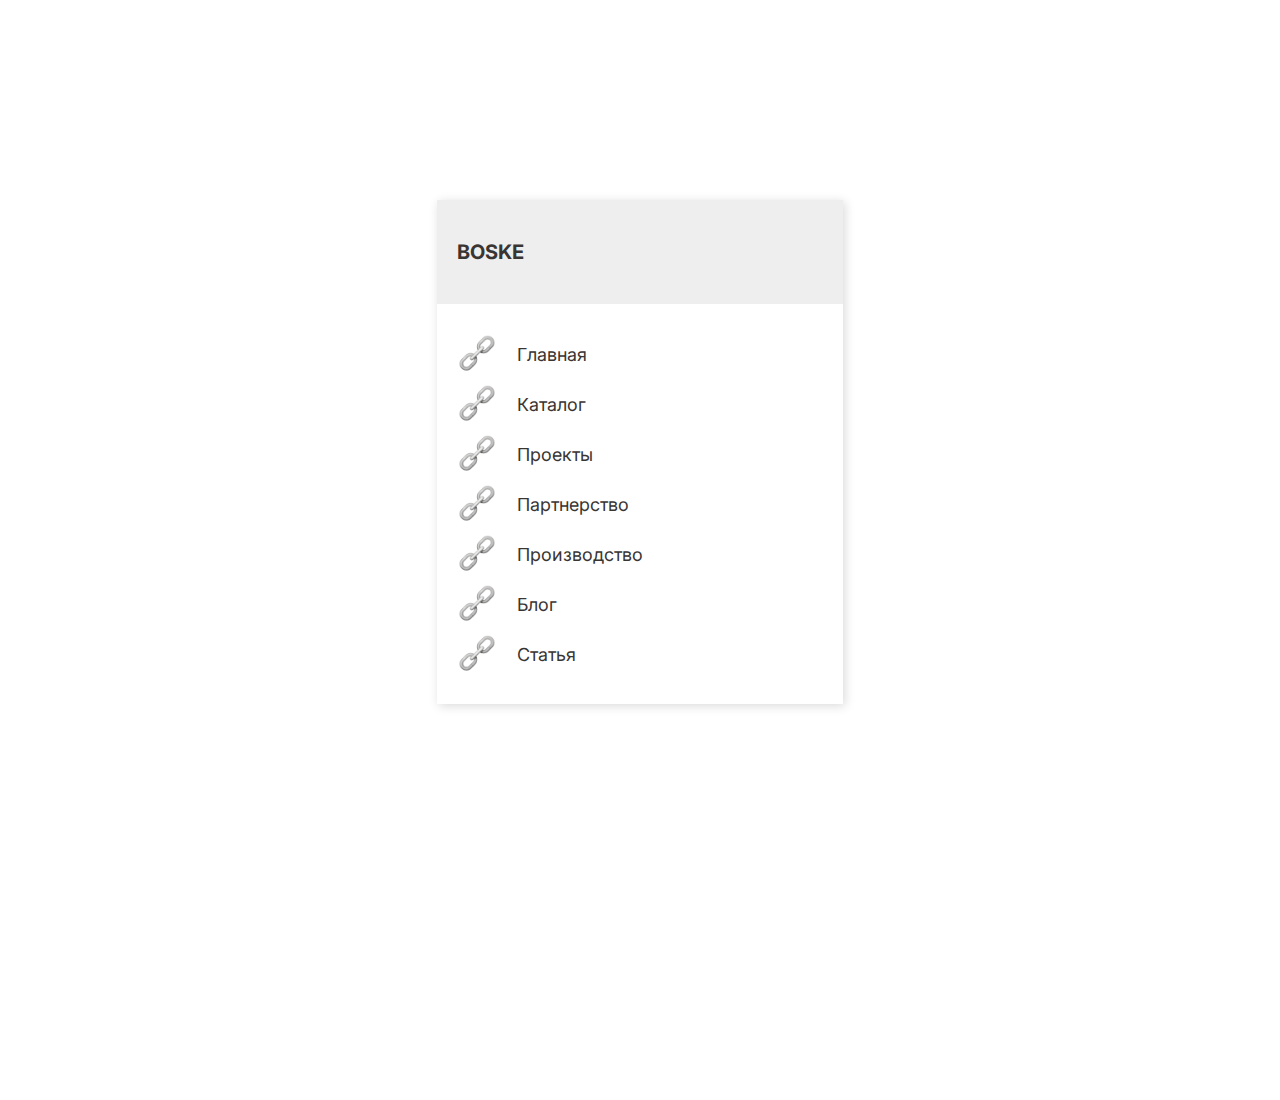
<file: site-nav-page.html>
<!--header.html-->
<!doctype html>
<html lang="en">
<head>
  <meta charset="UTF-8">
  <meta name="viewport"
        content="width=device-width, user-scalable=no, initial-scale=1.0, maximum-scale=1.0, minimum-scale=1.0">
  <meta http-equiv="X-UA-Compatible" content="ie=edge">
  <link rel="preconnect" href="https://fonts.googleapis.com">
  <link rel="preconnect" href="https://fonts.gstatic.com" crossorigin>
  <link href="https://fonts.googleapis.com/css2?family=Inter:ital,opsz,wght@0,14..32,100..900;1,14..32,100..900&family=Montserrat:ital,wght@0,100..900;1,100..900&display=swap" rel="stylesheet">
  <link
          rel="stylesheet"
          href="https://cdn.jsdelivr.net/npm/swiper@11/swiper-bundle.min.css"
  />
  <title></title>
  <script defer src="js/bundle.js"></script>
  <link href="css/style.min.css" rel="stylesheet"></head>
<body>

<header class="header">
  <div class="container">
    <div class="row">
      <div class="col-lg-2 col-md-6 col-m-6">
        <a href="index.html" class="logo">
          <img src="./img/logo.webp" alt="">
        </a>
      </div>
      <div class="col-lg-7 col-md-6 col-m-12">
        <nav class="header-nav">
          <a href="index.html" class="logo logo-mobile">
            <img src="./img/logo.webp" alt="">
          </a>
          <button class="close-menu-button"></button>
          <ul class="main-menu">
            <li>
              <a href="#">Каталог</a>
            </li>
            <li>
              <a href="#">Проекты</a>
            </li>
            <li>
              <a href="#">Для дизайнеров</a>
            </li>
            <li>
              <a href="#">Производство</a>
            </li>
            <li>
              <a href="#">Контакты</a>
            </li>
            <li>
              <a href="#">Журнал</a>
            </li>
          </ul>
          <a data-src="modal-form" href="#" class="btn btn-white btn-mobile open-modal-dialog">Обсудить проект</a>
        </nav>
      </div>
      <div class="col-lg-3 col-md-6 col-m-6">
        <a href="#" class="btn btn-header open-modal-dialog" data-src="modal-form">Обсудить проект</a>
        <button class="mobile-menu-btn"></button>
      </div>
    </div>
  </div>
</header>

<main>




<section class="site-nav-section">
  <div class="container">
    <div class="site-nav-block">
      <div class="site-nav-header">
        <p class="site-name">boske</p>
      </div>
      <nav class="site-nav">
        <ul>
          <li>
            <a href="https://mixastudio-dev.github.io/boske/index.html">Главная</a>
          </li>
          <li>
            <a href="https://mixastudio-dev.github.io/boske/catalog.html">Каталог</a>
          </li>
          <li>
            <a href="https://mixastudio-dev.github.io/boske/projects-page.html">Проекты</a>
          </li>
          <li>
            <a href="https://mixastudio-dev.github.io/boske/partnership-page.html">Партнерство</a>
          </li>
          <li>
            <a href="https://mixastudio-dev.github.io/boske/production-page.html">Производство</a>
          </li>
          <li>
            <a href="https://mixastudio-dev.github.io/boske/blog.html">Блог</a>
          </li>
          <li>
            <a href="https://mixastudio-dev.github.io/boske/single-blog.html">Статья</a>
          </li>
        </ul>
      </nav>
    </div>
  </div>
</section>

<style>
  header, footer {
    display: none;
  }
</style>


<!--footer.html-->
</main>

<footer class="footer animate-section">
    <div class="container">
      <div class="row">
        <div class="col-lg-5 col-md-12 col-m-12">
          <div class="footer-form">
            <div class="form-title">
              Заказать звонок
            </div>
            <div class="wpcf7 js" id="wpcf7-f86-o1" lang="ru-RU" dir="ltr" data-wpcf7-id="86">
              <div class="screen-reader-response"><p role="status" aria-live="polite" aria-atomic="true"></p> <ul></ul></div>
              <form action="#">
                <fieldset class="hidden-fields-container"><input type="hidden" name="_wpcf7" value="86"><input type="hidden" name="_wpcf7_version" value="6.1.3"><input type="hidden" name="_wpcf7_locale" value="ru_RU"><input type="hidden" name="_wpcf7_unit_tag" value="wpcf7-f86-o1"><input type="hidden" name="_wpcf7_container_post" value="0"><input type="hidden" name="_wpcf7_posted_data_hash" value="">
                </fieldset>
                <p><span class="wpcf7-form-control-wrap" data-name="placeholder"><input size="40" maxlength="400" class="wpcf7-form-control wpcf7-tel wpcf7-validates-as-required wpcf7-text wpcf7-validates-as-tel" aria-required="true" aria-invalid="false" value="ваш телефон" type="tel" name="placeholder"></span><br>
                  <input class="wpcf7-form-control wpcf7-submit has-spinner" type="submit" value="Жду звонка"><span class="wpcf7-spinner"></span>
                </p><div class="wpcf7-response-output" aria-hidden="true"></div>
              </form>
            </div>
          </div>
        </div>
        <div class="col-lg-7 col-md-12 col-m-12">
          <div class="footer-wrapper">
            <nav class="footer-nav">
              <ul class="footer-menu">
                <li>
                  <a href="#">Каталог</a>
                </li>
                <li>
                  <a href="#">Производство</a>
                </li>
                <li>
                  <a href="#">Проекты</a>
                </li>
                <li>
                  <a href="#">Журнал</a>
                </li>
                <li>
                  <a href="#">Для дизайнеров</a>
                </li>
                <li>
                  <a href="#">Контакты</a>
                </li>
              </ul>
            </nav>
            <div class="footer-contacts">
              <div class="contact-link contact-link-phone">
                <a href="tel:79113333333">+7(911) 33-333-33</a>
              </div>
              <div class="contact-link contact-link-mail">
                <a href="mailto:@boskemebel@yandex.ru">@boskemebel@yandex.ru</a>
              </div>
              <div class="footer-socials">
                <div class="btn-wrapper">
                  <a href="#" class="btn-link btn-link-telegram"></a>
                </div>
                <div class="btn-wrapper">
                  <a href="#" class="btn-link btn-link-whatsapp"></a>
                </div>
                <div class="btn-wrapper">
                  <a href="#" class="btn-link btn-link-vk"></a>
                </div>
                <div class="btn-wrapper">
                  <a href="#" class="btn-link btn-link-printerest"></a>
                </div>
                <div class="btn-wrapper">
                  <a href="#" class="btn-link btn-link-yandex"></a>
                </div>
                <div class="btn-wrapper">
                  <a href="#" class="btn-link btn-link-max"></a>
                </div>
              </div>
            </div>
          </div>
        </div>
      </div>
      <div class="row-bottom">
        <div class="footer-logo">
          <img src="./img/logo.webp" alt="">
        </div>
        <div class="footer-links">
          <a href="#">Политика конфиденциальности</a>
          <a href="#">Согласие на обработку персональных данных</a>
          
        </div>
      </div>
    </div>
</footer>

<div class="modal-dialog modal-form modal-opening" style="display:none;">
  <div class="modal-content">
    <div class="modal-body">
      <button type="button" class="modal-close" data-dismiss="modal" aria-label="Close"></button>
      <div class="form-wrapper">
        <div class="modal-title">Задать вопрос менеджеру</div>
        <div class="wpcf7 js" id="wpcf7-f87-o1" lang="ru-RU" dir="ltr" data-wpcf7-id="87">
          <div class="screen-reader-response"><p role="status" aria-live="polite" aria-atomic="true"></p> <ul></ul></div>
          <form action="/dev/#wpcf7-f87-o1" method="post" class="wpcf7-form init" aria-label="Контактная форма" novalidate="novalidate" data-status="init">
            <fieldset class="hidden-fields-container"><input type="hidden" name="_wpcf7" value="87"><input type="hidden" name="_wpcf7_version" value="6.1.3"><input type="hidden" name="_wpcf7_locale" value="ru_RU"><input type="hidden" name="_wpcf7_unit_tag" value="wpcf7-f87-o1"><input type="hidden" name="_wpcf7_container_post" value="0"><input type="hidden" name="_wpcf7_posted_data_hash" value="">
            </fieldset>
            <p><span class="wpcf7-form-control-wrap" data-name="your-name"><input size="40" maxlength="400" class="wpcf7-form-control wpcf7-text wpcf7-validates-as-required" aria-required="true" aria-invalid="false" placeholder="Ваше имя" value="" type="text" name="your-name"></span><br>
              <span class="wpcf7-form-control-wrap" data-name="your-tel"><input size="40" maxlength="400" class="wpcf7-form-control wpcf7-tel wpcf7-validates-as-required wpcf7-text wpcf7-validates-as-tel" aria-required="true" aria-invalid="false" placeholder="Телефон" value="" type="tel" name="your-tel"></span><br>
              <span class="wpcf7-form-control-wrap" data-name="your-message"><textarea cols="40" rows="10" maxlength="2000" class="wpcf7-form-control wpcf7-textarea" aria-invalid="false" placeholder="Комментарий" name="your-message"></textarea></span><br>
              <input class="wpcf7-form-control wpcf7-submit has-spinner" type="submit" value="Получить ответ"><span class="wpcf7-spinner"></span>
            </p><div class="wpcf7-response-output" aria-hidden="true"></div>
          </form>
        </div>
      </div>
    </div>
  </div>
</div>

<script src="https://cdn.jsdelivr.net/npm/swiper@11/swiper-bundle.min.js"></script>
</body>
</html>
</file>
<file: css/style.min.css>
*{box-sizing:border-box}body,h1,h2,h3,h4,p,figure,blockquote,dl,dd{margin:0}ul[role=list],ol[role=list]{list-style:none}html:focus-within{scroll-behavior:smooth}body{min-height:100vh;text-rendering:optimizeSpeed;line-height:1.5}a:not([class]){-webkit-text-decoration-skip:ink;text-decoration-skip-ink:auto}img,picture{max-width:100%;display:block}input,button,textarea,select{font:inherit;box-shadow:none;outline:none}@media(prefers-reduced-motion: reduce){html:focus-within{scroll-behavior:auto}*,*::before,*::after{animation-duration:.01ms !important;animation-iteration-count:1 !important;transition-duration:.01ms !important;scroll-behavior:auto !important}}*{font-family:"Inter";color:#393533}a{transition:.3s;text-decoration:none}p{font-weight:400;font-size:20px;line-height:120%;letter-spacing:0;text-transform:uppercase}h1,.h1{width:100%}h1:not(.main-banner-h1),.h1:not(.main-banner-h1){font-weight:700;font-size:100px;line-height:120%;letter-spacing:0;text-align:center;text-transform:uppercase;margin-bottom:10px}h2,.h2{font-weight:700;font-size:26px;line-height:120%;letter-spacing:0;text-transform:uppercase;width:100%}.title-wrapper{display:flex;width:100%;justify-content:space-between;margin-bottom:50px;align-items:flex-end}.title-wrapper h2{max-width:390px}.title-wrapper .description{max-width:50%;padding-right:1vw}.title-wrapper .description p{margin-bottom:20px}.title-wrapper .description p:last-of-type{margin-bottom:0}@media(max-width: 1024px){.title-wrapper{flex-wrap:wrap}.title-wrapper .description{max-width:100%;margin-top:20px;padding-right:0}h1:not(.main-banner-h1),.h1:not(.main-banner-h1){font-size:60px}}@media(max-width: 600px){h1:not(.main-banner-h1),.h1:not(.main-banner-h1){font-size:44px}h2,.h2{font-size:16px}p{font-size:14px;letter-spacing:-0.01em}.title-wrapper{margin-bottom:30px}}.sr-only{position:absolute;width:1px;height:1px;padding:0;margin:-1px;overflow:hidden;clip:rect(0, 0, 0, 0);white-space:nowrap;border:0}body::-webkit-scrollbar{width:6px;background-color:#393533}body::-webkit-scrollbar-thumb{border-radius:20px;background-color:#726b4a}body.admin-bar header{top:20px}.animate-section{opacity:0;transform:translateY(-50px);transition:opacity .6s ease,transform .6s ease}.animate-section.animated{opacity:1;transform:translateY(0)}main{min-height:70vh}.card-wrapper{transition:.3s;display:block}.card-wrapper .card-image{width:100%;margin-bottom:15px}.card-wrapper .card-image img{height:387px;width:100%;-o-object-fit:cover;object-fit:cover}.card-wrapper .card-title{width:100%;display:flex;align-items:flex-end;justify-content:space-between;padding-bottom:15px;border-bottom:1px solid rgba(57,53,51,.6980392157)}.card-wrapper .card-title span{font-weight:400;font-size:20px;line-height:120%;letter-spacing:0;transition:.3s;text-transform:uppercase}.card-wrapper .card-description{margin-top:15px}.card-wrapper .card-description p{text-transform:initial}.card-wrapper:hover .btn-link:after{transform:rotate(42deg)}.card-wrapper:hover .card-title span{color:#726b4a}.button-wrapper{display:flex;width:100%;justify-content:center;margin-top:50px}.custom-video{display:flex;align-items:center;justify-content:center;position:relative}.custom-video video,.custom-video iframe{max-width:100%;width:100%;height:inherit;-o-object-fit:cover;object-fit:cover}.custom-video .button-play-video{position:absolute;cursor:pointer;width:130px;height:91px;background-repeat:no-repeat;background-position:center;background-size:contain;background-image:url(../img/icons/btn-play.svg);background-color:rgba(0,0,0,0);border:none;z-index:1}.social-links .btn-link:hover{opacity:.7}.social-links .btn-link:hover:after{transform:none}@media(max-width: 600px){.card-wrapper .card-image{margin-bottom:10px}.card-wrapper .card-image img{height:220px}.card-wrapper .card-title{padding-bottom:10px}.card-wrapper .card-title span{font-size:14px}.card-wrapper .card-description{margin-bottom:12px}.card-wrapper .card-description p{font-size:12px}.button-wrapper{margin-top:30px}.button-wrapper .btn{padding:0 42px;width:-moz-fit-content;width:fit-content}.custom-video .button-play-video{width:66px;height:46px}}.container{margin:0 auto;display:flex;flex-wrap:wrap;max-width:1440px;width:100%;padding:0 60px}.container-fluid{max-width:100%;width:100%}.d-flex{display:flex;flex-wrap:wrap}.justify-between{justify-content:space-between}.justify-end{justify-content:flex-end}.flex-column{flex-direction:column}.row{display:flex;margin:0 -10px;width:calc(100% + 20px);flex-wrap:wrap}[class*=col-]{padding:0 10px}.col-lg-1{width:8.33333333%}.col-lg-2{width:16.66666667%}.col-lg-3{width:25%}.col-lg-4{width:33.33333333%}.col-lg-5{width:41.66666667%}.col-lg-6{width:50%}.col-lg-7{width:58.33333333%}.col-lg-8{width:66.66666667%}.col-lg-9{width:75%}.col-lg-10{width:83.33333333%}.col-lg-11{width:91.66666667%}.col-lg-12{width:100%}@media(max-width: 1024px){.row{margin:0 -12px;width:calc(100% + 24px)}[class*=col-]{padding:0 12px}.col-md-1{width:8.33333333%}.col-md-2{width:16.66666667%}.col-md-3{width:25%}.col-md-4{width:33.33333333%}.col-md-5{width:41.66666667%}.col-md-6{width:50%}.col-md-7{width:58.33333333%}.col-md-8{width:66.66666667%}.col-md-9{width:75%}.col-md-10{width:83.33333333%}.col-md-11{width:91.66666667%}.col-md-12{width:100%}.container{padding:0 20px}}@media(max-width: 600px){.col-m-1{width:8.33333333%}.col-m-2{width:16.66666667%}.col-m-3{width:25%}.col-m-4{width:33.33333333%}.col-m-5{width:41.66666667%}.col-m-6{width:50%}.col-m-7{width:58.33333333%}.col-m-8{width:66.66666667%}.col-m-9{width:75%}.col-m-10{width:83.33333333%}.col-m-11{width:91.66666667%}.col-m-12{width:100%}.container{padding:0 20px}}.btn{display:flex;justify-content:center;align-items:center;font-weight:400;font-size:16px;line-height:120%;letter-spacing:0;padding:0 30px;height:40px;width:100%;max-width:427px;transition:.3s;cursor:pointer;border-radius:30px}.btn-small{max-width:203px}.btn-gold{background-color:#726b4a;color:#fff;border:1px solid #726b4a}.btn-gold:hover{background-color:#393533;color:#fff;border-color:#393533}.btn-dark{background-color:#393533;color:#fff}.btn-dark:hover{background-color:#726b4a}.btn-bordered{border:1px solid #fff;background-color:rgba(0,0,0,0);color:#fff}.btn-bordered:hover{border-color:#f8f2e8;background-color:#f8f2e8;color:#393533}.btn-download{background-color:#fff;color:#393533}.btn-download:after{content:"";display:block;width:20px;height:20px;min-width:20px;background-repeat:no-repeat;background-position:center;background-size:contain;background-image:url(../img/icons/file-upload-ico-dark.svg);margin-left:20px}.btn-link{width:70px;min-width:70px;height:30px;display:flex;align-items:center;background-color:#726b4a;border-radius:20px;padding:0 7px;transition:.3s;justify-content:flex-end}.btn-link:after{content:"";display:block;width:12px;height:12px;background-repeat:no-repeat;background-position:center;background-size:12px;background-image:url(../img/icons/btn-arrow.svg);transition:.3s}.btn-link:hover:after{transform:rotate(42deg)}.btn-link-telegram:after{background-size:24px;width:24px;height:24px;background-image:url(../img/icons/telegram.svg)}.btn-link-telegram:hover{opacity:.7}.btn-link-telegram:hover:after{transform:none}.btn-link-whatsapp:after{background-size:24px;width:24px;height:24px;background-image:url(../img/icons/whatsapp.svg)}.btn-link-whatsapp:hover{opacity:.7}.btn-link-whatsapp:hover:after{transform:none}.btn-link-vk:after{background-size:24px;width:24px;height:24px;background-image:url(../img/icons/vk-ico.webp)}.btn-link-vk:hover{opacity:.7}.btn-link-vk:hover:after{transform:none}.btn-link-printerest:after{background-size:24px;width:24px;height:24px;background-image:url(../img/icons/printers-ico.webp)}.btn-link-printerest:hover{opacity:.7}.btn-link-printerest:hover:after{transform:none}.btn-link-yandex:after{background-size:24px;width:24px;height:24px;background-image:url(../img/icons/yandex-ico.svg)}.btn-link-yandex:hover{opacity:.7}.btn-link-yandex:hover:after{transform:none}.btn-link-max:after{background-size:contain;width:24px;height:24px;background-image:url(../img/icons/max-ico.webp)}.btn-link-max:hover{opacity:.7}.btn-link-max:hover:after{transform:none}@media(max-width: 600px){.btn{font-size:12px;height:30px}.btn-link{height:20px;width:70px}.btn-link:after{background-size:10px}}input[type=text],input[type=phone],input[type=email],input[type=tel]{font-weight:300;font-size:16px;line-height:90%;letter-spacing:0;padding:0 0 20px;color:rgba(255,255,255,.6980392157);background-color:rgba(0,0,0,0);border-color:#fff;border-width:0 0 1px 0}input[type=text]::-moz-placeholder, input[type=phone]::-moz-placeholder, input[type=email]::-moz-placeholder, input[type=tel]::-moz-placeholder{font-weight:inherit;font-size:inherit;line-height:inherit;letter-spacing:inherit;color:inherit}input[type=text]::placeholder,input[type=phone]::placeholder,input[type=email]::placeholder,input[type=tel]::placeholder{font-weight:inherit;font-size:inherit;line-height:inherit;letter-spacing:inherit;color:inherit}input{max-width:100%;width:100%;border-radius:0}textarea{max-width:100%;width:100%;resize:none;padding:0 0 20px;height:40px;font-weight:300;font-size:16px;line-height:90%;letter-spacing:0;color:rgba(255,255,255,.6980392157);background-color:rgba(0,0,0,0);border-color:#fff;border-width:0 0 1px 0;border-radius:0}textarea::-webkit-scrollbar{width:0;display:none}textarea::-moz-placeholder{font-weight:inherit;font-size:inherit;line-height:inherit;letter-spacing:inherit;color:inherit}textarea::placeholder{font-weight:inherit;font-size:inherit;line-height:inherit;letter-spacing:inherit;color:inherit}@media(max-width: 600px){input[type=text],input[type=phone],input[type=email],input[type=tel]{padding:0 0 12px;font-size:12px}textarea{padding:0 0 12px;font-size:12px;height:24px}}.footer-menu{display:flex;flex-wrap:wrap;list-style:none;padding:0;margin:0 0 0 auto;width:100%;max-width:80%}.footer-menu li{width:50%;margin-bottom:20px}.footer-menu li:last-of-type{margin-bottom:0}.footer-menu li a{font-weight:300;font-size:18px;line-height:120%;letter-spacing:0;color:#fff}.footer-menu li a:hover{color:#726b4a}@media(max-width: 1024px){.footer-menu{margin-left:0;margin-top:50px}}@media(max-width: 600px){.footer-menu li{width:100%;margin-bottom:10px;display:flex}.footer-menu li a{font-size:12px}}.main-menu{list-style:none;display:flex;align-items:center;justify-content:center;margin:0;padding:0}.main-menu li a{font-weight:400;font-size:16px;line-height:120%;letter-spacing:0;color:#fff}.main-menu li a:hover{color:#726b4a}.main-menu li+li{margin-left:40px}@media(max-width: 1340px){.main-menu li+li{margin-left:20px}}@media(max-width: 1180px){.main-menu li+li{margin-left:8px}}@media(max-width: 1024px){.main-menu{flex-direction:column;justify-content:flex-start;align-items:flex-start;margin-top:50px;max-width:50%}.main-menu li{margin-bottom:20px}.main-menu li:last-of-type{margin-bottom:0}.main-menu li+li{margin-left:0}}@media(max-width: 600px){.main-menu li a{font-size:14px}}.slider-section{max-width:100%;position:relative;overflow:hidden}.slider-wrapper{max-width:100%;position:relative;width:100%}.swiper-slide{transition:.3s}.swiper-button-next,.swiper-button-prev{right:0;width:40px;height:40px;background-repeat:no-repeat;background-position:center;background-size:12px;background-image:url(../img/icons/slider-arrow.svg);transition:.3s;border-radius:12px}.modal-dialog{position:fixed;right:0;top:0;z-index:99999;opacity:0;width:100%;min-height:100%;justify-content:center;align-items:center;visibility:hidden;transition:opacity .5s ease-in-out;display:flex;background:rgba(213,213,213,.68)}.modal-dialog .modal-body{width:100%;max-width:874px;margin-left:auto;padding:60px 130px;background-color:#393533;position:relative}.modal-dialog.modal-closing{opacity:0;transition:.5s}.modal-dialog.modal-opening{opacity:1;display:block;animation:fadeIn .5s ease;visibility:visible;pointer-events:initial}.modal-dialog .modal-content{max-width:874px;width:100%;height:100%}.modal-dialog .modal-open{overflow:hidden;pointer-events:none}.modal-dialog .modal-close{position:absolute;right:10px;top:10px;border:none;cursor:pointer;background-image:url(../img/icons/close-ico.svg);background-repeat:no-repeat;background-position:center;background-size:contain;background-color:rgba(0,0,0,0);width:20px;height:20px;padding:0}body.modal-open{overflow:hidden}@keyframes fadeIn{0%{opacity:0}0.1%{opacity:0}100%{opacity:1}}.modal-form .modal-title{font-weight:700;color:#fff;font-size:26px;line-height:120%;letter-spacing:0;text-transform:uppercase;margin-bottom:50px;width:100%;text-align:center}.modal-form .wpcf7 form input[type=submit]{max-width:427px;margin:10px auto 0;display:block}.modal-form .wpcf7 form>p .wpcf7-form-control-wrap{display:flex;margin-bottom:40px}@media(max-width: 600px){.modal-dialog .modal-body{padding:50px 20px}.modal-form .modal-title{font-size:14px;text-align:start;margin-bottom:30px}.modal-form .wpcf7 form input[type=submit]{max-width:197px;margin-top:30px}.modal-form .wpcf7 form>p .wpcf7-form-control-wrap{margin-bottom:20px}}.filters-wrapper{display:flex;width:calc(100% + 20px);margin:0 -10px 50px}.filters-wrapper .filter-item{padding:0 10px}.filters-wrapper .filter-item span{display:flex;justify-content:center;align-items:center;height:40px;padding:0 20px;transition:.3s;font-weight:400;font-size:16px;line-height:120%;letter-spacing:0;cursor:pointer;border:1px solid #393533;border-radius:50px}.filters-wrapper .filter-item.active span{background-color:#726b4a;color:#fff;border-color:#726b4a}@media(max-width: 1024px){.filters-wrapper{flex-wrap:wrap;margin:0 -5px 30px;width:calc(100% + 10px)}.filters-wrapper .filter-item{padding:10px 5px 0}.filters-wrapper .filter-item span{padding:0 5px;font-size:14px;height:30px}}@media(max-width: 600px){.filters-wrapper .filter-item span{font-size:12px}}.main-banner{background-repeat:no-repeat;background-position:center;background-size:cover;height:715px;position:relative}.main-banner .container{height:inherit}.main-banner .banner-content{height:inherit;padding:90px 0;display:flex;flex-direction:column;justify-content:flex-end;width:100%}.main-banner .banner-content .description p{color:#fff;text-align:center;font-size:26px;text-transform:uppercase;max-width:890px;margin:0 auto}.main-banner .banner-content h1{color:#fff;margin-bottom:20px}.main-banner .banner-content .btn{margin:0 auto}.main-banner .banner-content .btn-mobile{display:none}.main-banner .banner-content .btn-gold{border:1px solid #fff}.main-banner .banner-content .btn-gold:hover{color:#fff}.main-banner .banner-content .banner-logo{width:100%;display:flex;justify-content:center}.main-banner .banner-content .banner-logo img{max-width:550px;width:100%;-o-object-fit:contain;object-fit:contain}.main-banner .banner-content .main-banner-h1{font-weight:400;font-size:26px;line-height:120%;letter-spacing:0;text-align:center;text-transform:uppercase;color:#fff}.banner-page .banner-content{justify-content:center;padding:150px 0 90px}.banner-partnership .banner-content h1{font-size:70px;max-width:740px;margin:0 auto 50px}@media(max-width: 600px){.main-banner .banner-content .description{margin-bottom:20px}.main-banner .banner-content .description p{font-size:16px;max-width:250px}.main-banner .banner-content .btn-gold{border:none;padding:0 20px;width:-moz-fit-content;width:fit-content}.banner-page .banner-content{justify-content:flex-end}.main-banner.banner-page .banner-content{justify-content:flex-end;padding:40px 0}}.content-block-w-line{position:relative;margin:120px 0}.content-block-w-line .br-mobile{display:none}.content-block-w-line .wrapper{width:100%;display:flex;flex-direction:column;align-items:center}.content-block-w-line .wrapper h2{margin-bottom:30px;text-align:center}.content-block-w-line .wrapper .description{width:100%;margin-bottom:50px}.content-block-w-line .wrapper .description p{max-width:960px;margin:0 auto;text-align:center}@media(max-width: 600px){.content-block-w-line{margin:90px 0}.content-block-w-line .br-mobile{display:block}.content-block-w-line .wrapper .description{margin-bottom:30px}.content-block-w-line .wrapper .description p{max-width:300px}.content-block-w-line .wrapper .btn{padding:0 26px;width:-moz-fit-content;width:fit-content}}.video-block-wrapper{width:100%;position:relative;height:560px;margin-top:50px}.video-block-wrapper video{width:100%;height:inherit;-o-object-fit:cover;object-fit:cover}@media(max-width: 600px){.video-block-wrapper{margin-top:90px;height:220px}}.accordion-block{width:100%}.accordion-block .accordion-item{transition:all .3s;overflow:hidden;border-bottom:1px solid #000;padding:36px 0 26px}.accordion-block .accordion-item .accordion-item-header{width:100%;cursor:pointer;display:flex;align-items:center;justify-content:space-between;transition:all ease .3s;position:relative;font-weight:400;font-size:20px;line-height:120%;letter-spacing:0;text-transform:uppercase}.accordion-block .accordion-item .accordion-item-header .btn-link{margin-left:30px;padding:0 10px}.accordion-block .accordion-item .accordion-item-header .btn-link:after{transform:rotate(132deg)}.accordion-block .accordion-item .accordion-item-header:hover{color:#726b4a}.accordion-block .accordion-item .accordion-item-header:hover .btn-link{background-color:#393533}.accordion-block .accordion-item .accordion-item-header:hover .btn-link:after{transform:rotate(42deg)}.accordion-block .accordion-item .accordion-item-content{overflow:hidden;width:100%;transition:height .3s ease-in-out;height:0}.accordion-block .accordion-item .accordion-item-content .accordion-content-wrapper{padding-top:20px}.accordion-block .accordion-item .accordion-item-content .accordion-content-wrapper p{font-size:18px;text-transform:initial;color:#000}.accordion-block .accordion-item:first-of-type{padding-top:0}.accordion-block .accordion-item.active .accordion-item-header{color:#726b4a}.accordion-block .accordion-item.active .accordion-item-header .btn-link{background-color:#393533}.accordion-block .accordion-item.active .accordion-item-header .btn-link:after{transform:rotate(-48deg)}.accordion-block .accordion-item.active .accordion-item-content{transition:height .3s ease-in-out}@media(max-width: 600px){.accordion-block .accordion-item{padding-bottom:12px}.accordion-block .accordion-item .accordion-item-header{font-size:14px}.accordion-block .accordion-item .accordion-item-content .accordion-content-wrapper p{font-size:14px}}.faq{margin:120px 0;position:relative}.faq .faq-info{background-repeat:no-repeat;background-position:center;background-size:cover;height:430px;display:flex;flex-direction:column;justify-content:flex-end;width:100%}.faq .faq-info .faq-content{width:100%;padding:50px 40px;background-color:rgba(255,255,255,.0705882353);-webkit-backdrop-filter:blur(14px);backdrop-filter:blur(14px)}.faq .faq-info .faq-content h2{color:#fff;margin-bottom:30px}@media(max-width: 1024px){.faq .row .col-md-12:nth-of-type(2){order:-1}.faq .faq-info{margin-top:90px}}@media(max-width: 600px){.faq{margin:90px 0}.faq .faq-info{margin-top:50px;height:305px;margin-left:-20px;width:calc(100% + 40px)}.faq .faq-info .faq-content{padding:30px 20px;border-top:1px solid #fff}.faq .faq-info .faq-content h2{margin-bottom:20px}.faq .faq-info .faq-content .btn{padding:0 20px;width:-moz-fit-content;width:fit-content}}.callback-section{margin:115px 0;background-repeat:no-repeat;background-position:center;background-size:cover;padding:120px 0;overflow:hidden}.callback-section .form-title{width:100%;margin-bottom:30px}.callback-section .form-title p{max-width:440px}.callback-section p{color:#fff}.callback-section .form-wrapper{padding:40px 60px;position:relative;background-color:#393533}.callback-section .form-wrapper .wpcf7 form>p{display:flex;flex-wrap:wrap;width:100%;justify-content:space-between;margin-bottom:0}.callback-section .form-wrapper .wpcf7 form>p span{display:flex;max-width:calc(50% - 10px);width:100%;margin-bottom:30px}.callback-section .form-wrapper .wpcf7 form>p span:nth-of-type(5){max-width:100%}.callback-section .contacts-wrapper{padding:30px 40px;position:relative;height:calc(100% - 2px);display:flex;flex-direction:column;justify-content:center;border:1px solid #fff;background-color:rgba(0,0,0,.0705882353);-webkit-backdrop-filter:blur(17px);backdrop-filter:blur(17px)}.callback-section .contacts-wrapper>*{position:relative;z-index:1}.callback-section .contacts-wrapper h2{color:#fff;margin-bottom:17px;max-width:190px}.callback-section .contacts-wrapper .description{width:100%;margin-bottom:37px}.callback-section .contacts-wrapper .description p{max-width:487px}.callback-section .contacts-wrapper .social-links{display:flex;align-items:center;margin-left:50px}.callback-section .contacts-wrapper .social-links .btn-link{border-bottom:0}.callback-section .contacts-wrapper .social-links .btn-link+.btn-link{margin-left:8px}.callback-section .contacts-wrapper .contacts-row{display:flex;align-items:center}.callback-section .contacts-wrapper .contacts-row .subtitle{font-weight:400;font-size:20px;line-height:120%;letter-spacing:0;text-transform:uppercase;color:#fff}.callback-section .contacts-wrapper .contacts-row p{color:rgba(255,255,255,.8);font-weight:400;font-size:18px;letter-spacing:0;text-transform:initial;line-height:normal}.callback-section .contacts-wrapper .contacts-row a{color:rgba(255,255,255,.8);font-weight:400;font-size:18px;letter-spacing:0;border-bottom:1px solid #fff;line-height:normal}.callback-section .contacts-wrapper .contacts-row a:hover{color:#726b4a}.callback-section .contacts-wrapper .contacts-row .mail{border-bottom:0}.callback-section .contacts-wrapper .contacts-row .address{border-bottom:1px solid #fff}.callback-section .contacts-wrapper .contacts-row:nth-of-type(2){margin-bottom:24px}.callback-section .contacts-wrapper .contacts-row:nth-of-type(3){margin-bottom:24px}.callback-section .contacts-wrapper .contacts-row:nth-of-type(4){margin-bottom:17px}.callback-section.callback-section-mb0{margin-bottom:0}@media(max-width: 1024px){.callback-section .contacts-wrapper{margin-top:30px}}@media(max-width: 1024px){.callback-section{margin:90px 0;padding:50px 0}.callback-section .form-wrapper{padding:30px 20px}.callback-section .form-wrapper .wpcf7 form>p span{max-width:100%;margin-bottom:20px}.callback-section .form-wrapper .wpcf7 form div{flex-direction:column}.callback-section .form-wrapper .wpcf7 form div p:nth-of-type(2){margin-left:0;margin-bottom:30px;order:-1;font-size:8px}.callback-section .contacts-wrapper{padding:30px 20px;height:initial}.callback-section .contacts-wrapper h2{font-size:14px;margin-bottom:20px}.callback-section .contacts-wrapper .description{margin-bottom:20px}.callback-section .contacts-wrapper .contacts-row{flex-direction:column;align-items:flex-start;justify-content:flex-start}.callback-section .contacts-wrapper .contacts-row a{font-size:12px}.callback-section .contacts-wrapper .contacts-row .subtitle{font-size:14px}.callback-section .contacts-wrapper .contacts-row .address{font-size:12px}.callback-section .contacts-wrapper .contacts-row:nth-of-type(2){margin-bottom:20px}.callback-section .contacts-wrapper .contacts-row:nth-of-type(4){margin-bottom:10px}.callback-section .contacts-wrapper .social-links{margin-left:0;margin-top:10px}.callback-section .contacts-wrapper .social-links .btn-link{height:30px}.callback-section .contacts-wrapper .social-links .btn-link:after{background-size:24px}}.wpcf7 form .wpcf7-response-output{padding:0 !important;border:none !important}.wpcf7 form .wpcf7-not-valid-tip{font-size:12px;max-width:100%;margin-bottom:0}.wpcf7 form .hidden-fields-container{display:none}.wpcf7 form .wpcf7-spinner{display:none}.wpcf7 form input[type=submit]{height:40px;background-color:#726b4a;color:#fff;border:1px solid #726b4a;transition:.3s;cursor:pointer;font-weight:400;font-size:16px;line-height:120%;border-radius:30px;letter-spacing:0}.wpcf7 form input[type=submit]:hover{color:#726b4a;background-color:rgba(0,0,0,0)}.wpcf7 form input[type=file]{position:absolute;width:100%;height:100%;opacity:0;cursor:pointer;z-index:2}.wpcf7 form .wpcf7-form-control-wrap:has(.custom-file-display){position:relative}.wpcf7 form .custom-file-display{width:100%;padding:0 0 20px;border-bottom:1px solid rgba(255,255,255,.6980392157);cursor:pointer}.wpcf7 form .custom-file-display .file-icon{width:25px;height:25px;background-repeat:no-repeat;background-position:center;background-size:contain;background-image:url(../img/icons/file-upload-ico.svg);margin-left:20px}.wpcf7 form .custom-file-display .file-text{font-weight:300;font-size:16px;letter-spacing:0;color:rgba(255,255,255,.6980392157);text-transform:initial;cursor:pointer}.wpcf7 form br{display:none}.wpcf7 form div{display:flex}.wpcf7 form div p:nth-of-type(1){max-width:250px;width:100%}.wpcf7 form div p:nth-of-type(2){margin-left:45px;display:inline-flex;font-weight:300;font-size:10px;color:rgba(255,255,255,.8);text-transform:initial}@media(max-width: 1024px){.wpcf7 form .custom-file-display .file-icon{display:none}}@media(max-width: 600px){.wpcf7 form input[type=submit]{max-width:197px;height:30px;font-size:12px}.wpcf7 form .custom-file-display{padding-bottom:12px}.wpcf7 form .custom-file-display .file-text{font-size:12px}}.blog-section{margin:120px 0;overflow:hidden;max-width:100%;width:100%}.blog-section h2{width:100%;margin-bottom:30px;text-align:center}.blog-section .br-mobile{display:none}.blog-section .description{margin-bottom:50px;display:flex;width:100%;justify-content:center}.blog-section .description p{text-align:center}.blog-section .blog-slider{max-width:100%;width:100%;position:relative}.blog-section .blog-slider .swiper-pagination{display:none}.blog-section .card-wrapper .card-title{margin-bottom:10px}.blog-section .card-wrapper .card-title span{display:-webkit-box;-webkit-line-clamp:3;-webkit-box-orient:vertical;height:72px;overflow:hidden}.blog-section .card-wrapper .card-image img{height:426px}.blog-section .card-wrapper:nth-of-type(2) .card-title span{max-width:260px}@media(max-width: 1024px){.blog-section .blog-slider{padding-bottom:50px}.blog-section .blog-slider .swiper-pagination{display:block;bottom:0}.blog-section .blog-slider .swiper-pagination .swiper-pagination-bullet{width:6px;height:6px;background-color:#dcdcdc;opacity:1}.blog-section .blog-slider .swiper-pagination .swiper-pagination-bullet-active{background-color:#726b4a}}@media(max-width: 600px){.blog-section{margin:90px 0}.blog-section .br-mobile{display:block}.blog-section .description{margin-bottom:30px}.blog-section .description p{max-width:260px}.blog-section .card-wrapper .card-image{margin-bottom:12px}.blog-section .card-wrapper .card-image img{height:300px}.blog-section .card-wrapper .card-title span{height:52px}.blog-section .card-wrapper .card-tags{font-size:12px}.blog-section .button-wrapper{margin-top:20px}}.projects-section{margin:115px 0}.projects-section h2{max-width:340px}.projects-section .projects-grid{width:100%;display:grid;grid-template-columns:repeat(3, 1fr);grid-gap:40px 20px}.project-item .project-video{height:760px;width:100%;margin-bottom:15px;position:relative;display:flex;align-items:center;justify-content:center}.project-item .project-title{font-weight:400;font-size:16px;line-height:120%;letter-spacing:0}@media(max-width: 1024px){.project-item .project-video{height:472px;width:265px;min-width:265px}}@media(max-width: 600px){.project-item .project-video{margin-bottom:10px}.project-item .project-title{font-size:12px}}.callback-type2{padding:80px 0;background-repeat:no-repeat;background-position:center;background-size:cover;background-image:url(../img/callback-type-back.webp)}.callback-type2 h2{color:#fff}.callback-type2 .form-wrapper{padding:40px 30px;background-color:#393533}.callback-type2 .form-wrapper .form-title{font-weight:400;font-size:20px;line-height:120%;letter-spacing:0;text-transform:uppercase;color:#fff;margin-bottom:30px}.callback-type2 .form-wrapper .wpcf7 form>p{display:flex;flex-wrap:wrap;justify-content:space-between}.callback-type2 .form-wrapper .wpcf7 form>p .wpcf7-form-control-wrap{max-width:calc(50% - 10px);width:100%;margin-bottom:30px}@media(max-width: 1024px){.callback-type2 h2{margin-bottom:30px}}@media(max-width: 600px){.callback-type2{padding:70px 0}.callback-type2 .form-wrapper{padding:30px 20px}.callback-type2 .form-wrapper .form-title{font-size:14px}.callback-type2 .form-wrapper .wpcf7 form>p .wpcf7-form-control-wrap{max-width:100%;margin-bottom:20px}.callback-type2 .form-wrapper .wpcf7 form div{flex-direction:column}.callback-type2 .form-wrapper .wpcf7 form div p:nth-of-type(1){display:flex;justify-content:center;width:100%;max-width:100%}.callback-type2 .form-wrapper .wpcf7 form div p:nth-of-type(2){order:-1;margin-left:0;margin-bottom:30px;font-size:8px}}.tabs-block{width:100%}.tabs-block .tab-panels{position:relative;width:100%;height:auto}.tabs-block .tab-panel{display:none;width:100%;opacity:0;visibility:hidden;transition:all .4s ease}.tabs-block .tab-panel.active{opacity:1;visibility:visible;display:block}.tabs-block .tabs-nav{display:flex;align-items:center;width:calc(100% + 20px);margin:0 -10px 50px}.tabs-block .tabs-nav .nav-button{padding:0 10px;background-color:rgba(0,0,0,0);border:none}.tabs-block .tabs-nav .nav-button span{display:flex;justify-content:center;align-items:center;height:40px;padding:0 40px;transition:.3s;font-weight:400;font-size:16px;line-height:120%;letter-spacing:0;cursor:pointer;border:1px solid #393533;border-radius:50px}.tabs-block .tabs-nav .nav-button.active span{background-color:#726b4a;color:#fff;border-color:#726b4a}.short-nav-section{margin:0 0 120px;background-color:#393533;padding:60px 0}.short-nav-section h2{color:#fff;max-width:860px;width:100%;margin:0 auto 30px;text-align:center}.short-nav-section .description{width:100%;margin-bottom:40px}.short-nav-section .description p{color:#fff;max-width:930px;margin:0 auto 20px;text-align:center}.short-nav-section .description p:last-of-type{margin-bottom:0}.short-nav-section .description p a{color:inherit;font-weight:inherit;font-size:inherit;line-height:inherit;letter-spacing:inherit}.short-nav-section .description p a:hover{color:#726b4a}.short-nav-section .buttons-wrapper{display:flex;align-items:center;justify-content:center;width:100%}.short-nav-section .buttons-wrapper .btn+.btn{margin-left:20px}.short-nav-section .btn-download{margin:0 auto}.short-nav-section .btn-gold:hover{border-color:#fff;background-color:rgba(0,0,0,0);color:#fff}.catalog-section{margin:110px 0 115px}.catalog-section .catalog-grid{width:100%;display:grid;grid-template-columns:repeat(2, 1fr);grid-gap:40px 20px}.catalog-section .title-wrapper .title-h2{width:50%;padding-right:10px}.catalog-section .title-wrapper .description{padding-left:10px}.advantages-section{margin:120px 0;background-color:#393533;padding:60px 0}.advantages-section .br-mobile{display:none}.advantages-section h2{margin-bottom:30px;color:#fff;max-width:460px}.advantages-section .description{width:100%}.advantages-section .description p{color:#fff;margin-bottom:0}.advantages-section .content-wrapper{max-width:494px;width:100%}.advantages-section .container-wrapper-right .description{margin-bottom:60px}.advantages-section .btn:hover{border-color:#fff;background-color:rgba(0,0,0,0);color:#fff}@media(max-width: 1024px){.catalog-section .title-wrapper .title-h2{padding-right:0}.catalog-section .title-wrapper .description{padding-left:0}.catalog-section .catalog-grid{grid-template-columns:1fr}.projects-section{overflow:hidden}.projects-section .container{padding:0}.projects-section .title-wrapper{padding:0 20px}.projects-section .projects-grid{display:flex;overflow:auto;padding:0 20px}.projects-section .projects-grid::-webkit-scrollbar{display:none;width:0}}@media(max-width: 600px){.main-banner{height:667px}.main-banner .banner-content{padding:60px 0}.main-banner .banner-content .banner-logo{margin-bottom:10px}.main-banner .banner-content .main-banner-h1{font-size:16px}.main-banner .banner-content .btn-mobile{display:flex;padding:0 48px;background-color:#fff;width:-moz-fit-content;width:fit-content}.short-nav-section{padding:70px 0}.short-nav-section .buttons-wrapper .btn{max-width:158px;width:100%;padding:0 10px}.catalog-section{margin:90px 0}.catalog-section .catalog-grid{grid-gap:20px}.projects-section{margin:90px 0}.projects-section .title-wrapper h2{max-width:158px}.projects-section .title-wrapper .description{margin-top:30px}.advantages-section{margin:90px 0;padding:70px 0}.advantages-section .br-mobile{display:block}.advantages-section h2{margin-bottom:20px;max-width:260px}.advantages-section .container-wrapper-right{margin-top:40px}.advantages-section .container-wrapper-right .description{margin-bottom:20px}.advantages-section .container-wrapper-right .btn{text-align:center;height:40px;padding:0 20px}.short-nav-section .btn-download{max-width:197px;height:40px;text-align:center;padding:0 12px}.short-nav-section .btn-download:after{margin-left:3px}}.footer{padding:47px 0 10px;background-color:#393533}.footer .footer-form .form-title{color:#fff;font-weight:700;font-size:26px;line-height:120%;letter-spacing:0;text-transform:uppercase;margin-bottom:30px}.footer .footer-form .wpcf7 form{max-width:427px}.footer .footer-form .wpcf7 form input[type=submit]{margin-top:30px;background-color:#fff;color:#000;border-radius:54px}.footer .footer-form .wpcf7 form input[type=submit]:hover{background-color:#726b4a;color:#fff}.footer .row-bottom{width:100%;margin-top:40px;display:flex;justify-content:space-between;align-items:flex-end}.footer .row-bottom .footer-links{display:flex;max-width:60%;width:100%;padding-bottom:10px;justify-content:flex-end}.footer .row-bottom .footer-links a{font-weight:300;font-size:14px;line-height:120%;letter-spacing:0;color:#fff}.footer .row-bottom .footer-links a:hover{color:#726b4a}.footer .row-bottom .footer-links a+a{margin-left:30px}.footer .footer-logo{display:flex;width:-moz-fit-content;width:fit-content}.footer .footer-logo img{max-width:277px;width:100%;-o-object-fit:contain;object-fit:contain}.footer .footer-wrapper{display:flex}.footer .footer-wrapper .footer-contacts{max-width:226px}.footer .footer-wrapper .contact-link{width:100%;margin-bottom:20px}.footer .footer-wrapper .contact-link a{font-weight:300;letter-spacing:0;color:rgba(255,255,255,.8)}.footer .footer-wrapper .contact-link a:hover{color:#726b4a}.footer .footer-wrapper .contact-link-mail{font-size:18px}.footer .footer-wrapper .contact-link-phone a{font-size:20px;text-decoration:underline}.footer .footer-socials{display:flex;flex-wrap:wrap;margin:0 -4px;width:calc(100% + 8px);justify-content:flex-end}.footer .footer-socials .btn-wrapper{padding:0 4px 10px}@media(max-width: 1024px){.footer .footer-wrapper .footer-contacts{margin-top:50px}.footer .row-bottom{flex-direction:column;justify-content:flex-start;align-items:flex-start}.footer .row-bottom .footer-links{max-width:100%;flex-direction:column;order:-1}.footer .row-bottom .footer-links a{margin-bottom:10px}.footer .row-bottom .footer-links a+a{margin-left:0}}@media(max-width: 600px){.footer{padding:50px 0 5px}.footer .footer-form .form-title{margin-bottom:30px;font-size:14px}.footer .footer-form .wpcf7 form input[type=submit]{margin-top:20px;max-width:158px}.footer .footer-wrapper .contact-link{margin-bottom:2px;display:flex;width:-moz-fit-content;width:fit-content}.footer .footer-wrapper .contact-link a{font-size:14px}.footer .footer-socials{margin-top:12px;justify-content:flex-start}.footer .footer-socials .btn-link{height:30px}.footer .footer-socials .btn-link:after{background-size:24px}.footer .row-bottom .footer-links a{font-size:12px}.footer .footer-logo img{max-width:190px}}.header{position:fixed;top:0;left:0;width:100%;padding:10px 0;transition:.3s;background-color:rgba(255,255,255,.0705882353);-webkit-backdrop-filter:blur(10px);backdrop-filter:blur(10px);z-index:999}.header.scrolled{background-color:rgba(57,53,51,.6901960784)}.header .row{align-items:center}.header .logo{display:flex;width:-moz-fit-content;width:fit-content}.header .logo img{max-width:104px;width:100%;-o-object-fit:contain;object-fit:contain}.header .btn-header{background-color:#fff;color:#000;border-radius:50px;padding:0 34px;max-width:-moz-fit-content;max-width:fit-content;margin-left:auto}.header .btn-header:hover{background-color:#726b4a;color:#fff}.header .close-menu-button{display:none}.header .mobile-menu-btn{display:none}.header .btn-mobile{display:none}.header .logo-mobile{display:none}@media(max-width: 1024px){.header .row .col-md-6:nth-of-type(2){width:0;padding:0}.header .row .col-md-6:nth-of-type(3){display:flex;justify-content:flex-end}.header .header-nav{position:fixed;top:0;left:0;width:100%;opacity:0;visibility:hidden;overflow:auto;pointer-events:none;transition:.3s;background-color:#393533;padding:10px 20px 30px}.header .header-nav.show{opacity:1;visibility:visible;pointer-events:initial}.header .logo-mobile{display:flex}.header .btn-header{display:none}.header .close-menu-button{display:flex;position:absolute;padding:0;top:0;right:0;width:50px;height:50px;background-repeat:no-repeat;background-position:center;background-size:50px;background-color:rgba(0,0,0,0);border:none;background-image:url(../img/icons/close-menu-ico.svg)}.header .mobile-menu-btn{display:flex;height:8px;flex-direction:column;justify-content:space-between;align-items:flex-end;background-color:rgba(0,0,0,0);border:none;padding:0}.header .mobile-menu-btn:after{content:"";display:block;width:30px;height:1px;background-color:#fff}.header .mobile-menu-btn:before{content:"";display:block;width:20px;height:1px;background-color:#fff}.header .btn-mobile{display:flex;background-color:#fff;color:#393533;padding:0 28px;width:-moz-fit-content;width:fit-content;position:absolute;right:20px;bottom:30px}}@media(max-width: 600px){.header{padding:20px 0}.header .logo img{max-width:52px}.header .header-nav{padding:20px 20px 30px}.header .close-menu-button{top:5px}}.catalog-main{margin:95px 0 120px}.catalog-main .filters-wrapper .filter-item:nth-of-type(1){width:14%}.catalog-main .filters-wrapper .filter-item:nth-of-type(2){width:20%}.catalog-main .filters-wrapper .filter-item:nth-of-type(3){width:16%}.catalog-main .filters-wrapper .filter-item:nth-of-type(4){width:16%}.catalog-main .filters-wrapper .filter-item:nth-of-type(5){width:17%}.catalog-main .filters-wrapper .filter-item:nth-of-type(6){width:17%}.catalog-main .catalog-grid{display:grid;grid-template-columns:repeat(3, 1fr);grid-gap:50px 20px}.catalog-main .card-wrapper .card-description{padding-bottom:15px;border-bottom:1px solid rgba(57,53,51,.6980392157);transition:.3s;margin-bottom:0}.catalog-main .card-wrapper .card-description p{text-transform:initial;transition:.3s}.catalog-main .card-wrapper:hover .card-description{border-color:#726b4a}.catalog-main .card-wrapper:hover .card-description p{color:#726b4a}@media(max-width: 1024px){.catalog-main .catalog-grid{grid-template-columns:repeat(2, 1fr)}}@media(max-width: 600px){.catalog-main{margin:60px 0 90px}.catalog-main .filters-wrapper .filter-item:nth-of-type(1){width:25%}.catalog-main .filters-wrapper .filter-item:nth-of-type(2){width:45%}.catalog-main .filters-wrapper .filter-item:nth-of-type(3){width:30%}.catalog-main .filters-wrapper .filter-item:nth-of-type(4){width:25%}.catalog-main .filters-wrapper .filter-item:nth-of-type(5){width:45%}.catalog-main .filters-wrapper .filter-item:nth-of-type(6){width:30%}.catalog-main .catalog-grid{grid-gap:20px;grid-template-columns:1fr}.catalog-main .card-wrapper .card-description{padding-bottom:12px}}.project-main{margin:95px 0 120px}.project-main .filters-wrapper .filter-item:nth-of-type(1){width:11%}.project-main .filters-wrapper .filter-item:nth-of-type(2){width:12%}.project-main .filters-wrapper .filter-item:nth-of-type(3){width:18%}.project-main .filters-wrapper .filter-item:nth-of-type(4){width:14%}.project-main .filters-wrapper .filter-item:nth-of-type(5){width:15%}.project-main .filters-wrapper .filter-item:nth-of-type(6){width:16%}.project-main .filters-wrapper .filter-item:nth-of-type(7){width:14%}.project-main .project-main-grid{display:grid;grid-template-columns:repeat(3, 1fr);grid-gap:50px 20px}.project-main-promo{margin:120px 0 0;background-color:#726b4a;padding:50px 0}.project-main-promo h2{text-align:center;color:#fff;margin-bottom:40px}.project-main-promo .btn{margin:0 auto}.project-main-promo .btn:hover{border-color:#393533;color:#393533}@media(max-width: 1024px){.banner-projects .banner-content .description p{max-width:100%}.project-main{margin:60px 0 90px;overflow:hidden}.project-main .container{padding:0}.project-main .project-main-grid{display:flex;overflow:auto;padding:0 20px}.project-main .project-main-grid::-webkit-scrollbar{display:none;width:0}.project-main .filters-wrapper{padding:0 20px}.project-main .filters-wrapper .filter-item:nth-of-type(1){width:23%}.project-main .filters-wrapper .filter-item:nth-of-type(2){width:23%}.project-main .filters-wrapper .filter-item:nth-of-type(3){width:31%}.project-main .filters-wrapper .filter-item:nth-of-type(4){width:23%}.project-main .filters-wrapper .filter-item:nth-of-type(5){width:23%}.project-main .filters-wrapper .filter-item:nth-of-type(6){width:40%}.project-main .filters-wrapper .filter-item:nth-of-type(7){width:37%}.project-main-promo{margin-top:90px;padding:70px 0}.project-main-promo .container{flex-direction:column}.project-main-promo h2{max-width:210px;margin:0 auto 30px;width:100%}.project-main-promo .btn{padding:0 10px;width:-moz-fit-content;width:fit-content}}@media(max-width: 600px){.project-main-promo h2{max-width:140px}}.button-file-section{margin:130px 0}.button-file-section .title{width:100%;margin-bottom:40px}.button-file-section h2{font-size:20px;text-align:center;max-width:540px;margin:0 auto;font-weight:400}.button-file-section .btn{margin:0 auto;background-color:#393533;color:#fff}.button-file-section .btn:after{content:"";display:block;width:20px;height:20px;min-width:20px;background-repeat:no-repeat;background-position:center;background-size:contain;background-image:url(../img/icons/file-upload-ico.svg);margin-left:20px}.button-file-section .btn:hover{background-color:#726b4a}@media(max-width: 1024px){.banner-partnership .banner-content h1{font-size:60px}}@media(max-width: 600px){.banner-partnership .banner-content h1{font-size:34px;margin:0 auto 30px}.button-file-section{margin:90px 0}.button-file-section .title{margin-bottom:30px}.button-file-section h2{font-size:14px}.button-file-section .btn{max-width:197px;padding:0 12px;position:relative}.button-file-section .btn:after{position:absolute;right:12px;width:17px;height:17px}}.production-video-section{margin:120px 0}.production-video-section .description-top{width:100%}.production-video-section .description-top p{max-width:50%;margin-left:auto;text-align:right}.production-video-section .content-bottom{display:flex;width:100%;justify-content:space-between;margin-top:50px;align-items:flex-end}.production-video-section .content-bottom .description p{max-width:762px;width:100%}.short-nav-section-production{margin:120px 0}.short-nav-section-production .description p{max-width:540px}.short-nav-section-production .btn{background-color:#fff;color:#393533;margin:0 auto}.short-nav-section-production .btn:hover{background-color:#726b4a;color:#fff}@media(max-width: 1024px){.production-video-section .description-top p{max-width:400px}.production-video-section .content-bottom{flex-direction:column}.production-video-section .content-bottom .btn{margin:30px auto 0}}@media(max-width: 600px){.main-banner.banner-page-production h1{font-size:34px}.production-video-section{margin:70px 0}.production-video-section .description-top p{max-width:269px;margin-left:0;text-align:start}.production-video-section .video-block-wrapper{margin-top:20px}.production-video-section .content-bottom{margin-top:30px;align-items:flex-start}.production-video-section .content-bottom .btn{margin:30px 0 0;padding:0 20px;width:-moz-fit-content;width:fit-content}.short-nav-section-production .description p{max-width:300px}.short-nav-section-production .btn{max-width:197px;padding:0 20px}}.blog-main{margin:120px 0}.blog-main .filters-wrapper .filter-item:nth-of-type(1){width:11%}.blog-main .filters-wrapper .filter-item:nth-of-type(2){width:12%}.blog-main .filters-wrapper .filter-item:nth-of-type(3){width:18%}.blog-main .filters-wrapper .filter-item:nth-of-type(4){width:14%}.blog-main .filters-wrapper .filter-item:nth-of-type(5){width:15%}.blog-main .card-wrapper{margin-bottom:50px}.blog-main .btn-arrow-link{background-color:#393533;color:#fff;position:relative;margin:40px auto 0}.blog-main .btn-arrow-link:after{content:"";display:block;width:70px;height:30px;border-radius:20px;background-color:#726b4a;background-repeat:no-repeat;background-position:85% 50%;background-size:13px;background-image:url(../img/icons/btn-arrow.svg);position:absolute;right:7px}.blog-main .btn-arrow-link:hover{background-color:#726b4a}@media(max-width: 600px){.banner-page-blog .banner-content .description p{max-width:280px}.blog-main{margin:70px 0 90px}.blog-main .card-wrapper{margin-bottom:20px}.blog-main .filters-wrapper .filter-item:nth-of-type(1){width:23%}.blog-main .filters-wrapper .filter-item:nth-of-type(2){width:27%}.blog-main .filters-wrapper .filter-item:nth-of-type(3){width:50%}.blog-main .filters-wrapper .filter-item:nth-of-type(4){width:50%}.blog-main .filters-wrapper .filter-item:nth-of-type(5){width:50%}.blog-main .btn-arrow-link{padding:0 5px 0 15px;margin-top:10px;max-width:196px;justify-content:flex-start}.blog-main .btn-arrow-link:after{height:20px;width:67px}}.single-blog-main{margin:95px 0 120px}.single-blog-main .description-bottom{padding-top:50px;margin-top:50px;border-top:1px solid #393533}.single-blog-main .image-wrapper{width:100%;height:100%}.single-blog-main .image-wrapper img{width:100%;height:100%;-o-object-fit:cover;object-fit:cover}.related-blog-posts{margin:120px 0}.related-blog-posts h2{margin-bottom:50px}.post-share-section{margin:120px 0}.post-share-section .title{font-weight:700;font-size:20px;line-height:120%;letter-spacing:0;text-align:center;text-transform:uppercase;margin-bottom:30px}.post-share-section .share-wrapper{width:100%;display:flex;flex-direction:column;align-items:center}.post-share-section .social-links{margin-bottom:50px;display:flex;align-items:center;justify-content:center}.post-share-section .social-links .btn-link{margin:0 4px}@media(max-width: 1024px){.single-blog-main .tabs-block .tabs-nav{flex-wrap:wrap;margin:0 -5px 20px;width:calc(100% + 10px)}.single-blog-main .tabs-block .tabs-nav .nav-button{padding:10px 5px 0}.single-blog-main .tabs-block .tabs-nav .nav-button span{font-size:12px;padding:0 5px}.single-blog-main .tabs-block .tabs-nav .nav-button:nth-of-type(1){width:23%}.single-blog-main .tabs-block .tabs-nav .nav-button:nth-of-type(2){width:27%}.single-blog-main .tabs-block .tabs-nav .nav-button:nth-of-type(3){width:50%}.single-blog-main .tabs-block .tabs-nav .nav-button:nth-of-type(4){width:50%}.single-blog-main .tabs-block .tabs-nav .nav-button:nth-of-type(5){width:50%}.single-blog-main .image-wrapper{height:220px;margin-bottom:30px}.single-blog-main .description-bottom{padding-top:20px;margin-top:20px}}@media(max-width: 600px){.single-blog-main{margin:70px 0 90px}.related-blog-posts{margin:90px 0 70px}.related-blog-posts h2{margin-bottom:30px}.related-blog-posts .card-wrapper{margin-bottom:20px}.post-share-section{margin:90px 0}.post-share-section .title{margin-bottom:20px;font-size:16px}.post-share-section .social-links{margin-bottom:30px}.post-share-section .social-links .btn-link{height:30px}.post-share-section .social-links .btn-link:after{background-size:24px}.post-share-section .btn{max-width:196px;padding:0 20px}}.site-nav-section{margin:200px 0}.site-nav-section .site-nav-block{max-width:35%;margin:auto;width:100%;box-shadow:2px 2px 10px rgba(0,0,0,.15)}.site-nav-section .site-nav-header{width:100%;padding:40px 20px;background-color:#eee;display:flex;align-items:center;justify-content:space-between}.site-nav-section .site-nav-header .site-name{text-transform:uppercase;font-weight:700}.site-nav-section .site-nav-header .site-logo img{max-width:160px;-o-object-fit:contain;object-fit:contain;width:100%}.site-nav-section .site-nav{padding:30px 20px}.site-nav-section .site-nav ul{padding:0;list-style:none;margin:0}.site-nav-section .site-nav ul li{display:flex;align-items:center;margin-bottom:10px}.site-nav-section .site-nav ul li:before{content:"";display:flex;width:40px;height:40px;background-repeat:no-repeat;background-position:center;background-size:contain;background-image:url(../img/icons/link-ico.png);margin-right:20px}.site-nav-section .site-nav ul li a{font-size:18px}.site-nav-section .site-nav ul li a:hover{color:#3952e0}.site-nav-section .site-nav ul li:last-of-type{margin-bottom:0}@media(max-width: 1024px){.site-nav-section .site-nav-block{max-width:100%}}

/*# sourceMappingURL=[data-uri]*/
</file>
